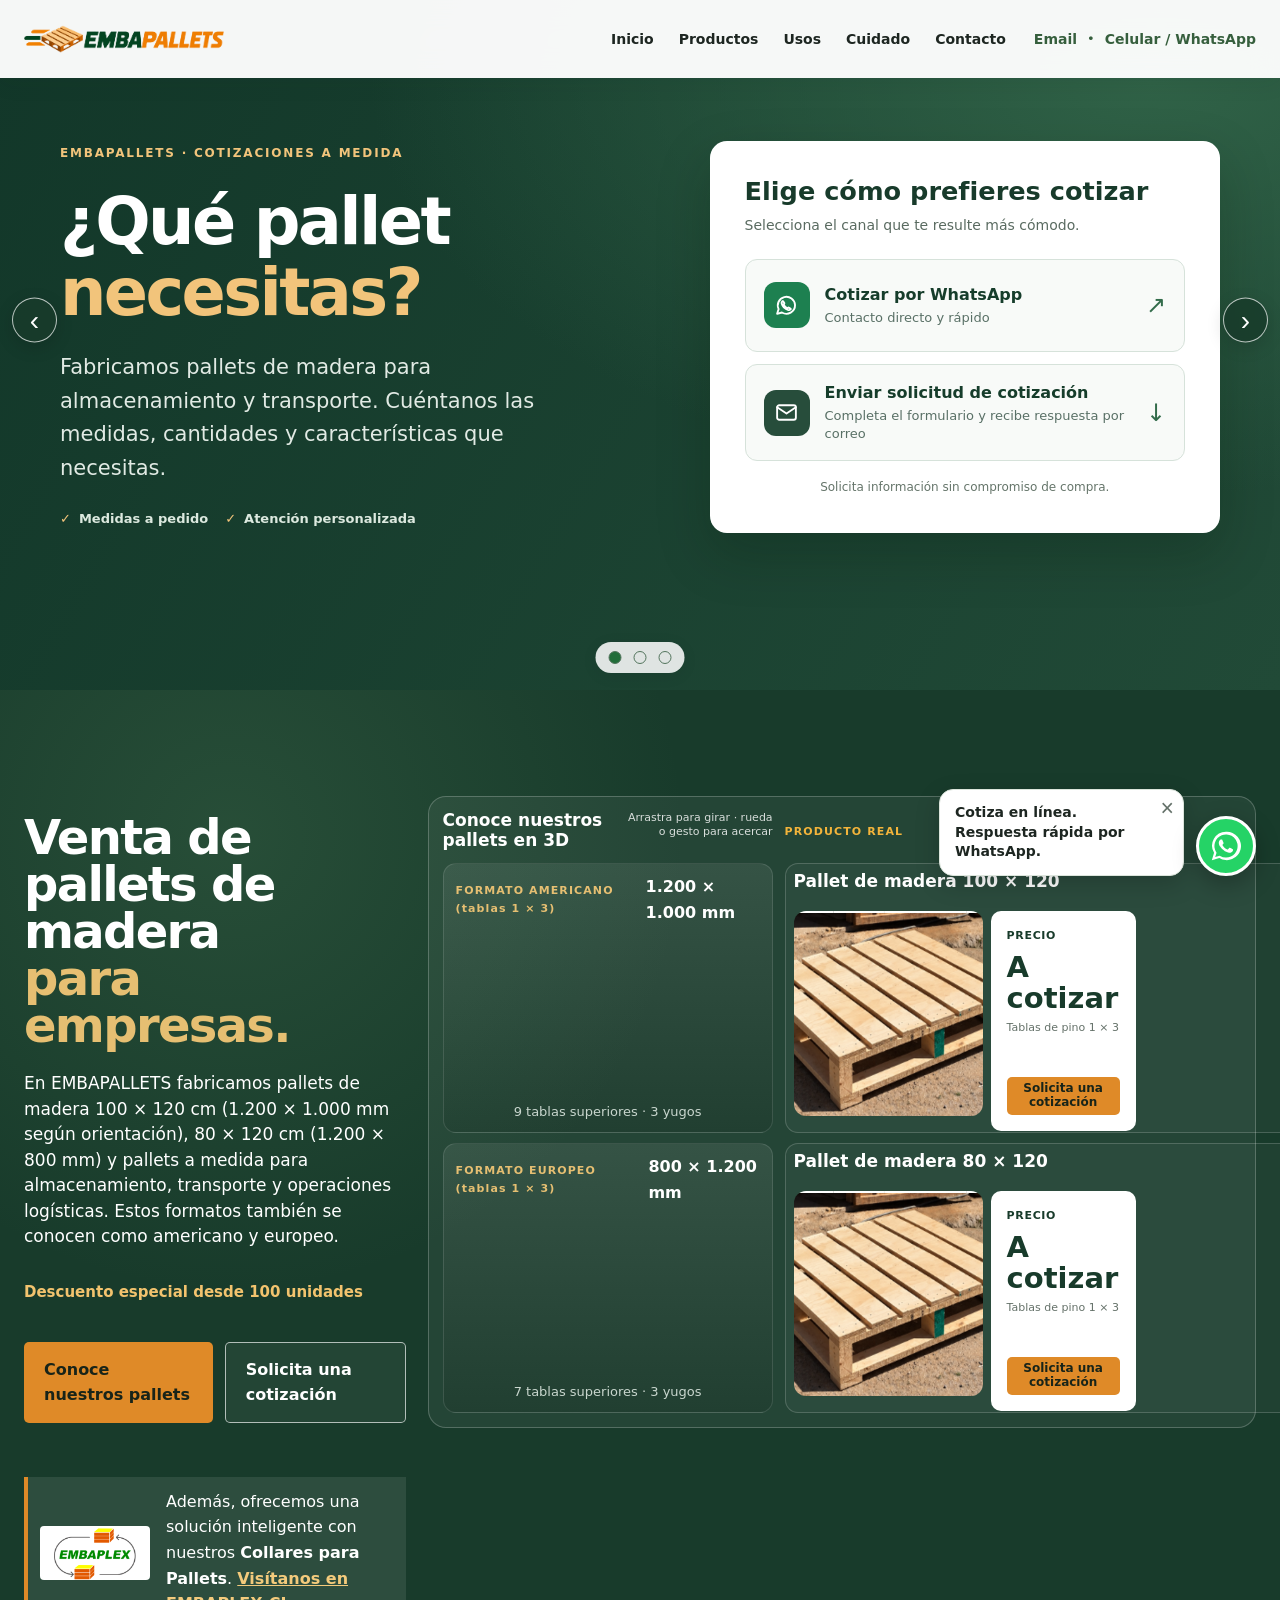
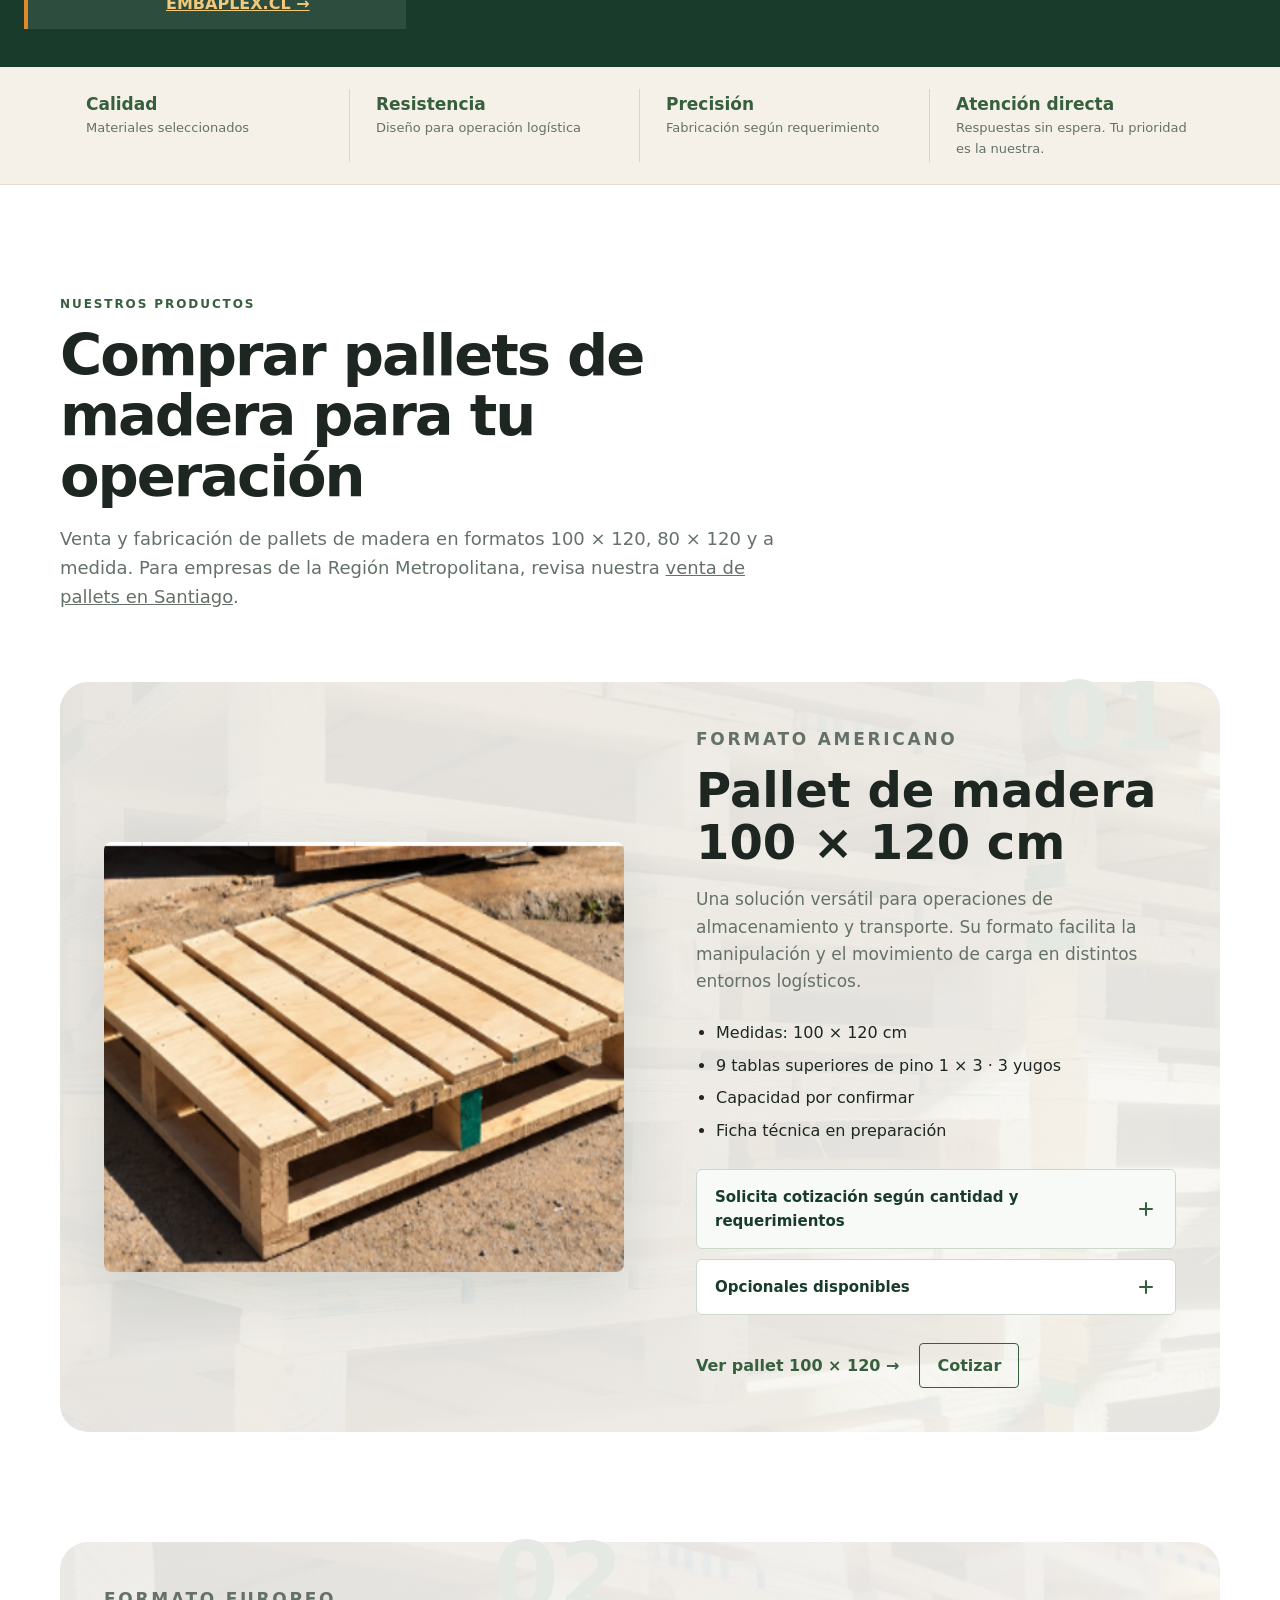
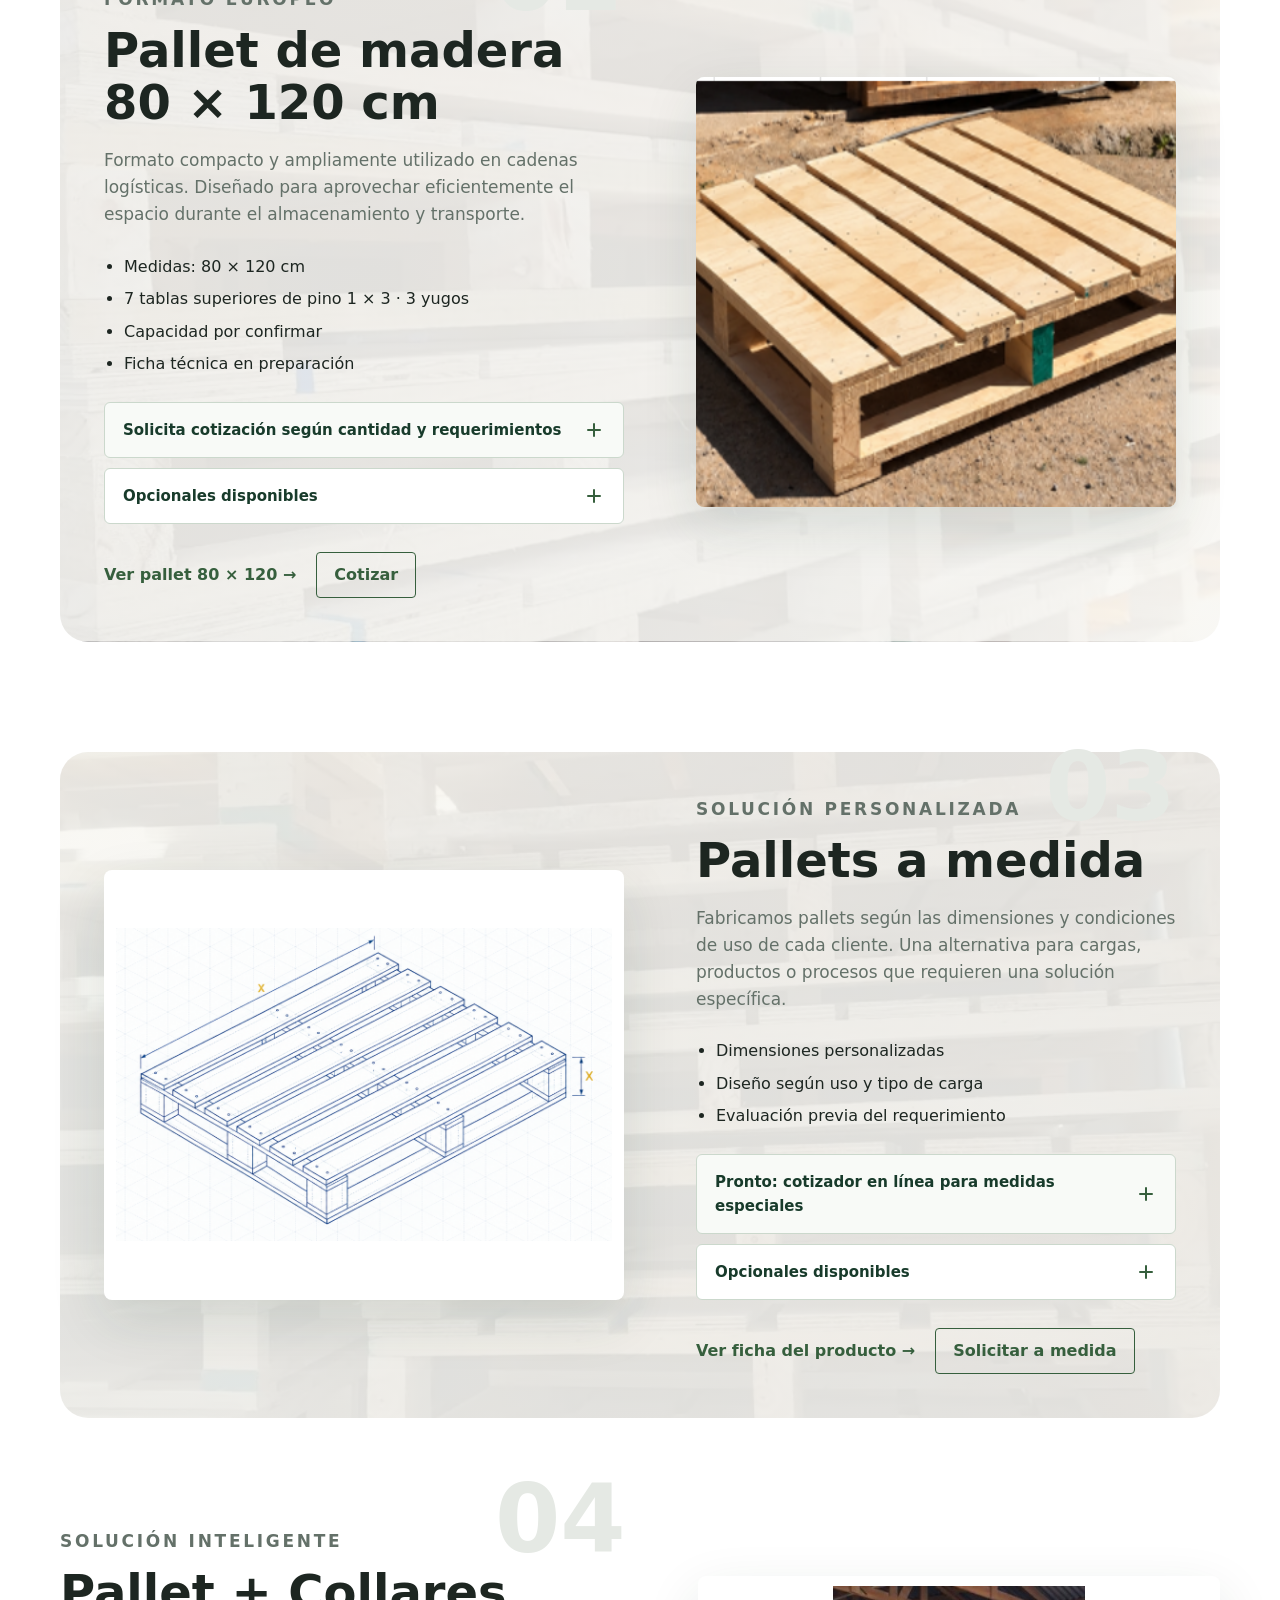
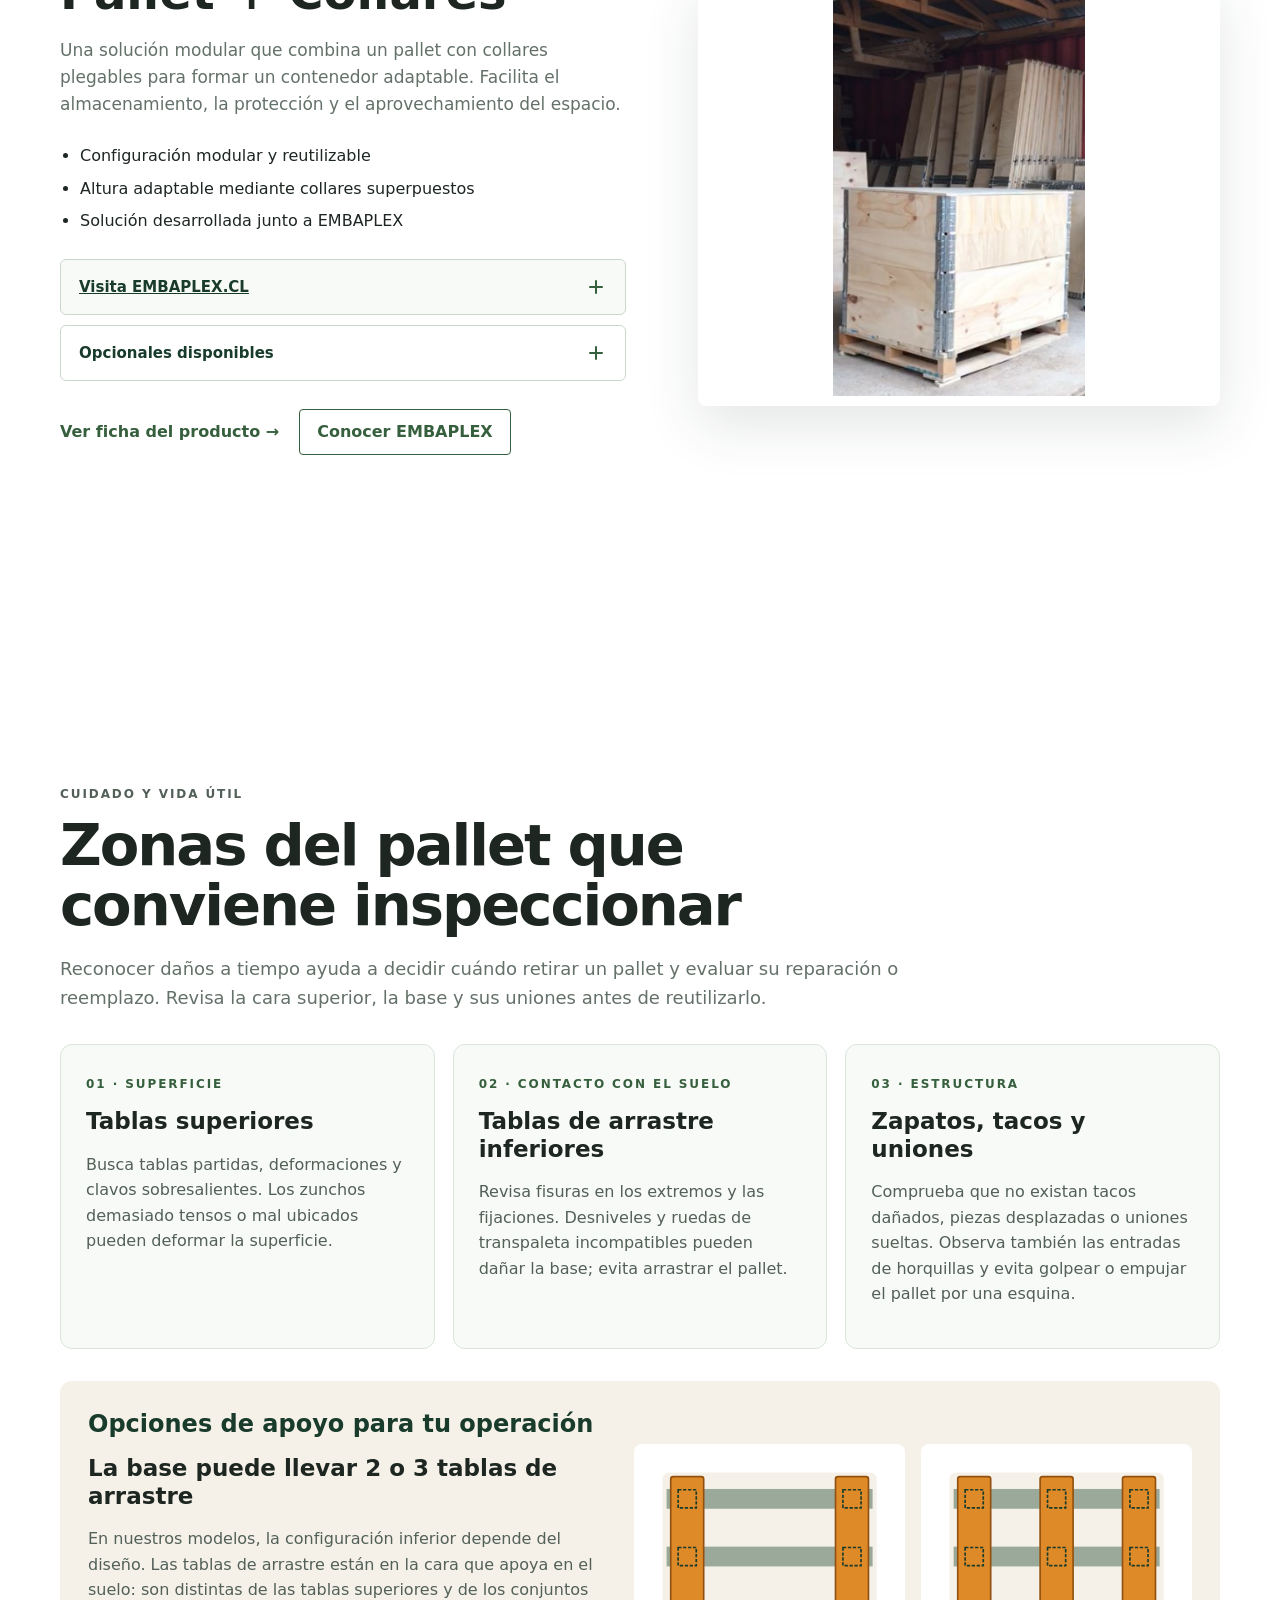
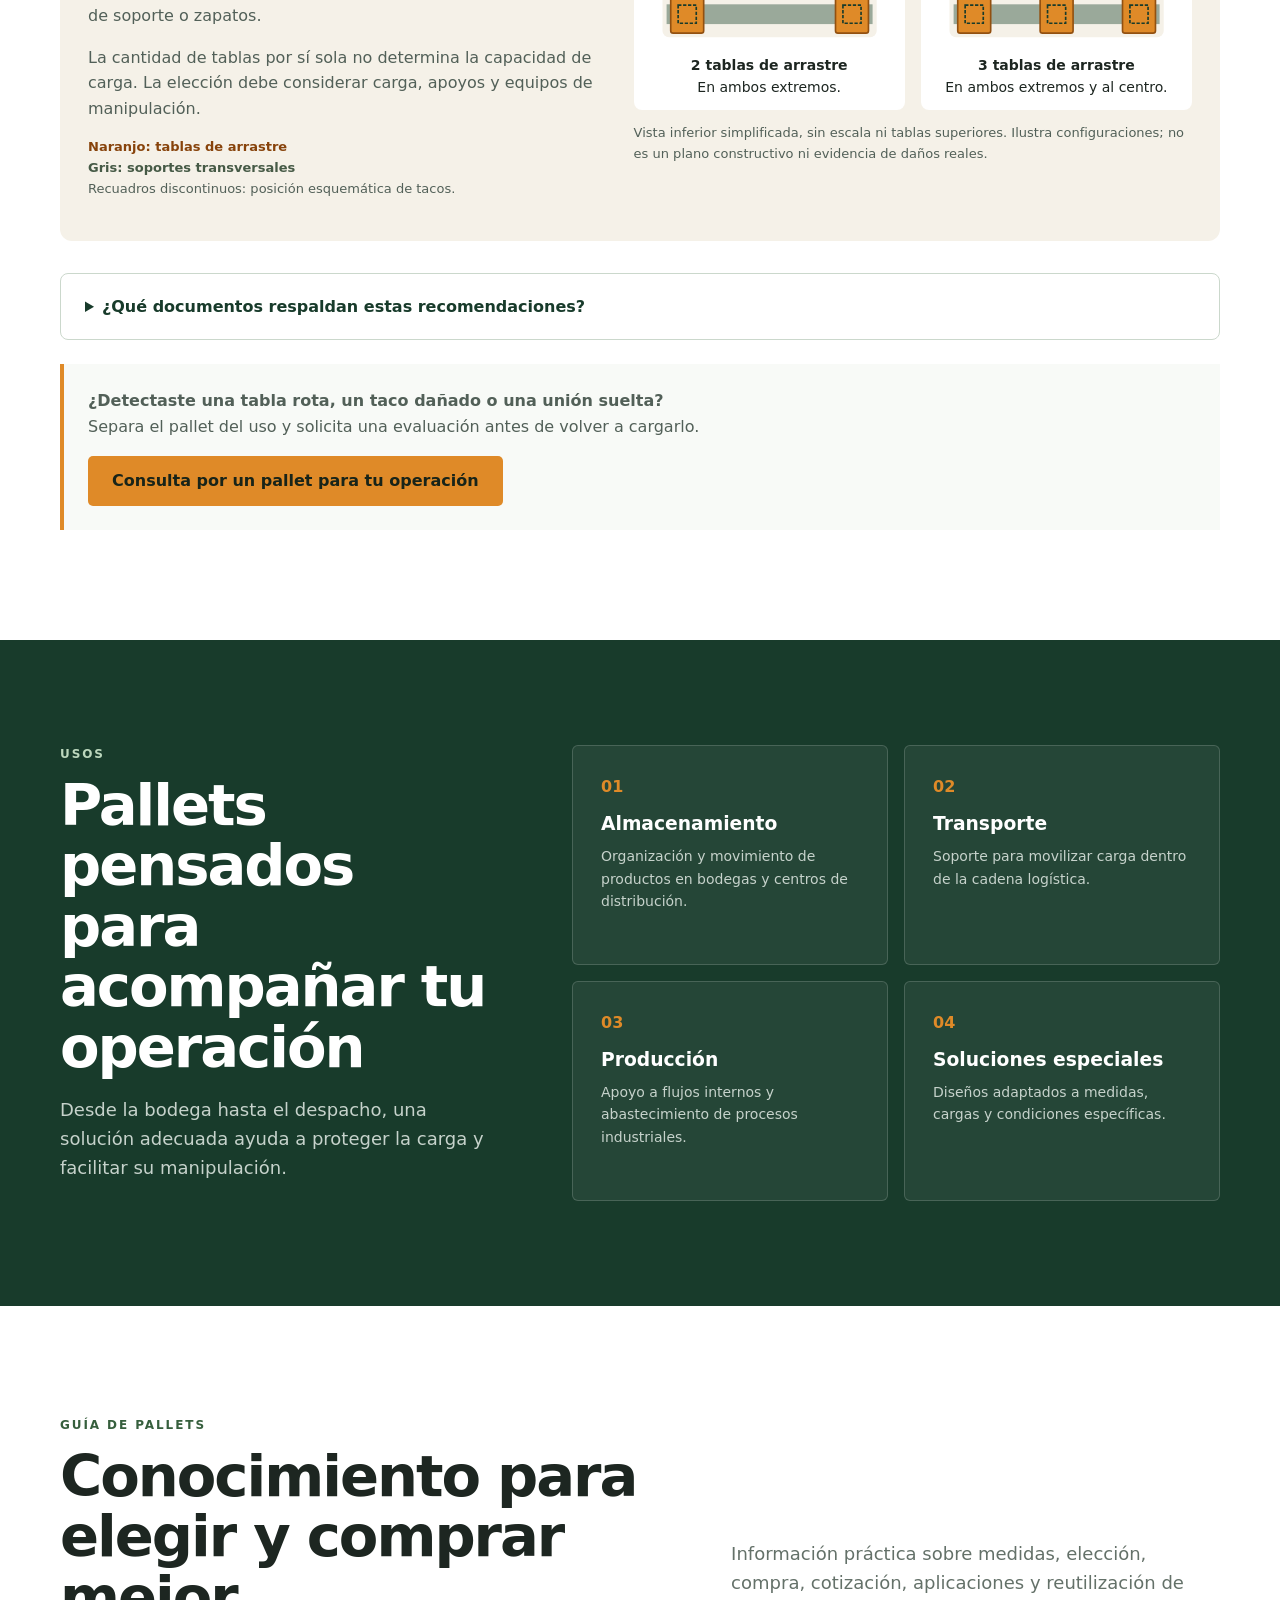
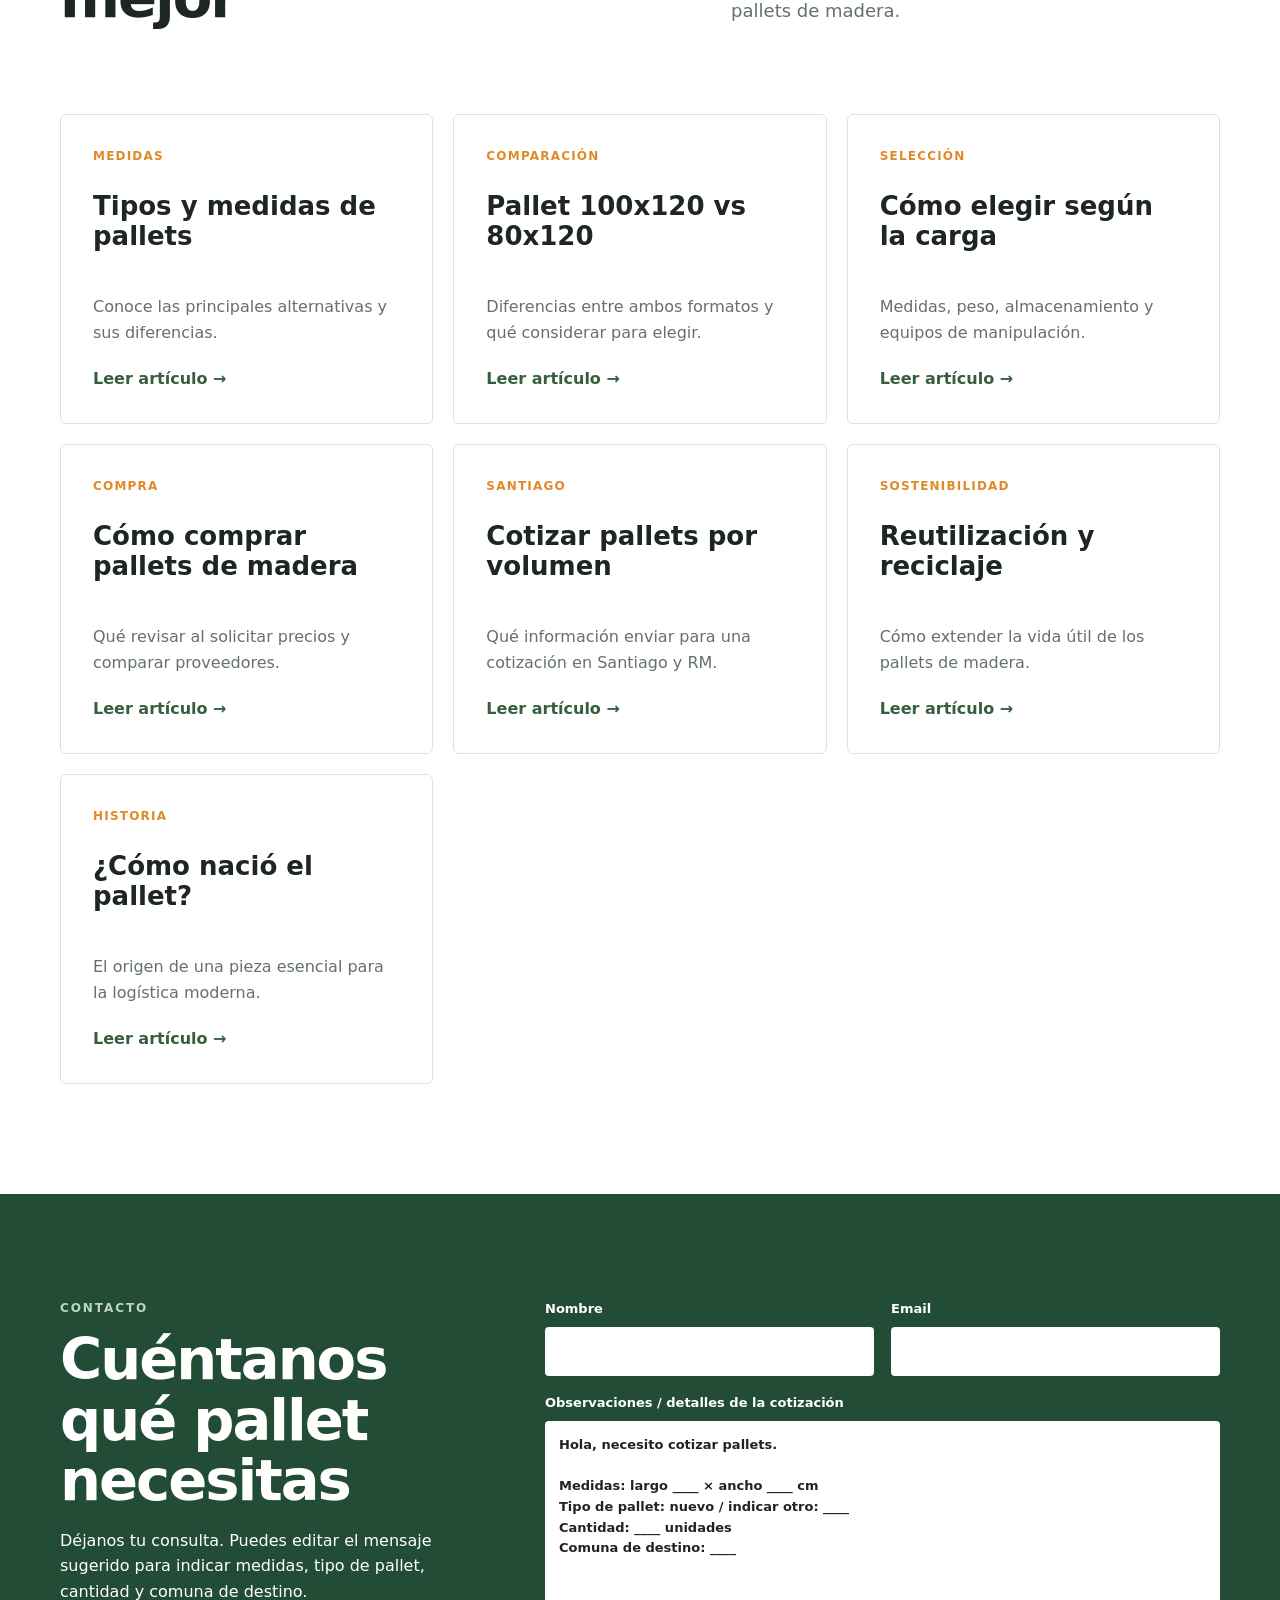
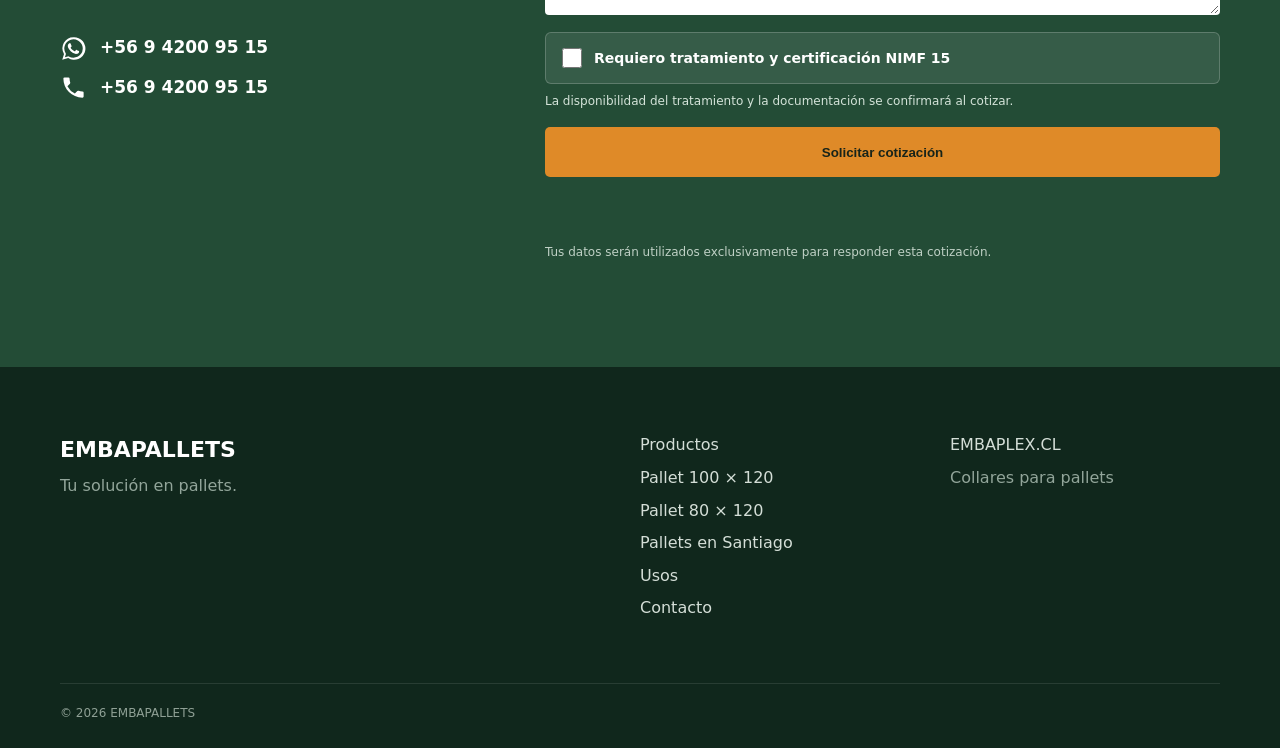
<file: index.html>
<!doctype html>
<html lang="es">
<head>
  <!-- Google tag (gtag.js) -->
  <script async src="https://www.googletagmanager.com/gtag/js?id=AW-18410037416"></script>
  <script>
    window.dataLayer = window.dataLayer || [];
    function gtag(){dataLayer.push(arguments);}
    gtag('js', new Date());
    gtag('config', 'AW-18410037416');
  </script>
  <meta charset="utf-8">
  <meta name="viewport" content="width=device-width, initial-scale=1">
  <!-- TriMax pausado: se conserva la imagen, pero no se precarga mientras esté oculto. -->
  <title>Venta de Pallets de Madera | 100x120, 80x120 y a Medida | EMBAPALLETS</title><link rel="canonical" href="https://embapallets.cl/">
  <meta name="description" content="Venta y fabricación de pallets de madera para empresas. Pallets 100x120 cm (1200x1000 mm), 80x120 cm (1200x800 mm) y pallets a medida.">
      <link rel="stylesheet" href="css/styles.css?v=20261022-cotizaciones1">
<script type="application/ld+json">
{
  "@context": "https://schema.org",
  "@type": "Organization",
  "name": "EMBAPALLETS",
  "url": "https://embapallets.cl/",
  "logo": "https://embapallets.cl/assets/images/embapallets-logo-header.png",
  "description": "Venta y fabricación de pallets de madera para empresas: pallets 100 x 120 cm, 80 x 120 cm y pallets a medida.",
  "contactPoint": {
    "@type": "ContactPoint",
    "telephone": "+56-9-4200-9515",
    "contactType": "sales",
    "availableLanguage": "Spanish"
  },
  "areaServed": {
    "@type": "AdministrativeArea",
    "name": "Región Metropolitana de Santiago, Chile"
  }
}
</script>
<style>
.pallet-care .section-heading{margin-bottom:32px;max-width:850px}
.care-grid{display:grid;grid-template-columns:repeat(3,minmax(0,1fr));gap:18px}
.care-grid article{padding:25px;border:1px solid #dce3dc;border-radius:12px;background:#f8faf7}
.pallet-care h3{font-size:23px;line-height:1.2;margin:12px 0}
.pallet-care p{color:#526058}
.care-base{display:grid;grid-template-columns:1fr 1.1fr;gap:38px;align-items:center;margin:32px 0;padding:28px;background:#f5f1e8;border-radius:12px}
.pallet-care .care-base-subtitle{font-size:24px;font-weight:800;line-height:1.25;color:#183b2b;margin:0 0 16px;letter-spacing:normal}
.care-diagrams{display:grid;grid-template-columns:1fr 1fr;gap:16px}
.care-diagrams figure{margin:0;background:#fff;padding:12px;border-radius:8px}
.care-diagrams svg{display:block;width:100%;height:auto}
.care-diagrams figcaption{font-size:14px;text-align:center}
.pallet-care .care-caption,.care-legend{font-size:13px}
.care-orange{color:#87430b;font-weight:700}.care-grey{color:#465a46;font-weight:700}
.care-evidence{padding:20px 24px;border:1px solid #cbd8cc;border-radius:8px}
.care-evidence summary{cursor:pointer;font-weight:750;color:#183b2b}
.care-evidence a{font-weight:700;text-underline-offset:3px}
.care-action{margin-top:24px;padding:24px;border-left:4px solid #df8a28;background:#f8faf7}
.care-action p{margin-top:0}.care-action .button{white-space:normal;text-align:center}
@media(max-width:760px){.care-grid,.care-base{grid-template-columns:1fr}.care-base{padding:20px;gap:14px}.care-grid article{padding:20px}.care-diagrams{gap:8px}.care-diagrams figure{padding:5px}.care-action{padding:18px}.care-action .button{padding:12px 16px}}
</style>
  <style>
    #quote-confirmation {
      max-width: min(28rem, calc(100% - 2rem));
      padding: 1.5rem;
      border: 0;
      border-radius: 0.75rem;
      color: #17202a;
      background: #fff;
    }

    #quote-confirmation::backdrop {
      background: rgb(0 0 0 / 55%);
    }
  </style>
</head>
<body>
  <header class="site-header">
    <a class="brand" href="#inicio" aria-label="EMBAPALLETS inicio"><img class="brand-logo" src="assets/images/embapallets-logo-header.png?v=20260921-1" alt="EMBAPALLETS"></a>
    <button class="menu-toggle" aria-label="Abrir menú" aria-expanded="false">☰</button>
    <nav class="main-nav" aria-label="Navegación principal"><a href="#inicio">Inicio</a><a href="#productos">Productos</a><a href="#usos">Usos</a><a href="#inspeccion">Cuidado</a><a href="#contacto">Contacto</a></nav>
    <div class="header-contact"><a href="#contacto">Email</a><span>•</span><a href="#contacto">Celular / WhatsApp</a></div>
  </header>

  <main>
    
    <!-- Carrusel principal. Agregar futuras diapositivas dentro de hero-carousel-viewport. -->
    <div class="hero-carousel" id="inicio" role="region" aria-roledescription="carrusel" aria-label="Destacados de EMBAPALLETS" data-hero-carousel>
      <div class="hero-carousel-viewport">


        <!-- Primera lámina: contacto inmediato o solicitud por formulario, sin duplicar formularios. -->
        <section class="hero-carousel-slide hero-quote-slide is-active" data-hero-slide aria-labelledby="quote-hero-title">
          <div class="wrap hero-quote-layout">
            <div class="hero-quote-copy">
              <p class="hero-quote-eyebrow">EMBAPALLETS · COTIZACIONES A MEDIDA</p>
              <h1 id="quote-hero-title">¿Qué pallet <span>necesitas?</span></h1>
              <p class="hero-quote-lead">Fabricamos pallets de madera para almacenamiento y transporte. Cuéntanos las medidas, cantidades y características que necesitas.</p>
              <p class="hero-quote-benefits"><span>Medidas a pedido</span><span>Atención personalizada</span></p>
            </div>
            <div class="hero-quote-panel" aria-label="Opciones para solicitar cotización">
              <h2 class="hero-quote-panel-title">Elige cómo prefieres cotizar</h2>
              <p class="hero-quote-panel-lead">Selecciona el canal que te resulte más cómodo.</p>
              <a class="hero-quote-option hero-quote-whatsapp-option" href="https://wa.me/56942009515?text=Hola%2C%20quiero%20cotizar%20pallets.%20Necesito%20indicar%20medidas%2C%20tipo%20de%20pallet%2C%20cantidad%20y%20comuna%20de%20destino." target="_blank" rel="noopener noreferrer" aria-label="Cotizar pallets directamente por WhatsApp">
                <span class="hero-quote-icon" aria-hidden="true"><svg viewBox="0 0 24 24"><path d="M20.2 11.5a8.3 8.3 0 0 1-12.6 7.2L3 20l1.4-4.5A8.3 8.3 0 1 1 20.2 11.5Z"/><path d="M8.1 8.1c.3-.4.7-.4.9 0l.9 1.6c.2.3.1.5-.2.8l-.5.5a7 7 0 0 0 3.7 3.7l.5-.5c.3-.3.5-.4.8-.2l1.6.9c.4.2.4.6 0 .9-.6.6-1.2.8-2 .6-3.3-.9-5.6-3.2-6.5-6.5-.2-.8 0-1.4.8-2.1Z"/></svg></span>
                <span class="hero-quote-option-copy"><strong>Cotizar por WhatsApp</strong><small>Contacto directo y rápido</small></span>
                <span class="hero-quote-arrow" aria-hidden="true">↗</span>
              </a>
              <a class="hero-quote-option hero-quote-form-option" href="#quote-form" aria-label="Ir al formulario de cotización para enviar tu solicitud por correo">
                <span class="hero-quote-icon" aria-hidden="true"><svg viewBox="0 0 24 24"><rect x="3" y="5" width="18" height="14" rx="2"/><path d="m3 7 9 6 9-6"/></svg></span>
                <span class="hero-quote-option-copy"><strong>Enviar solicitud de cotización</strong><small>Completa el formulario y recibe respuesta por correo</small></span>
                <span class="hero-quote-arrow" aria-hidden="true">↓</span>
              </a>
              <p class="hero-quote-note">Solicita información sin compromiso de compra.</p>
            </div>
          </div>
        </section>

        <!-- Segunda lámina: los cuatro atributos ya publicados en trust-strip. -->
        <section class="hero-carousel-slide hero-values-slide" data-hero-slide aria-labelledby="values-hero-title" hidden>
          <div class="wrap hero-values-layout">
            <div class="hero-values-copy">
              <p class="hero-values-eyebrow">EMBAPALLETS · SOLUCIONES INDUSTRIALES</p>
              <h1 id="values-hero-title">Más que pallets,<br><span>soluciones para tu operación.</span></h1>
              <p class="hero-values-intro">Fabricamos pallets de madera adaptados a las necesidades de almacenamiento y transporte de tu empresa.</p>
              <a class="hero-values-cta" href="https://wa.me/56942009515?text=Hola%2C%20quiero%20solicitar%20una%20cotizaci%C3%B3n%20de%20pallets%20para%20mi%20empresa." target="_blank" rel="noopener noreferrer">Solicita una cotización <span aria-hidden="true">→</span></a>
            </div>
            <div class="hero-values-cards" aria-label="Atributos de Embapallets">
              <article class="hero-values-card">
                <span class="hero-values-icon" aria-hidden="true"><svg viewBox="0 0 24 24" fill="none" stroke="currentColor" stroke-width="1.8" stroke-linecap="round" stroke-linejoin="round"><path d="M12 22s8-4 8-10V5l-8-3-8 3v7c0 6 8 10 8 10Z"/><path d="m9 12 2 2 4-4"/></svg></span>
                <h2>Calidad</h2>
                <p>Materiales seleccionados</p>
              </article>
              <article class="hero-values-card">
                <span class="hero-values-icon" aria-hidden="true"><svg viewBox="0 0 24 24" fill="none" stroke="currentColor" stroke-width="1.8" stroke-linecap="round" stroke-linejoin="round"><path d="m12 2 9 5-9 5-9-5 9-5Z"/><path d="M3 7v10l9 5 9-5V7M12 12v10"/></svg></span>
                <h2>Resistencia</h2>
                <p>Diseño para operación logística</p>
              </article>
              <article class="hero-values-card">
                <span class="hero-values-icon" aria-hidden="true"><svg viewBox="0 0 24 24" fill="none" stroke="currentColor" stroke-width="1.8" stroke-linecap="round" stroke-linejoin="round"><path d="M4 20 20 4M6 4H4v2M20 18v2h-2M2 13l9 9 11-11-9-9-11 11Z"/><path d="m10 9 2 2m1-5 2 2m-8 4 2 2"/></svg></span>
                <h2>Precisión</h2>
                <p>Fabricación según requerimiento</p>
              </article>
              <article class="hero-values-card">
                <span class="hero-values-icon" aria-hidden="true"><svg viewBox="0 0 24 24" fill="none" stroke="currentColor" stroke-width="1.8" stroke-linecap="round" stroke-linejoin="round"><path d="M21 11.5a8.4 8.4 0 0 1-.9 3.8A8.5 8.5 0 0 1 12.5 20a8.4 8.4 0 0 1-3.8-.9L3 21l1.9-5.7a8.4 8.4 0 0 1-.9-3.8A8.5 8.5 0 0 1 12.5 3 8.5 8.5 0 0 1 21 11.5Z"/><path d="M9 11h7m-7 4h4"/></svg></span>
                <h2>Atención directa</h2>
                <p>Respuestas sin espera. Tu prioridad es la nuestra.</p>
              </article>
            </div>
          </div>
        </section>

        <!-- Diapositiva pausada: oferta medio pallet 500 x 1200 mm. PAUSADA: quitar data-hero-disabled para reactivarla. -->
        <section class="hero-carousel-slide hero-offer-slide" data-hero-slide data-hero-disabled aria-label="Oferta especial de medio pallet" hidden>
          <div class="wrap hero-offer-grid">
            <div class="hero-offer-copy">
              <p class="hero-offer-label">OFERTA ESPECIAL · Stock limitado</p>
              <h2>MEDIO PALLET <span>500 × 1200 mm</span></h2>
              <p class="hero-offer-stock">Stock limitado: <strong>50 unidades</strong></p>
              <p class="hero-offer-price"><strong>$5.400</strong> <span>netos + IVA</span></p>
              <p class="hero-offer-lead">Ideal para almacenamiento y transporte liviano.</p>
              <div class="hero-offer-actions">
                <a class="button hero-offer-cta" href="#contacto" data-quote-product="Medio pallet 500 × 1200 mm (oferta)">Cotizar ahora →</a>
                <span>Hasta agotar stock</span>
              </div>
              <p class="hero-offer-fineprint">Precio por unidad, sin IVA. Capacidad de carga sujeta a evaluación del uso.</p>
            </div>
            <figure class="hero-offer-visual">
              <img src="assets/images/medio-pallet-500x1200.svg?v=20261018-3" width="900" height="380" loading="lazy" decoding="async" alt="Medio pallet de madera de 1200 por 500 milímetros, con tres tablas superiores y apoyos inferiores continuos." />
              <figcaption>3 tablas superiores de <strong>140 mm</strong> · 2 espacios de <strong>40 mm</strong> · Apoyos continuos</figcaption>
            </figure>
          </div>
        </section>
        <!-- Diapositiva pausada: PALLET TRIMAX. Para reactivarla, retirar data-hero-disabled de esta sección. -->
        <section class="hero-carousel-slide hero-trimax-slide" data-hero-slide data-hero-disabled aria-labelledby="trimax-hero-title" hidden>
          <div class="wrap trimax-hero-grid">
            <div class="trimax-hero-copy">
              <p class="trimax-eyebrow">PRÓXIMO LANZAMIENTO · EMBAPALLETS</p>
              <h1 id="trimax-hero-title">PALLET <span>TRIMAX</span></h1>
              <p class="trimax-headline">Una nueva generación de pallets para logística y almacenamiento.</p>
              <div class="trimax-benefits" aria-label="Conceptos del producto en desarrollo">
                <div><strong>MODULAR Y PLEGABLE</strong><span>Optimiza espacio en bodegas y transporte.</span></div>
                <div><strong>FUNCIONALIDAD DUAL</strong><span>Utiliza sus piezas para transformarse en un cajón resistente.</span></div>
                <div><strong>MAYOR VIDA ÚTIL</strong><span>Componentes reemplazables que facilitan su reparación y reutilización.</span></div>
              </div>
              <div class="trimax-ctas">
                <a class="trimax-button trimax-gold" href="https://wa.me/56942009515?text=Hola%2C%20me%20interesa%20conocer%20m%C3%A1s%20sobre%20el%20Pallet%20TriMax%20de%20Embapallets.%20%C2%BFMe%20pueden%20enviar%20informaci%C3%B3n%3F" target="_blank" rel="noopener noreferrer" aria-label="Conocer más sobre Pallet TriMax por WhatsApp" data-trimax-more>Conocer más <span aria-hidden="true">→</span></a>
              </div>
              <p class="trimax-preferred">Empresas seleccionadas para pruebas piloto podrán acceder a un precio preferencial de lanzamiento. Condiciones por confirmar.</p>
            </div>
            <figure class="trimax-visual">
              <img src="assets/images/trimax-concepto.avif?v=20261018-2" width="360" height="420" decoding="async" fetchpriority="high" alt="Representación conceptual de un pallet plegable y un cajón de madera, como inspiración del nuevo Pallet TRIMAX." />
              <figcaption>Imagen conceptual · Producto en desarrollo</figcaption>
            </figure>
          </div>
        </section>
        <!-- Diapositiva activa: Pallet de mayor vida útil -->
        <section class="feature-hero hero-carousel-slide" data-hero-slide aria-labelledby="feature-hero-title" hidden>
      <div class="wrap feature-hero-grid">
        <div class="feature-hero-copy">
          <p class="feature-eyebrow">SOLUCIONES QUE DAN MÁS VALOR</p>
          <h1 id="feature-hero-title">Pallet de<br><span>mayor vida útil</span></h1>
          <p class="feature-hero-lead">Tablas exteriores fijadas con <strong>tornillos en lugar de clavos</strong> para facilitar el reemplazo de piezas dañadas y prolongar la vida útil del pallet.</p>
          <ul class="feature-benefits" aria-label="Beneficios del sistema de fijación">
            <li><span class="feature-benefit-icon" aria-hidden="true">✓</span><span>Diseñado para<br><strong>durar más</strong></span></li>
            <li><span class="feature-benefit-icon" aria-hidden="true">↻</span><span>Reemplazo rápido<br><strong>de tablas</strong></span></li>
            <li><span class="feature-benefit-icon" aria-hidden="true">$</span><span>Menor costo de<br><strong>mantenimiento</strong></span></li>
          </ul>
          <div class="feature-hero-actions">
            <a class="button feature-primary" href="#contacto" data-quote-product="Pallet de mayor vida útil (con tornillos)">Cotizar ahora →</a>
            <a class="button feature-secondary" href="#modelos">Conocer otros pallets</a>
          </div>
          <p class="feature-hero-note">La fijación con tornillos facilita la reparación; la aptitud para cada carga depende del diseño y uso del pallet.</p>
        </div>
        <figure class="feature-hero-visual">
          <img src="assets/images/hero-pallet-tornillos.webp" width="780" height="566" fetchpriority="high" decoding="async" alt="Pallet de madera con detalle ampliado de un tornillo en una tabla exterior para facilitar el reemplazo de piezas dañadas.">
          <figcaption class="feature-photo-caption">Imagen ilustrativa del sistema de fijación en las tablas exteriores.</figcaption>
        </figure>
      </div>
        </section>
        <!-- Diapositiva pausada: Euro Pallet 800 x 1200 mm. PAUSADA: quitar data-hero-disabled para reactivarla. -->
        <section class="hero-carousel-slide hero-euro-slide" data-hero-slide data-hero-disabled aria-label="Euro Pallet 800 por 1200 milímetros" hidden>
          <a class="hero-euro-banner" href="#contacto" data-quote-product="Euro Pallet 800 × 1200 mm" aria-label="Cotizar Euro Pallet 800 por 1200 mm por $13.900 netos más IVA">
            <img src="assets/images/euro-pallet-800x1200-banner.avif?v=20261018-1" width="1100" height="445" loading="lazy" decoding="async" alt="Euro Pallet Embapallets 800 × 1200 mm. Cubierta de 7 tablas: 3 de 125 mm y 4 de 90 mm; separación aproximada de 10,8 mm, con 9 tacos. Marca quemada horizontal en la tabla exterior. Precio $13.900 netos más IVA." />
            <svg class="hero-euro-price-replacement" viewBox="0 0 1100 445" preserveAspectRatio="xMidYMid meet" aria-hidden="true" focusable="false">
              <defs><linearGradient id="euro-price-orange" x1="0%" y1="0%" x2="100%" y2="0%"><stop offset="0%" stop-color="#d36a38"/><stop offset="100%" stop-color="#ed7a42"/></linearGradient></defs>
              <rect x="67" y="235" width="261" height="91" rx="14" fill="url(#euro-price-orange)"/>
              <text x="197.5" y="290" text-anchor="middle" font-family="Arial, Helvetica, sans-serif" font-weight="900" font-size="49" fill="#ffffff">$13.900</text>
              <text x="197.5" y="318" text-anchor="middle" font-family="Arial, Helvetica, sans-serif" font-weight="700" font-size="19" fill="#ffffff">netos + IVA</text>
            </svg>
          </a>
          <div class="hero-euro-mobile-summary">
            <strong>Euro Pallet 800 × 1200 mm</strong>
            <span>7 tablas superiores · 9 tacos · $13.900 netos + IVA</span>
            <a href="#contacto" class="button hero-offer-cta" data-quote-product="Euro Pallet 800 × 1200 mm">Cotizar Euro Pallet →</a>
          </div>
        </section>
      </div>
      <!-- Únicas flechas del carrusel: controles reales, no incluidos en los banners. -->
      <div class="hero-carousel-controls" aria-label="Navegación del carrusel" hidden>
        <button type="button" class="hero-carousel-arrow hero-carousel-prev" aria-label="Ver destacado anterior">‹</button>
        <div class="hero-carousel-dots" role="group" aria-label="Elegir destacado"></div>
        <button type="button" class="hero-carousel-arrow hero-carousel-next" aria-label="Ver siguiente destacado">›</button>
      </div>
    </div>

    <!-- Portada anterior conservada con los modelos 3D debajo -->
    <section class="hero hero-original" id="modelos">
      <div class="hero-layout wrap hero-layout-wide">
        <div class="hero-content">
          <h2>Venta de pallets de madera<br><span>para empresas.</span></h2>
          <p class="hero-lead">En EMBAPALLETS fabricamos pallets de madera 100 × 120 cm (1.200 × 1.000 mm según orientación), 80 × 120 cm (1.200 × 800 mm) y pallets a medida para almacenamiento, transporte y operaciones logísticas. Estos formatos también se conocen como americano y europeo.</p>
                    <p class="delivery"><strong>Descuento especial desde 100 unidades</strong></p>
          <div class="hero-actions"><a class="button primary" href="#productos">Conoce nuestros pallets</a><a class="button secondary" href="#contacto">Solicita una cotización</a></div>
          <div class="embaplex-note">
            <a class="embaplex-logo" href="https://embaplex.cl/" target="_blank" rel="noopener" aria-label="Visitar EMBAPLEX.CL"><img src="assets/images/logo%20en%20PNG.png?v=20260921-1" alt="Logo EMBAPLEX"></a>
            <p>Además, ofrecemos una solución inteligente con nuestros <strong>Collares para Pallets</strong>. <a href="https://embaplex.cl/" target="_blank" rel="noopener">Visítanos en EMBAPLEX.CL →</a></p>
          </div>
        </div>

        <div class="hero-product-matrix" aria-label="Comparación visual de pallets">
          <div class="matrix-heading matrix-heading-3d"><strong>Conoce nuestros pallets en 3D</strong><span>Arrastra para girar · rueda o gesto para acercar</span></div>
          <div class="matrix-heading matrix-heading-real"><span>PRODUCTO REAL</span></div>

          <article class="pallet-viewer-card matrix-cell matrix-3d">
            <div class="viewer-label"><span>FORMATO AMERICANO (tablas 1 × 3)</span><strong>1.200 × 1.000 mm</strong></div>
            <div class="pallet-canvas" data-pallet-width="1000" data-pallet-length="1200" data-deck-count="9" aria-label="Pallet estándar 1200 por 1000 milímetros en 3D"></div>
            <div class="viewer-spec">9 tablas superiores · 3 yugos</div>
          </article>
          <article class="real-product-item matrix-cell matrix-real">
            <h3 class="real-product-name">Pallet de madera 100 × 120</h3>
            <div class="real-product-body">
              <figure class="real-product-photo"><img src="assets/images/foto1.png" alt="Foto real de pallet americano EMBAPALLETS"></figure>
              <div class="real-product-price"><span>Precio</span><strong>A cotizar</strong><p>Tablas de pino 1 × 3</p><a class="button primary" href="#contacto">Solicita una cotización</a></div>
            </div>
          </article>

          <article class="pallet-viewer-card matrix-cell matrix-3d">
            <div class="viewer-label"><span>FORMATO EUROPEO (tablas 1 × 3)</span><strong>800 × 1.200 mm</strong></div>
            <div class="pallet-canvas" data-pallet-width="800" data-pallet-length="1200" data-deck-count="7" aria-label="Pallet 800 por 1200 milímetros en 3D"></div>
            <div class="viewer-spec">7 tablas superiores · 3 yugos</div>
          </article>
          <article class="real-product-item matrix-cell matrix-real">
            <h3 class="real-product-name">Pallet de madera 80 × 120</h3>
            <div class="real-product-body">
              <figure class="real-product-photo"><img src="assets/images/foto1.png" alt="Foto real de pallet europeo EMBAPALLETS"></figure>
              <div class="real-product-price"><span>Precio</span><strong>A cotizar</strong><p>Tablas de pino 1 × 3</p><a class="button primary" href="#contacto">Solicita una cotización</a></div>
            </div>
          </article>
        </div>
      </div>
    </section>

    <section class="trust-strip" aria-label="Atributos"><div><strong>Calidad</strong><span>Materiales seleccionados</span></div><div><strong>Resistencia</strong><span>Diseño para operación logística</span></div><div><strong>Precisión</strong><span>Fabricación según requerimiento</span></div><div><strong>Atención directa</strong><span>Respuestas sin espera. Tu prioridad es la nuestra.</span></div></section>

    <section class="section wrap" id="productos">
      <div class="section-heading"><p class="eyebrow">NUESTROS PRODUCTOS</p><h2>Comprar pallets de madera para tu operación</h2><p>Venta y fabricación de pallets de madera en formatos 100 × 120, 80 × 120 y a medida. Para empresas de la Región Metropolitana, revisa nuestra <a href="venta-pallets-santiago.html">venta de pallets en Santiago</a>.</p></div>

      <article class="product-row">
        <div class="product-image"><img src="assets/images/foto1.png" alt="Fotografía real de pallet americano de madera de 100 por 120 centímetros"></div>
                <div class="product-copy"><span class="product-number">01</span><p class="eyebrow">FORMATO AMERICANO</p><h3>Pallet de madera 100 × 120 cm</h3><p>Una solución versátil para operaciones de almacenamiento y transporte. Su formato facilita la manipulación y el movimiento de carga en distintos entornos logísticos.</p><ul><li>Medidas: 100 × 120 cm</li><li>9 tablas superiores de pino 1 × 3 · 3 yugos</li><li>Capacidad por confirmar</li><li>Ficha técnica en preparación</li></ul>
                    <details class="price-item"><summary><span>Solicita cotización según cantidad y requerimientos</span><span class="price-symbol" aria-hidden="true"></span></summary><div class="price-detail"><div><span>Descuento especial desde 100 unidades</span></div></div></details>
                                        <details class="price-item optional-item"><summary><span>Opcionales disponibles</span><span class="price-symbol" aria-hidden="true"></span></summary><div class="optional-detail"><ul><li>Madera seca</li><li>Refuerzo para carga</li><li>Marcación personalizada</li></ul></div></details>
          <div class="inline-actions"><a class="text-link" href="productos/pallet-estandar-100x120.html">Ver pallet 100 × 120 →</a><a class="mini-button" href="#contacto">Cotizar</a></div>
        </div>
      </article>

      <article class="product-row reverse">
        <div class="product-image"><img src="assets/images/foto1.png" alt="Fotografía real de pallet europeo de madera de 80 por 120 centímetros"></div>
        <div class="product-copy"><span class="product-number">02</span><p class="eyebrow">FORMATO EUROPEO</p><h3>Pallet de madera 80 × 120 cm</h3><p>Formato compacto y ampliamente utilizado en cadenas logísticas. Diseñado para aprovechar eficientemente el espacio durante el almacenamiento y transporte.</p><ul><li>Medidas: 80 × 120 cm</li><li>7 tablas superiores de pino 1 × 3 · 3 yugos</li><li>Capacidad por confirmar</li><li>Ficha técnica en preparación</li></ul>
                    <details class="price-item"><summary><span>Solicita cotización según cantidad y requerimientos</span><span class="price-symbol" aria-hidden="true"></span></summary><div class="price-detail"><div><span>Descuento especial desde 100 unidades</span></div></div></details>
                                        <details class="price-item optional-item"><summary><span>Opcionales disponibles</span><span class="price-symbol" aria-hidden="true"></span></summary><div class="optional-detail"><ul><li>Madera seca</li><li>Refuerzo para carga</li><li>Marcación personalizada</li></ul></div></details>
          <div class="inline-actions"><a class="text-link" href="productos/pallet-europeo-80x120.html">Ver pallet 80 × 120 →</a><a class="mini-button" href="#contacto">Cotizar</a></div>
        </div>
      </article>

      <article class="product-row">
        <div class="product-image product-image-cad"><img src="foto2_AC.png?v=20260921-1" alt="Diseño técnico de pallet fabricado según las medidas del usuario"></div>
        <div class="product-copy"><span class="product-number">03</span><p class="eyebrow">SOLUCIÓN PERSONALIZADA</p><h3>Pallets a medida</h3><p>Fabricamos pallets según las dimensiones y condiciones de uso de cada cliente. Una alternativa para cargas, productos o procesos que requieren una solución específica.</p><ul><li>Dimensiones personalizadas</li><li>Diseño según uso y tipo de carga</li><li>Evaluación previa del requerimiento</li></ul>
                    <details class="price-item"><summary><span>Pronto: cotizador en línea para medidas especiales</span><span class="price-symbol" aria-hidden="true"></span></summary><div class="price-detail"><div><span>Descuento especial desde 100 unidades</span></div></div></details>
                                        <details class="price-item optional-item"><summary><span>Opcionales disponibles</span><span class="price-symbol" aria-hidden="true"></span></summary><div class="optional-detail"><ul><li>Madera seca</li><li>Refuerzo para carga</li><li>Marcación personalizada</li></ul></div></details>
          <div class="inline-actions"><a class="text-link" href="productos/pallets-a-medida.html">Ver ficha del producto →</a><a class="mini-button" href="#contacto">Solicitar a medida</a></div>
        </div>
      </article>

      <article class="product-row reverse">
        <div class="product-image product-image-collares"><img src="assets/images/Foto%20Cajones.jpg?v=20260921-1" alt="Pallet de madera equipado con cajones o collares para almacenamiento y transporte"></div>
        <div class="product-copy"><span class="product-number">04</span><p class="eyebrow">SOLUCIÓN INTELIGENTE</p><h3>Pallet + Collares</h3><p>Una solución modular que combina un pallet con collares plegables para formar un contenedor adaptable. Facilita el almacenamiento, la protección y el aprovechamiento del espacio.</p><ul><li>Configuración modular y reutilizable</li><li>Altura adaptable mediante collares superpuestos</li><li>Solución desarrollada junto a EMBAPLEX</li></ul>
                    <details class="price-item"><summary><span><a href="https://embaplex.cl/" target="_blank" rel="noopener">Visita EMBAPLEX.CL</a></span><span class="price-symbol" aria-hidden="true"></span></summary><div class="price-detail"><div><span>Descuento especial desde 100 unidades</span></div></div></details>
                                        <details class="price-item optional-item"><summary><span>Opcionales disponibles</span><span class="price-symbol" aria-hidden="true"></span></summary><div class="optional-detail"><ul><li>Madera seca</li><li>Refuerzo para carga</li><li>Marcación personalizada</li></ul></div></details>
          <div class="inline-actions"><a class="text-link" href="productos/pallet-con-collares.html">Ver ficha del producto →</a><a class="mini-button" href="https://embaplex.cl/" target="_blank" rel="noopener">Conocer EMBAPLEX</a></div>
        </div>
      </article>
    </section>


    <section class="section wrap pallet-care" id="inspeccion" aria-labelledby="inspection-title">
      <div class="section-heading"><p class="eyebrow">CUIDADO Y VIDA ÚTIL</p><h2 id="inspection-title">Zonas del pallet que conviene inspeccionar</h2><p>Reconocer daños a tiempo ayuda a decidir cuándo retirar un pallet y evaluar su reparación o reemplazo. Revisa la cara superior, la base y sus uniones antes de reutilizarlo.</p></div>
      <div class="care-grid">
        <article><span class="eyebrow">01 · SUPERFICIE</span><h3>Tablas superiores</h3><p>Busca tablas partidas, deformaciones y clavos sobresalientes. Los zunchos demasiado tensos o mal ubicados pueden deformar la superficie.</p></article>
        <article><span class="eyebrow">02 · CONTACTO CON EL SUELO</span><h3>Tablas de arrastre inferiores</h3><p>Revisa fisuras en los extremos y las fijaciones. Desniveles y ruedas de transpaleta incompatibles pueden dañar la base; evita arrastrar el pallet.</p></article>
        <article><span class="eyebrow">03 · ESTRUCTURA</span><h3>Zapatos, tacos y uniones</h3><p>Comprueba que no existan tacos dañados, piezas desplazadas o uniones sueltas. Observa también las entradas de horquillas y evita golpear o empujar el pallet por una esquina.</p></article>
      </div>
      <div class="care-base">
        <div><p class="care-base-subtitle">Opciones de apoyo para tu operación</p><h3>La base puede llevar 2 o 3 tablas de arrastre</h3><p>En nuestros modelos, la configuración inferior depende del diseño. Las tablas de arrastre están en la cara que apoya en el suelo: son distintas de las tablas superiores y de los conjuntos de soporte o zapatos.</p><p>La cantidad de tablas por sí sola no determina la capacidad de carga. La elección debe considerar carga, apoyos y equipos de manipulación.</p><p class="care-legend"><span class="care-orange">Naranjo: tablas de arrastre</span><br><span class="care-grey">Gris: soportes transversales</span><br>Recuadros discontinuos: posición esquemática de tacos.</p></div>
        <div><div class="care-diagrams"><figure><svg viewBox="0 0 300 240" role="img" aria-labelledby="base-2"><title id="base-2">Vista inferior esquemática con 2 tablas de arrastre y tres zapatos transversales</title><rect x="20" y="20" width="260" height="200" rx="8" fill="#f5f1e8"/><rect x="25" y="40" width="250" height="24" fill="#9aa99a"/><rect x="25" y="110" width="250" height="24" fill="#9aa99a"/><rect x="25" y="180" width="250" height="24" fill="#9aa99a"/><rect x="30" y="25" width="40" height="190" rx="3" fill="#df8a28" stroke="#925010" stroke-width="2"/><rect x="39" y="41" width="22" height="22" fill="none" stroke="#183b2b" stroke-width="2" stroke-dasharray="4 2"/><rect x="39" y="111" width="22" height="22" fill="none" stroke="#183b2b" stroke-width="2" stroke-dasharray="4 2"/><rect x="39" y="181" width="22" height="22" fill="none" stroke="#183b2b" stroke-width="2" stroke-dasharray="4 2"/><rect x="230" y="25" width="40" height="190" rx="3" fill="#df8a28" stroke="#925010" stroke-width="2"/><rect x="239" y="41" width="22" height="22" fill="none" stroke="#183b2b" stroke-width="2" stroke-dasharray="4 2"/><rect x="239" y="111" width="22" height="22" fill="none" stroke="#183b2b" stroke-width="2" stroke-dasharray="4 2"/><rect x="239" y="181" width="22" height="22" fill="none" stroke="#183b2b" stroke-width="2" stroke-dasharray="4 2"/></svg><figcaption><strong>2 tablas de arrastre</strong><br>En ambos extremos.</figcaption></figure><figure><svg viewBox="0 0 300 240" role="img" aria-labelledby="base-3"><title id="base-3">Vista inferior esquemática con 3 tablas de arrastre y tres zapatos transversales</title><rect x="20" y="20" width="260" height="200" rx="8" fill="#f5f1e8"/><rect x="25" y="40" width="250" height="24" fill="#9aa99a"/><rect x="25" y="110" width="250" height="24" fill="#9aa99a"/><rect x="25" y="180" width="250" height="24" fill="#9aa99a"/><rect x="30" y="25" width="40" height="190" rx="3" fill="#df8a28" stroke="#925010" stroke-width="2"/><rect x="39" y="41" width="22" height="22" fill="none" stroke="#183b2b" stroke-width="2" stroke-dasharray="4 2"/><rect x="39" y="111" width="22" height="22" fill="none" stroke="#183b2b" stroke-width="2" stroke-dasharray="4 2"/><rect x="39" y="181" width="22" height="22" fill="none" stroke="#183b2b" stroke-width="2" stroke-dasharray="4 2"/><rect x="130" y="25" width="40" height="190" rx="3" fill="#df8a28" stroke="#925010" stroke-width="2"/><rect x="139" y="41" width="22" height="22" fill="none" stroke="#183b2b" stroke-width="2" stroke-dasharray="4 2"/><rect x="139" y="111" width="22" height="22" fill="none" stroke="#183b2b" stroke-width="2" stroke-dasharray="4 2"/><rect x="139" y="181" width="22" height="22" fill="none" stroke="#183b2b" stroke-width="2" stroke-dasharray="4 2"/><rect x="230" y="25" width="40" height="190" rx="3" fill="#df8a28" stroke="#925010" stroke-width="2"/><rect x="239" y="41" width="22" height="22" fill="none" stroke="#183b2b" stroke-width="2" stroke-dasharray="4 2"/><rect x="239" y="111" width="22" height="22" fill="none" stroke="#183b2b" stroke-width="2" stroke-dasharray="4 2"/><rect x="239" y="181" width="22" height="22" fill="none" stroke="#183b2b" stroke-width="2" stroke-dasharray="4 2"/></svg><figcaption><strong>3 tablas de arrastre</strong><br>En ambos extremos y al centro.</figcaption></figure></div><p class="care-caption">Vista inferior simplificada, sin escala ni tablas superiores. Ilustra configuraciones; no es un plano constructivo ni evidencia de daños reales.</p></div>
      </div>
      <details class="care-evidence"><summary>¿Qué documentos respaldan estas recomendaciones?</summary><p><a href="https://www.hse.gov.uk/pubns/pm15.pdf" target="_blank" rel="noopener">HSE · Pallet safety, PM15 (PDF)</a>: páginas 6–9, daños por manipulación y compatibilidad con equipos; páginas 10–11, inspección de tablas, tacos y fijaciones.</p><p><a href="https://www.epal-pallets.org/fileadmin/user_upload/documents/pdf/qualitaet_und_tausch/EPAL_Qualitaetsklassifizierung_GB_A0_Quer.pdf" target="_blank" rel="noopener">EPAL · Clasificación de calidad y criterios de intercambio (PDF)</a>: ejemplos de tablas rotas, tacos faltantes o dañados y otras condiciones de rechazo en su sistema.</p><p>Estas referencias describen mecanismos de daño y criterios de revisión, no porcentajes de fallas de EMBAPALLETS. Los criterios EPAL corresponden a su propio sistema y no implican certificación EPAL de nuestros productos.</p></details>
      <div class="care-action"><p><strong>¿Detectaste una tabla rota, un taco dañado o una unión suelta?</strong><br>Separa el pallet del uso y solicita una evaluación antes de volver a cargarlo.</p><a class="button primary" href="#contacto">Consulta por un pallet para tu operación</a></div>
    </section>

    <section class="uses" id="usos"><div class="wrap uses-grid"><div><p class="eyebrow light">USOS</p><h2>Pallets pensados para acompañar tu operación</h2><p>Desde la bodega hasta el despacho, una solución adecuada ayuda a proteger la carga y facilitar su manipulación.</p></div><div class="use-cards"><article><span>01</span><h3>Almacenamiento</h3><p>Organización y movimiento de productos en bodegas y centros de distribución.</p></article><article><span>02</span><h3>Transporte</h3><p>Soporte para movilizar carga dentro de la cadena logística.</p></article><article><span>03</span><h3>Producción</h3><p>Apoyo a flujos internos y abastecimiento de procesos industriales.</p></article><article><span>04</span><h3>Soluciones especiales</h3><p>Diseños adaptados a medidas, cargas y condiciones específicas.</p></article></div></div></section>

    <section class="section wrap guide" id="guia"><div class="section-heading split-heading"><div><p class="eyebrow">GUÍA DE PALLETS</p><h2>Conocimiento para elegir y comprar mejor</h2></div><p>Información práctica sobre medidas, elección, compra, cotización, aplicaciones y reutilización de pallets de madera.</p></div><div class="article-grid"><a class="article-card" href="guia-pallets/tipos-de-pallets.html"><span>Medidas</span><h3>Tipos y medidas de pallets</h3><p>Conoce las principales alternativas y sus diferencias.</p><b>Leer artículo →</b></a><a class="article-card" href="guia-pallets/pallet-100x120-vs-80x120.html"><span>Comparación</span><h3>Pallet 100x120 vs 80x120</h3><p>Diferencias entre ambos formatos y qué considerar para elegir.</p><b>Leer artículo →</b></a><a class="article-card" href="guia-pallets/como-elegir-pallet-segun-carga.html"><span>Selección</span><h3>Cómo elegir según la carga</h3><p>Medidas, peso, almacenamiento y equipos de manipulación.</p><b>Leer artículo →</b></a><a class="article-card" href="guia-pallets/como-comprar-pallets-de-madera.html"><span>Compra</span><h3>Cómo comprar pallets de madera</h3><p>Qué revisar al solicitar precios y comparar proveedores.</p><b>Leer artículo →</b></a><a class="article-card" href="guia-pallets/cotizar-pallets-por-volumen-santiago.html"><span>Santiago</span><h3>Cotizar pallets por volumen</h3><p>Qué información enviar para una cotización en Santiago y RM.</p><b>Leer artículo →</b></a><a class="article-card" href="guia-pallets/reciclaje-de-pallets.html"><span>Sostenibilidad</span><h3>Reutilización y reciclaje</h3><p>Cómo extender la vida útil de los pallets de madera.</p><b>Leer artículo →</b></a><a class="article-card" href="guia-pallets/historia-del-pallet.html"><span>Historia</span><h3>¿Cómo nació el pallet?</h3><p>El origen de una pieza esencial para la logística moderna.</p><b>Leer artículo →</b></a></div></section>


    <!-- Registro TRIMAX pausado: retirar hidden al reactivar el lanzamiento. -->
    <section class="trimax-register-section" id="trimax-registro" aria-labelledby="trimax-register-title" hidden>
      <div class="wrap trimax-register-grid">
        <div class="trimax-register-copy">
          <p class="trimax-eyebrow">PALLET TRIMAX · ACCESO ANTICIPADO</p>
          <h2 id="trimax-register-title">Sé de los primeros en conocerlo.</h2>
          <p>Déjanos tu nombre, correo y celular para recibir información sobre el Pallet TriMax y su lanzamiento. El producto todavía está en desarrollo.</p>
          <p><strong>Pruebas piloto:</strong> las empresas seleccionadas podrán acceder a un precio preferencial de lanzamiento, sujeto a condiciones que se confirmarán oportunamente.</p>
        </div>
        <form id="trimax-form" class="trimax-register-form" action="https://formsubmit.co/ppmoraga@gmail.com" method="POST">
          <input type="hidden" name="_subject" value="Solicitud de información PALLET TRIMAX · Embapallets">
          <input type="hidden" name="_template" value="table">
          <input type="hidden" name="_captcha" value="false">
          <input type="hidden" name="_next" value="https://embapallets.cl/?registro=1#trimax-registro">
          <input type="text" name="_honey" tabindex="-1" autocomplete="off" style="display:none" aria-hidden="true">
          <p class="trimax-form-success" id="trimax-form-success" role="status" hidden>Gracias. Recibimos tu solicitud de información sobre TriMax.</p>
          <div class="trimax-fields">
            <label>Nombre <input type="text" name="nombre" autocomplete="name" maxlength="120" required></label>
            <label>Correo electrónico <input type="email" name="email" autocomplete="email" required></label>
            <label>Celular (opcional) <input type="tel" name="telefono" autocomplete="tel" maxlength="30"></label>
            <label class="trimax-fields-wide">Observaciones / mensaje
              <textarea name="observaciones" rows="5" maxlength="1500">Hola Equipo Embaplex,

Me interesa conocer más sobre el Pallet TriMax.</textarea>
            </label>
          </div>
          
          <button type="submit" class="trimax-button trimax-gold trimax-submit">Enviar consulta →</button>
          <p class="trimax-legal">Enviar esta consulta no constituye reserva ni compromiso de compra.</p>
        </form>
      </div>
    </section>

    <section class="contact" id="contacto"><div class="wrap contact-grid"><div><p class="eyebrow light">CONTACTO</p><h2>Cuéntanos qué pallet necesitas</h2><p>Déjanos tu consulta. Puedes editar el mensaje sugerido para indicar medidas, tipo de pallet, cantidad y comuna de destino.</p><div class="contact-phone-links" aria-label="Canales de contacto telefónico"><a href="https://wa.me/56942009515" target="_blank" rel="noopener" aria-label="Contactar por WhatsApp al +56 9 4200 95 15"><svg viewBox="0 0 24 24" aria-hidden="true"><path d="M12 2a9.8 9.8 0 0 0-8.42 14.84L2 22l5.3-1.53A10 10 0 1 0 12 2Zm0 18.18a8.2 8.2 0 0 1-4.18-1.14l-.3-.18-3.14.91.94-3.06-.2-.31A8.18 8.18 0 1 1 12 20.18Zm4.49-6.13c-.25-.12-1.46-.72-1.69-.8-.23-.09-.4-.13-.57.12-.16.25-.64.8-.79.97-.14.16-.29.18-.53.06-.25-.12-1.04-.38-1.98-1.22a7.44 7.44 0 0 1-1.37-1.7c-.14-.25-.01-.38.11-.5.11-.11.25-.29.37-.43.12-.15.16-.25.25-.41.08-.17.04-.31-.02-.43-.06-.13-.56-1.35-.77-1.85-.2-.49-.41-.42-.57-.43h-.48c-.17 0-.43.06-.66.31-.23.25-.87.85-.87 2.07s.89 2.4 1.01 2.57c.12.16 1.75 2.67 4.24 3.75.59.25 1.05.41 1.42.52.59.19 1.13.16 1.55.1.48-.07 1.46-.6 1.67-1.18.2-.58.2-1.08.14-1.18-.06-.1-.22-.16-.47-.29Z"/></svg><span>+56 9 4200 95 15</span></a><a href="tel:+56942009515" aria-label="Llamar al +56 9 4200 95 15"><svg viewBox="0 0 24 24" aria-hidden="true"><path d="M6.62 10.79a15.46 15.46 0 0 0 6.59 6.59l2.2-2.2a1 1 0 0 1 1.02-.24c1.12.37 2.33.57 3.57.57a1 1 0 0 1 1 1V20a1 1 0 0 1-1 1C10.61 21 3 13.39 3 4a1 1 0 0 1 1-1h3.5a1 1 0 0 1 1 1c0 1.25.2 2.45.57 3.57a1 1 0 0 1-.25 1.02l-2.2 2.2Z"/></svg><span>+56 9 4200 95 15</span></a></div></div><form class="contact-form" id="quote-form" action="https://formsubmit.co/ppmoraga@gmail.com" method="POST">
  <input type="hidden" name="_subject" value="Nueva cotización desde EMBAPALLETS">
  <input type="hidden" name="_template" value="table">
  <input type="hidden" name="_captcha" value="false">
  <input type="hidden" name="_next" value="https://embapallets.cl/?enviado=1#contacto">
  <input type="text" name="_honey" tabindex="-1" autocomplete="off" style="display:none" aria-hidden="true">
  <label>Nombre
    <input type="text" name="nombre" autocomplete="name" required>
  </label>
  <label>Email
    <input type="email" name="email" autocomplete="email" required>
  </label>
  <label class="full">Observaciones / detalles de la cotización
    <textarea name="mensaje" rows="8" maxlength="1500" required>Hola, necesito cotizar pallets.

Medidas: largo ____ × ancho ____ cm
Tipo de pallet: nuevo / indicar otro: ____
Cantidad: ____ unidades
Comuna de destino: ____</textarea>
  </label>
  <label class="full quote-check">
    <input type="checkbox" name="requiere_certificacion_nimf15" value="Sí" aria-describedby="nimf15-note">
    <span>Requiero tratamiento y certificación NIMF 15</span>
  </label>
  <p class="full quote-hint" id="nimf15-note">La disponibilidad del tratamiento y la documentación se confirmará al cotizar.</p>
  <button class="button primary full" type="submit">Solicitar cotización</button>
  <p class="full" id="quote-status" role="status" aria-atomic="true"></p>
  <p class="form-note full">Tus datos serán utilizados exclusivamente para responder esta cotización.</p>
</form>
<dialog id="quote-confirmation" aria-labelledby="quote-confirmation-title" aria-describedby="quote-confirmation-message">
  <h2 id="quote-confirmation-title">Solicitud enviada</h2>
  <p id="quote-confirmation-message">Tu solicitud fue enviada correctamente. Nos pondremos en contacto contigo.</p>
  <form method="dialog">
    <button class="button primary" type="submit" autofocus>Aceptar</button>
  </form>
</dialog>
</div></section>
  </main>

  <div class="floating-whatsapp-wrap" aria-label="Cotizar pallets por WhatsApp"><div class="floating-whatsapp-prompt">Cotiza en línea. Respuesta rápida por WhatsApp.<button class="floating-whatsapp-close" type="button" aria-label="Cerrar mensaje" onclick="this.parentElement.hidden = true">×</button></div><a class="floating-whatsapp" href="https://wa.me/56942009515?text=Hola%2C%20quiero%20cotizar%20pallets.%20Necesito%20indicar%20tipo%2C%20cantidad%20y%20medidas." target="_blank" rel="noopener" aria-label="Contactar a EMBAPALLETS por WhatsApp al +56 9 4200 95 15" title="Escríbenos por WhatsApp"><svg viewBox="0 0 24 24" aria-hidden="true"><path d="M12 2a9.8 9.8 0 0 0-8.42 14.84L2 22l5.3-1.53A10 10 0 1 0 12 2Zm0 18.18a8.2 8.2 0 0 1-4.18-1.14l-.3-.18-3.14.91.94-3.06-.2-.31A8.18 8.18 0 1 1 12 20.18Zm4.49-6.13c-.25-.12-1.46-.72-1.69-.8-.23-.09-.4-.13-.57.12-.16.25-.64.8-.79.97-.14.16-.29.18-.53.06-.25-.12-1.04-.38-1.98-1.22a7.44 7.44 0 0 1-1.37-1.7c-.14-.25-.01-.38.11-.5.11-.11.25-.29.37-.43.12-.15.16-.25.25-.41.08-.17.04-.31-.02-.43-.06-.13-.56-1.35-.77-1.85-.2-.49-.41-.42-.57-.43h-.48c-.17 0-.43.06-.66.31-.23.25-.87.85-.87 2.07s.89 2.4 1.01 2.57c.12.16 1.75 2.67 4.24 3.75.59.25 1.05.41 1.42.52.59.19 1.13.16 1.55.1.48-.07 1.46-.6 1.67-1.18.2-.58.2-1.08.14-1.18-.06-.1-.22-.16-.47-.29Z"/></svg></a></div>

  <footer><div class="wrap footer-grid"><div><strong>EMBAPALLETS</strong><p>Tu solución en pallets.</p></div><div><a href="#productos">Productos</a><a href="productos/pallet-estandar-100x120.html">Pallet 100 × 120</a><a href="productos/pallet-europeo-80x120.html">Pallet 80 × 120</a><a href="venta-pallets-santiago.html">Pallets en Santiago</a><a href="#usos">Usos</a><a href="#contacto">Contacto</a></div><div><a href="https://embaplex.cl/" target="_blank" rel="noopener">EMBAPLEX.CL</a><p>Collares para pallets</p></div></div><p class="copyright">© <span id="year"></span> EMBAPALLETS</p></footer>
  <script>
(() => {
  const form = document.querySelector('#quote-form');
  const button = form.querySelector('button[type="submit"]');
  const status = document.querySelector('#quote-status');
  const endpoint = new URL(form.action);
  endpoint.pathname = '/ajax' + endpoint.pathname;

  form.addEventListener('submit', async event => {
    event.preventDefault();
    if (button.disabled) return;

    button.disabled = true;
    status.textContent = 'Enviando la solicitud…';

    try {
      const response = await fetch(endpoint, {
        method: 'POST',
        headers: { 'Content-Type': 'application/json', Accept: 'application/json' },
        body: JSON.stringify(Object.fromEntries(new FormData(form)))
      });
      const result = await response.json();
      if (!response.ok || (result.success !== true && result.success !== 'true')) {
        throw new Error('FormSubmit did not confirm the submission');
      }

      form.reset();
      status.textContent = 'Tu solicitud fue enviada correctamente. Nos pondremos en contacto contigo.';
      const confirmation = document.querySelector('#quote-confirmation');
      if (typeof confirmation?.showModal === 'function' && !confirmation.open) {
        // Re-enable the submit button so closing the dialog can restore focus.
        button.disabled = false;
        button.focus();
        confirmation.showModal();
        status.textContent = '';
      }
    } catch {
      status.textContent = 'No pudimos confirmar el envío. Tus datos siguen en el formulario. Intenta de nuevo.';
    } finally {
      button.disabled = false;
    }
  });
})();
  </script>
  <script src="js/app.js?v=20261022-promo-pausadas"></script>
  <script type="module" src="js/pallet-3d.js?v=20260925-2"></script>
</body>
</html>
</file>
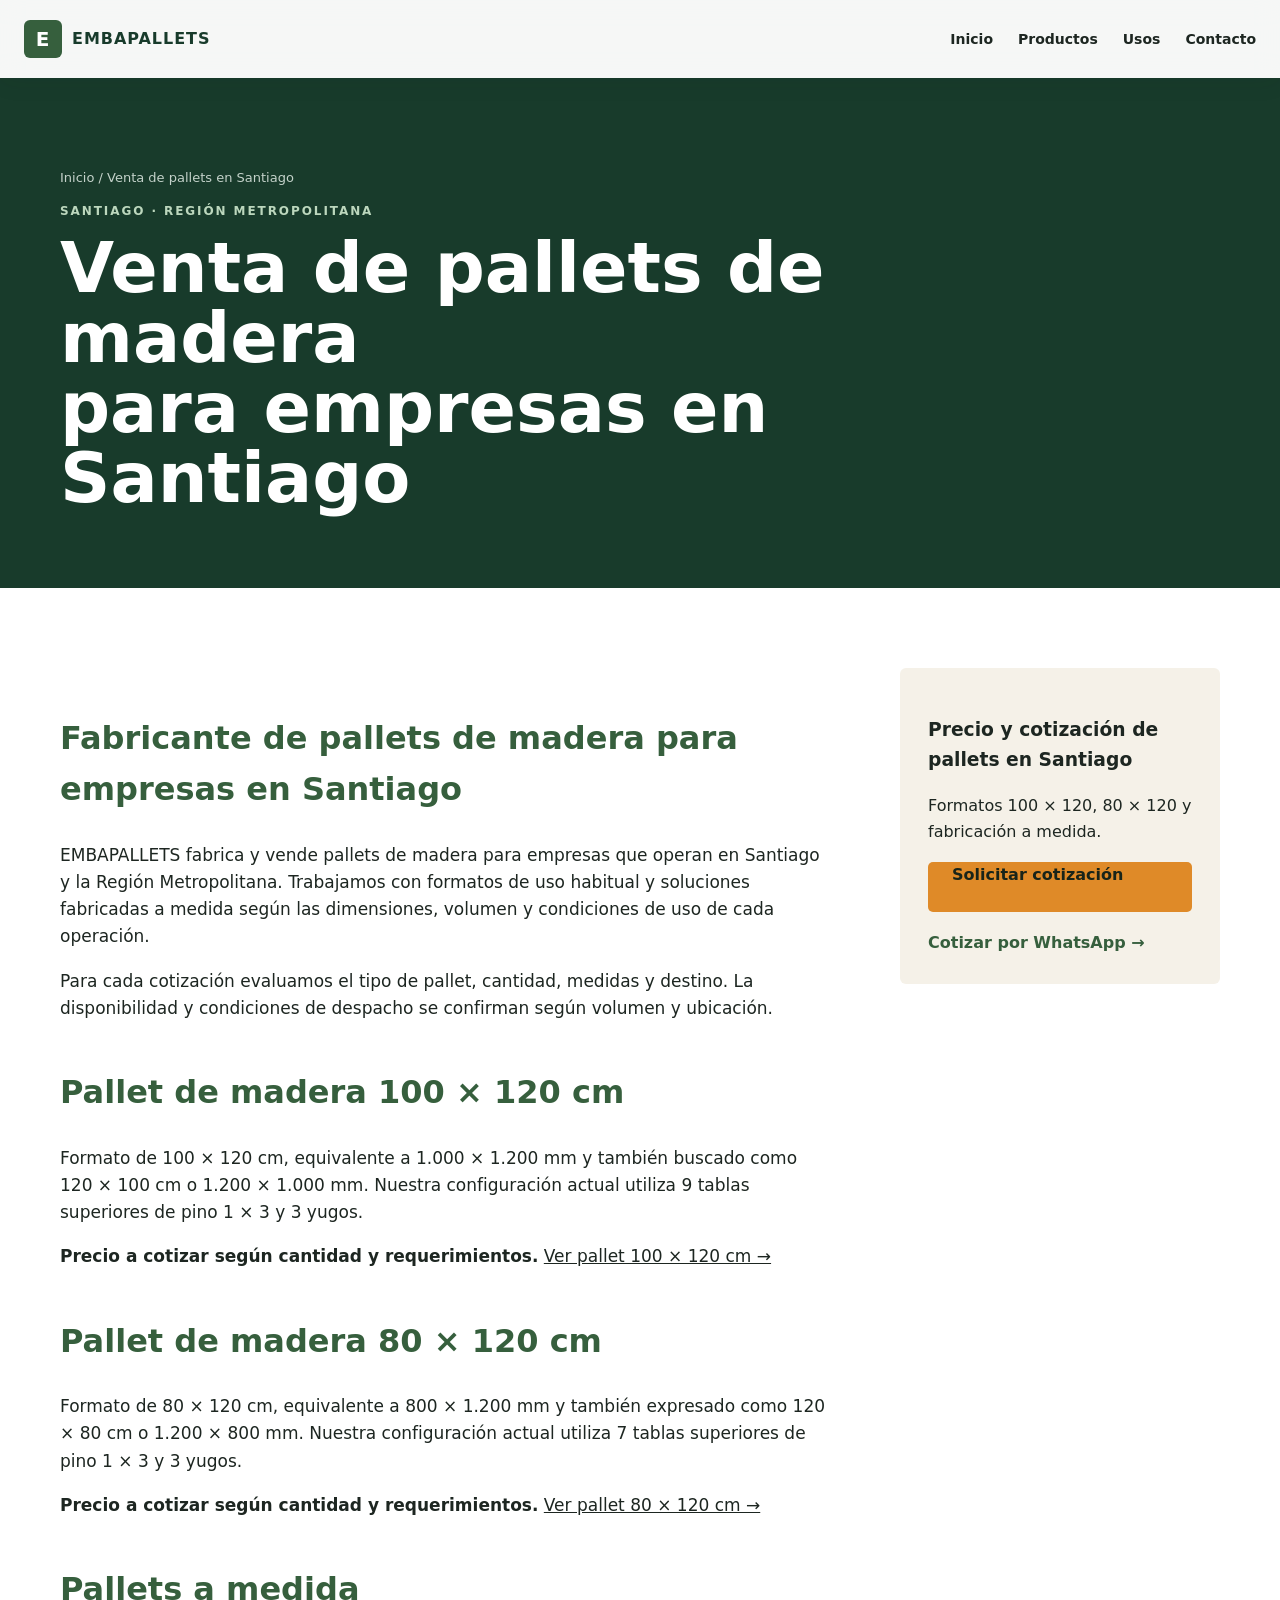
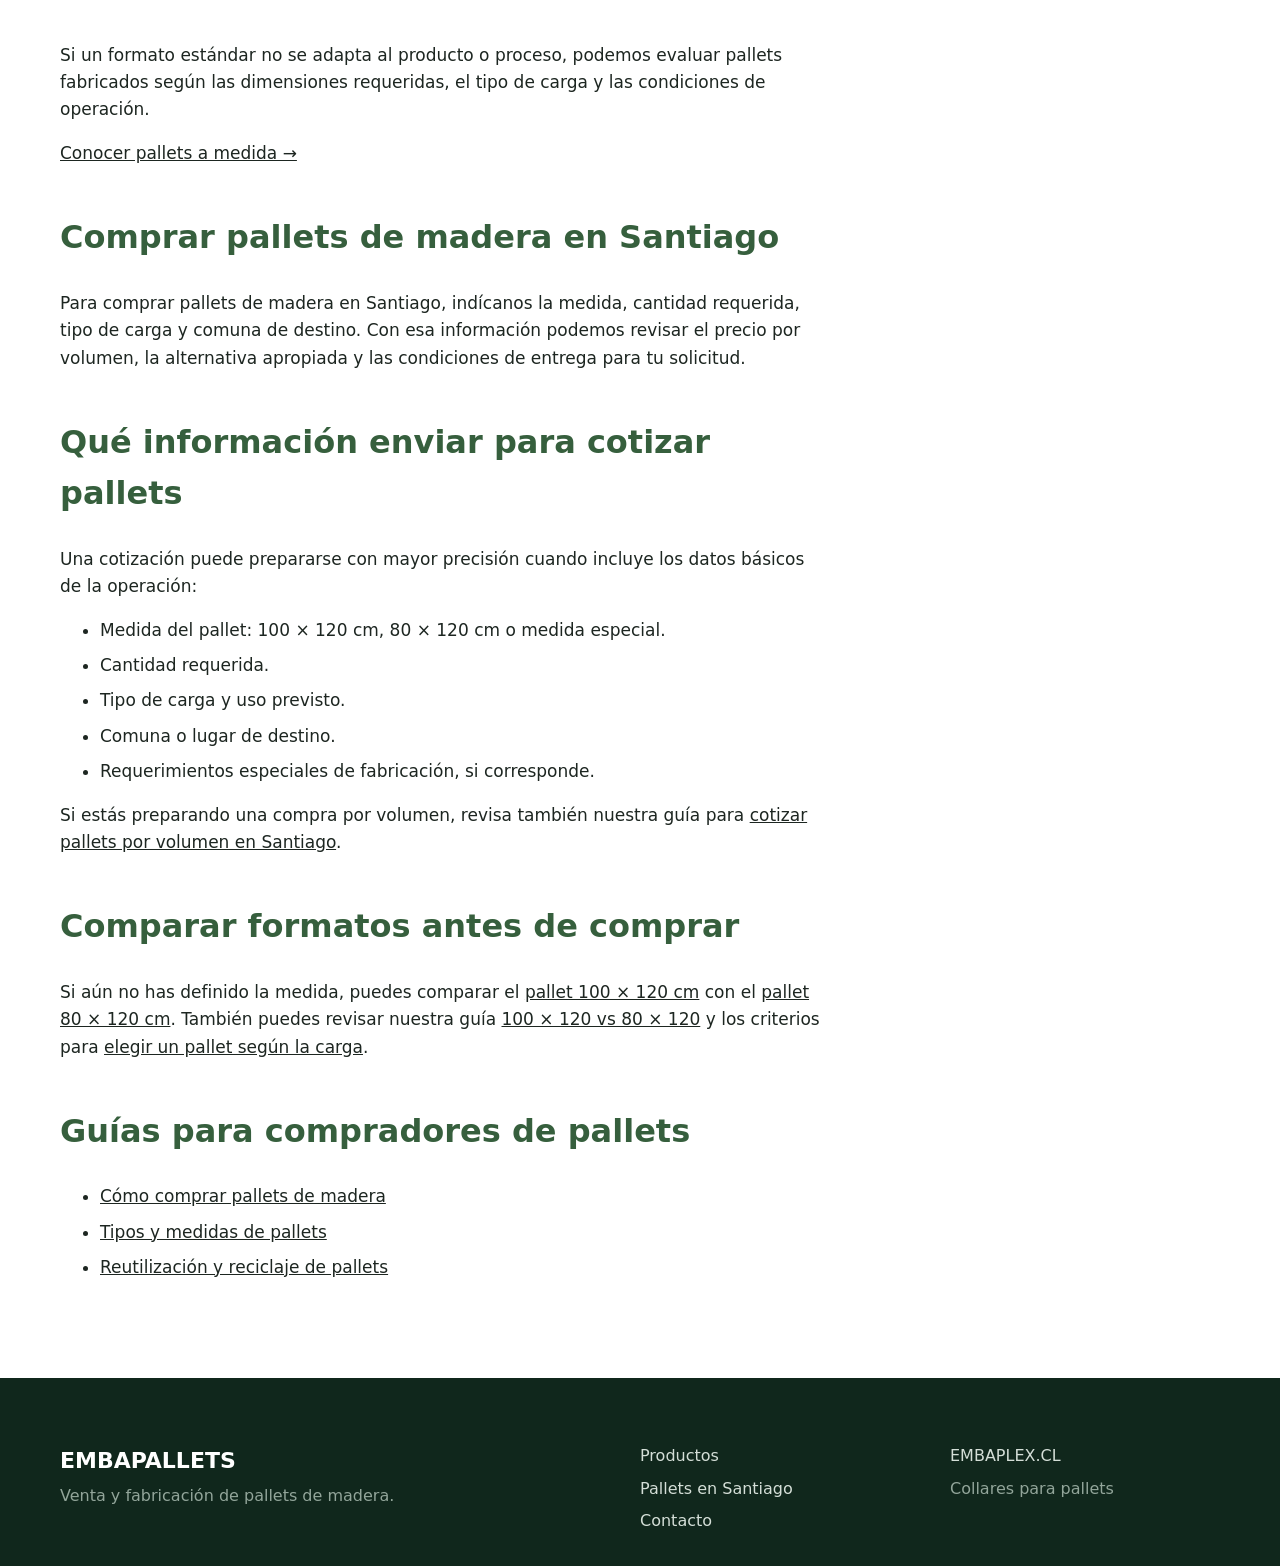
<file: venta-pallets-santiago.html>
<!doctype html>
<html lang="es">
<head>
  <meta charset="utf-8">
  <meta name="viewport" content="width=device-width,initial-scale=1">
  <title>Fabricante y Venta de Pallets en Santiago | EMBAPALLETS</title>
  <link rel="canonical" href="https://embapallets.cl/venta-pallets-santiago.html">
  <meta name="description" content="Fabricación y venta de pallets de madera para empresas en Santiago y Región Metropolitana. Formatos 100x120, 80x120 y a medida. Cotiza por volumen.">
  <link rel="stylesheet" href="css/styles.css">
  <script type="application/ld+json">
{
  "@context": "https://schema.org",
  "@type": "Service",
  "name": "Venta y fabricación de pallets de madera en Santiago",
  "serviceType": "Venta y fabricación de pallets de madera para empresas",
  "url": "https://embapallets.cl/venta-pallets-santiago.html",
  "provider": {
    "@type": "Organization",
    "name": "EMBAPALLETS",
    "url": "https://embapallets.cl/"
  },
  "areaServed": {
    "@type": "AdministrativeArea",
    "name": "Región Metropolitana de Santiago, Chile"
  }
}
  </script>
</head>
<body>
  <header class="site-header">
    <a class="brand" href="index.html"><span class="brand-mark">E</span><span>EMBAPALLETS</span></a>
    <nav class="main-nav">
      <a href="index.html">Inicio</a>
      <a href="index.html#productos">Productos</a>
      <a href="index.html#usos">Usos</a>
      <a href="index.html#contacto">Contacto</a>
    </nav>
  </header>

  <main>
    <section class="inner-hero">
      <div class="wrap">
        <p class="breadcrumb">Inicio / Venta de pallets en Santiago</p>
        <p class="eyebrow light">SANTIAGO · REGIÓN METROPOLITANA</p>
        <h1>Venta de pallets de madera<br>para empresas en Santiago</h1>
      </div>
    </section>

    <div class="wrap content-layout">
      <article class="prose">
        <h2>Fabricante de pallets de madera para empresas en Santiago</h2>
        <p>EMBAPALLETS fabrica y vende pallets de madera para empresas que operan en Santiago y la Región Metropolitana. Trabajamos con formatos de uso habitual y soluciones fabricadas a medida según las dimensiones, volumen y condiciones de uso de cada operación.</p>
        <p>Para cada cotización evaluamos el tipo de pallet, cantidad, medidas y destino. La disponibilidad y condiciones de despacho se confirman según volumen y ubicación.</p>

        <h2>Pallet de madera 100 × 120 cm</h2>
        <p>Formato de 100 × 120 cm, equivalente a 1.000 × 1.200 mm y también buscado como 120 × 100 cm o 1.200 × 1.000 mm. Nuestra configuración actual utiliza 9 tablas superiores de pino 1 × 3 y 3 yugos.</p>
        <p><strong>Precio a cotizar según cantidad y requerimientos.</strong> <a href="productos/pallet-estandar-100x120.html">Ver pallet 100 × 120 cm →</a></p>

        <h2>Pallet de madera 80 × 120 cm</h2>
        <p>Formato de 80 × 120 cm, equivalente a 800 × 1.200 mm y también expresado como 120 × 80 cm o 1.200 × 800 mm. Nuestra configuración actual utiliza 7 tablas superiores de pino 1 × 3 y 3 yugos.</p>
        <p><strong>Precio a cotizar según cantidad y requerimientos.</strong> <a href="productos/pallet-europeo-80x120.html">Ver pallet 80 × 120 cm →</a></p>

        <h2>Pallets a medida</h2>
        <p>Si un formato estándar no se adapta al producto o proceso, podemos evaluar pallets fabricados según las dimensiones requeridas, el tipo de carga y las condiciones de operación.</p>
        <p><a href="productos/pallets-a-medida.html">Conocer pallets a medida →</a></p>

        <h2>Comprar pallets de madera en Santiago</h2>
        <p>Para comprar pallets de madera en Santiago, indícanos la medida, cantidad requerida, tipo de carga y comuna de destino. Con esa información podemos revisar el precio por volumen, la alternativa apropiada y las condiciones de entrega para tu solicitud.</p>

        <h2>Qué información enviar para cotizar pallets</h2>
        <p>Una cotización puede prepararse con mayor precisión cuando incluye los datos básicos de la operación:</p>
        <ul><li>Medida del pallet: 100 × 120 cm, 80 × 120 cm o medida especial.</li><li>Cantidad requerida.</li><li>Tipo de carga y uso previsto.</li><li>Comuna o lugar de destino.</li><li>Requerimientos especiales de fabricación, si corresponde.</li></ul>
        <p>Si estás preparando una compra por volumen, revisa también nuestra guía para <a href="guia-pallets/cotizar-pallets-por-volumen-santiago.html">cotizar pallets por volumen en Santiago</a>.</p>

        <h2>Comparar formatos antes de comprar</h2>
        <p>Si aún no has definido la medida, puedes comparar el <a href="productos/pallet-estandar-100x120.html">pallet 100 × 120 cm</a> con el <a href="productos/pallet-europeo-80x120.html">pallet 80 × 120 cm</a>. También puedes revisar nuestra guía <a href="guia-pallets/pallet-100x120-vs-80x120.html">100 × 120 vs 80 × 120</a> y los criterios para <a href="guia-pallets/como-elegir-pallet-segun-carga.html">elegir un pallet según la carga</a>.</p>

        <h2>Guías para compradores de pallets</h2>
        <ul><li><a href="guia-pallets/como-comprar-pallets-de-madera.html">Cómo comprar pallets de madera</a></li><li><a href="guia-pallets/tipos-de-pallets.html">Tipos y medidas de pallets</a></li><li><a href="guia-pallets/reciclaje-de-pallets.html">Reutilización y reciclaje de pallets</a></li></ul>
      </article>

      <aside class="side-card">
        <h3>Precio y cotización de pallets en Santiago</h3>
        <p>Formatos 100 × 120, 80 × 120 y fabricación a medida.</p>
        <a class="button primary" href="index.html#contacto">Solicitar cotización</a>
        <a class="text-link" href="https://wa.me/56942009515?text=Hola%2C%20quiero%20cotizar%20pallets%20para%20Santiago.%20Necesito%20indicar%20medida%2C%20cantidad%20y%20comuna." target="_blank" rel="noopener">Cotizar por WhatsApp →</a>
      </aside>
    </div>
  </main>

  <footer>
    <div class="wrap footer-grid">
      <div><strong>EMBAPALLETS</strong><p>Venta y fabricación de pallets de madera.</p></div>
      <div><a href="index.html#productos">Productos</a><a href="venta-pallets-santiago.html">Pallets en Santiago</a><a href="index.html#contacto">Contacto</a></div>
      <div><a href="https://embaplex.cl/" target="_blank" rel="noopener">EMBAPLEX.CL</a><p>Collares para pallets</p></div>
    </div>
  </footer>
  <script src="js/app.js"></script>
</body>
</html>
</file>
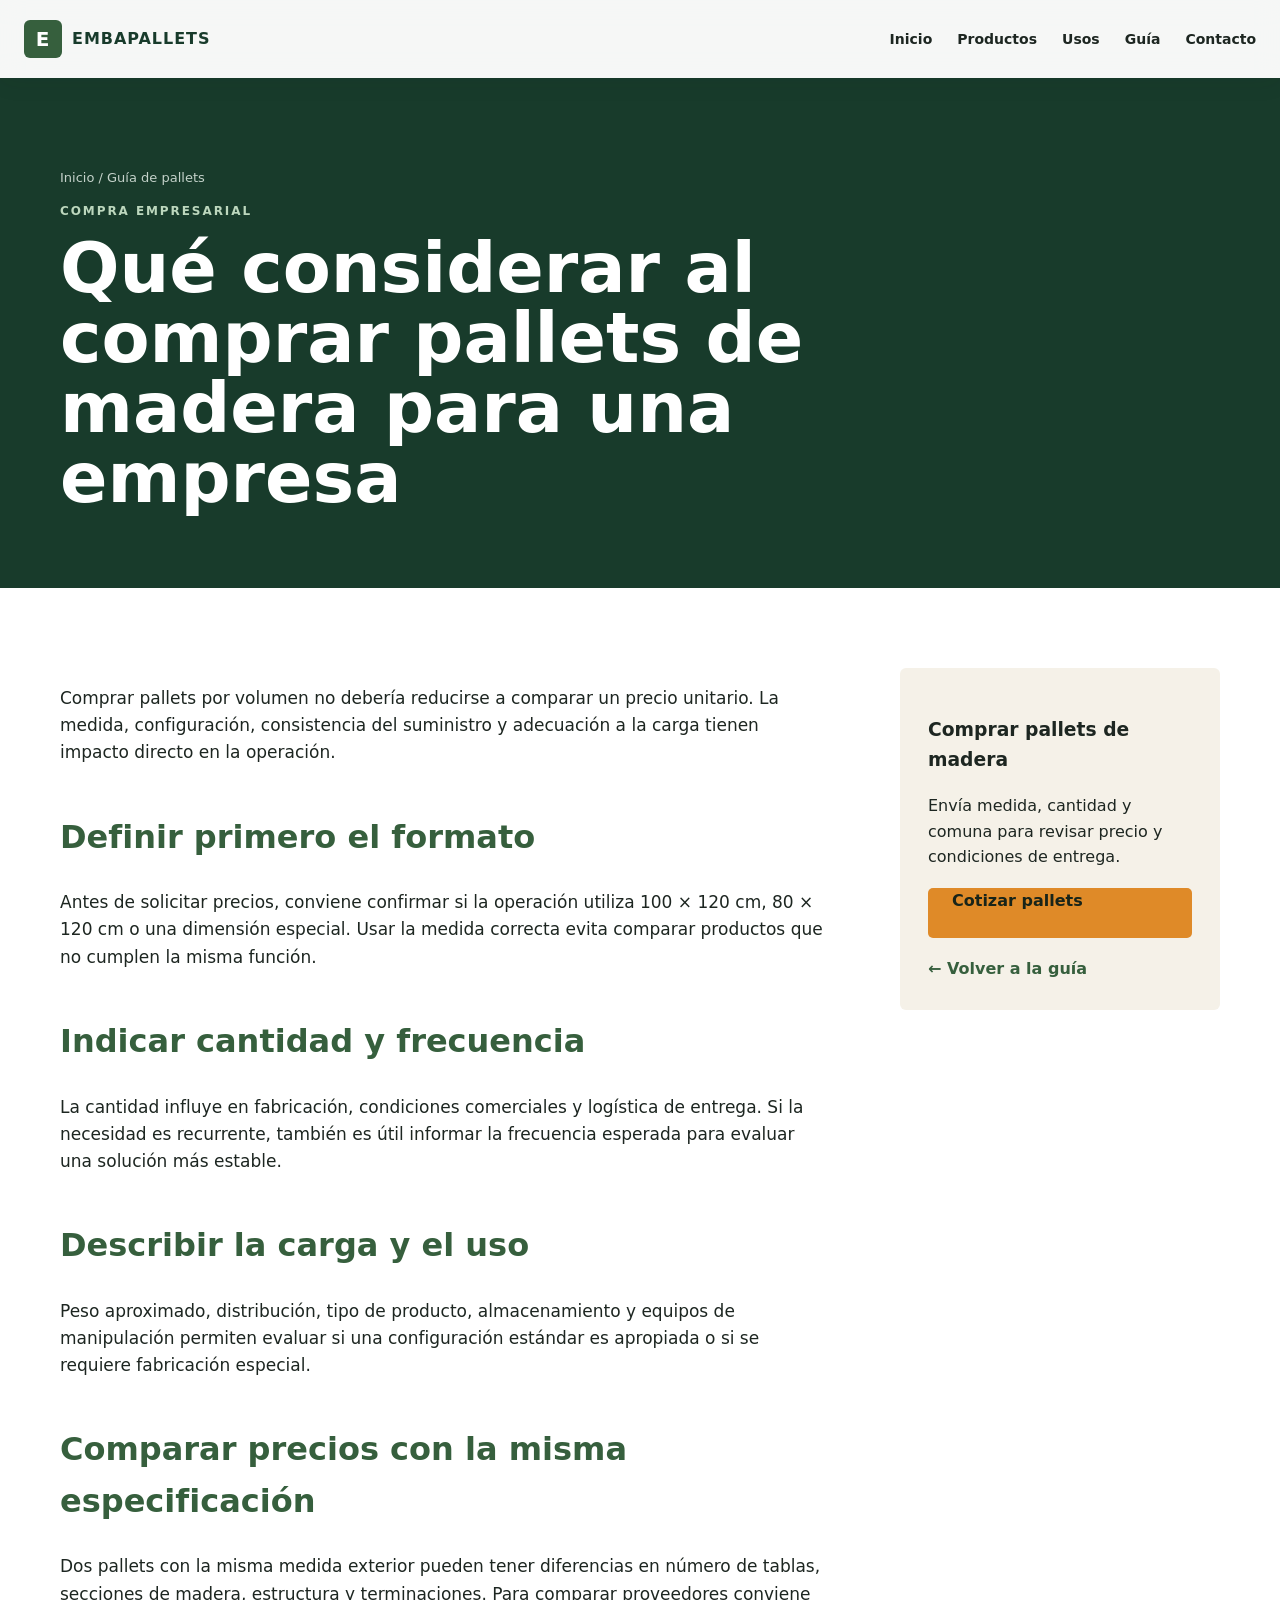
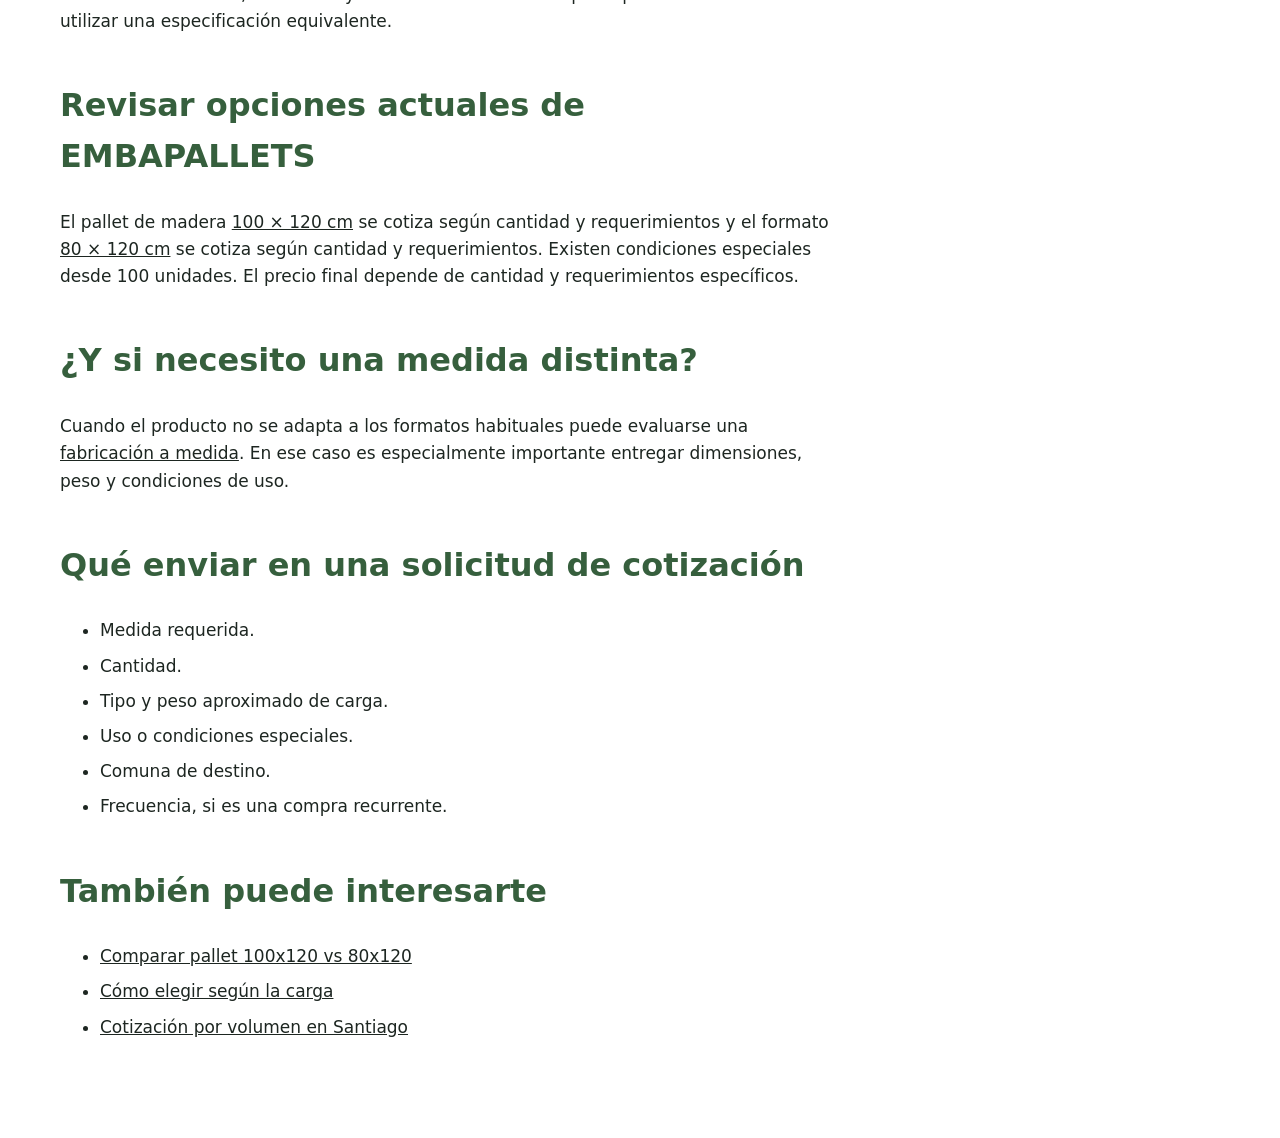
<file: guia-pallets/como-comprar-pallets-de-madera.html>
<!doctype html><html lang="es"><head><meta charset="utf-8"><meta name="viewport" content="width=device-width,initial-scale=1"><title>Cómo Comprar Pallets de Madera para una Empresa | EMBAPALLETS</title><link rel="canonical" href="https://embapallets.cl/guia-pallets/como-comprar-pallets-de-madera.html"><meta name="description" content="Qué considerar al comprar pallets de madera para una empresa: medidas, cantidad, carga, precio, proveedor, fabricación a medida y cotización."><link rel="stylesheet" href="../css/styles.css"><script type="application/ld+json">{"@context":"https://schema.org","@graph":[{"@type":"Article","@id":"https://embapallets.cl/guia-pallets/como-comprar-pallets-de-madera.html#article","headline":"Qué considerar al comprar pallets de madera para una empresa","description":"Qué considerar al comprar pallets de madera para una empresa: medidas, cantidad, carga, precio, proveedor, fabricación a medida y cotización.","datePublished":"2026-09-27","dateModified":"2026-09-27","inLanguage":"es-CL","mainEntityOfPage":"https://embapallets.cl/guia-pallets/como-comprar-pallets-de-madera.html","author":{"@type":"Organization","name":"EMBAPALLETS","url":"https://embapallets.cl/"},"publisher":{"@type":"Organization","name":"EMBAPALLETS","url":"https://embapallets.cl/"}},{"@type":"BreadcrumbList","itemListElement":[{"@type":"ListItem","position":1,"name":"Inicio","item":"https://embapallets.cl/"},{"@type":"ListItem","position":2,"name":"Guía de pallets","item":"https://embapallets.cl/#guia"},{"@type":"ListItem","position":3,"name":"Qué considerar al comprar pallets de madera para una empresa","item":"https://embapallets.cl/guia-pallets/como-comprar-pallets-de-madera.html"}]}]}</script></head><body><header class="site-header"><a class="brand" href="../index.html"><span class="brand-mark">E</span><span>EMBAPALLETS</span></a><nav class="main-nav"><a href="../index.html">Inicio</a><a href="../index.html#productos">Productos</a><a href="../index.html#usos">Usos</a><a href="../index.html#guia">Guía</a><a href="../index.html#contacto">Contacto</a></nav></header><main><section class="inner-hero"><div class="wrap"><p class="breadcrumb">Inicio / Guía de pallets</p><p class="eyebrow light">COMPRA EMPRESARIAL</p><h1>Qué considerar al comprar pallets de madera para una empresa</h1></div></section><div class="wrap content-layout"><article class="prose"><p>Comprar pallets por volumen no debería reducirse a comparar un precio unitario. La medida, configuración, consistencia del suministro y adecuación a la carga tienen impacto directo en la operación.</p><h2>Definir primero el formato</h2><p>Antes de solicitar precios, conviene confirmar si la operación utiliza 100 × 120 cm, 80 × 120 cm o una dimensión especial. Usar la medida correcta evita comparar productos que no cumplen la misma función.</p>
<h2>Indicar cantidad y frecuencia</h2><p>La cantidad influye en fabricación, condiciones comerciales y logística de entrega. Si la necesidad es recurrente, también es útil informar la frecuencia esperada para evaluar una solución más estable.</p>
<h2>Describir la carga y el uso</h2><p>Peso aproximado, distribución, tipo de producto, almacenamiento y equipos de manipulación permiten evaluar si una configuración estándar es apropiada o si se requiere fabricación especial.</p>
<h2>Comparar precios con la misma especificación</h2><p>Dos pallets con la misma medida exterior pueden tener diferencias en número de tablas, secciones de madera, estructura y terminaciones. Para comparar proveedores conviene utilizar una especificación equivalente.</p>
<h2>Revisar opciones actuales de EMBAPALLETS</h2><p>El pallet de madera <a href="../productos/pallet-estandar-100x120.html">100 × 120 cm</a> se cotiza según cantidad y requerimientos y el formato <a href="../productos/pallet-europeo-80x120.html">80 × 120 cm</a> se cotiza según cantidad y requerimientos. Existen condiciones especiales desde 100 unidades. El precio final depende de cantidad y requerimientos específicos.</p>
<h2>¿Y si necesito una medida distinta?</h2><p>Cuando el producto no se adapta a los formatos habituales puede evaluarse una <a href="../productos/pallets-a-medida.html">fabricación a medida</a>. En ese caso es especialmente importante entregar dimensiones, peso y condiciones de uso.</p>
<h2>Qué enviar en una solicitud de cotización</h2><ul><li>Medida requerida.</li><li>Cantidad.</li><li>Tipo y peso aproximado de carga.</li><li>Uso o condiciones especiales.</li><li>Comuna de destino.</li><li>Frecuencia, si es una compra recurrente.</li></ul><h2>También puede interesarte</h2><ul><li><a href="pallet-100x120-vs-80x120.html">Comparar pallet 100x120 vs 80x120</a></li><li><a href="como-elegir-pallet-segun-carga.html">Cómo elegir según la carga</a></li><li><a href="cotizar-pallets-por-volumen-santiago.html">Cotización por volumen en Santiago</a></li></ul></article><aside class="side-card"><h3>Comprar pallets de madera</h3><p>Envía medida, cantidad y comuna para revisar precio y condiciones de entrega.</p><a class="button primary" href="../index.html#contacto">Cotizar pallets</a><a class="text-link" href="../index.html#guia">← Volver a la guía</a></aside></div></main><script src="../js/app.js"></script></body></html>
</file>
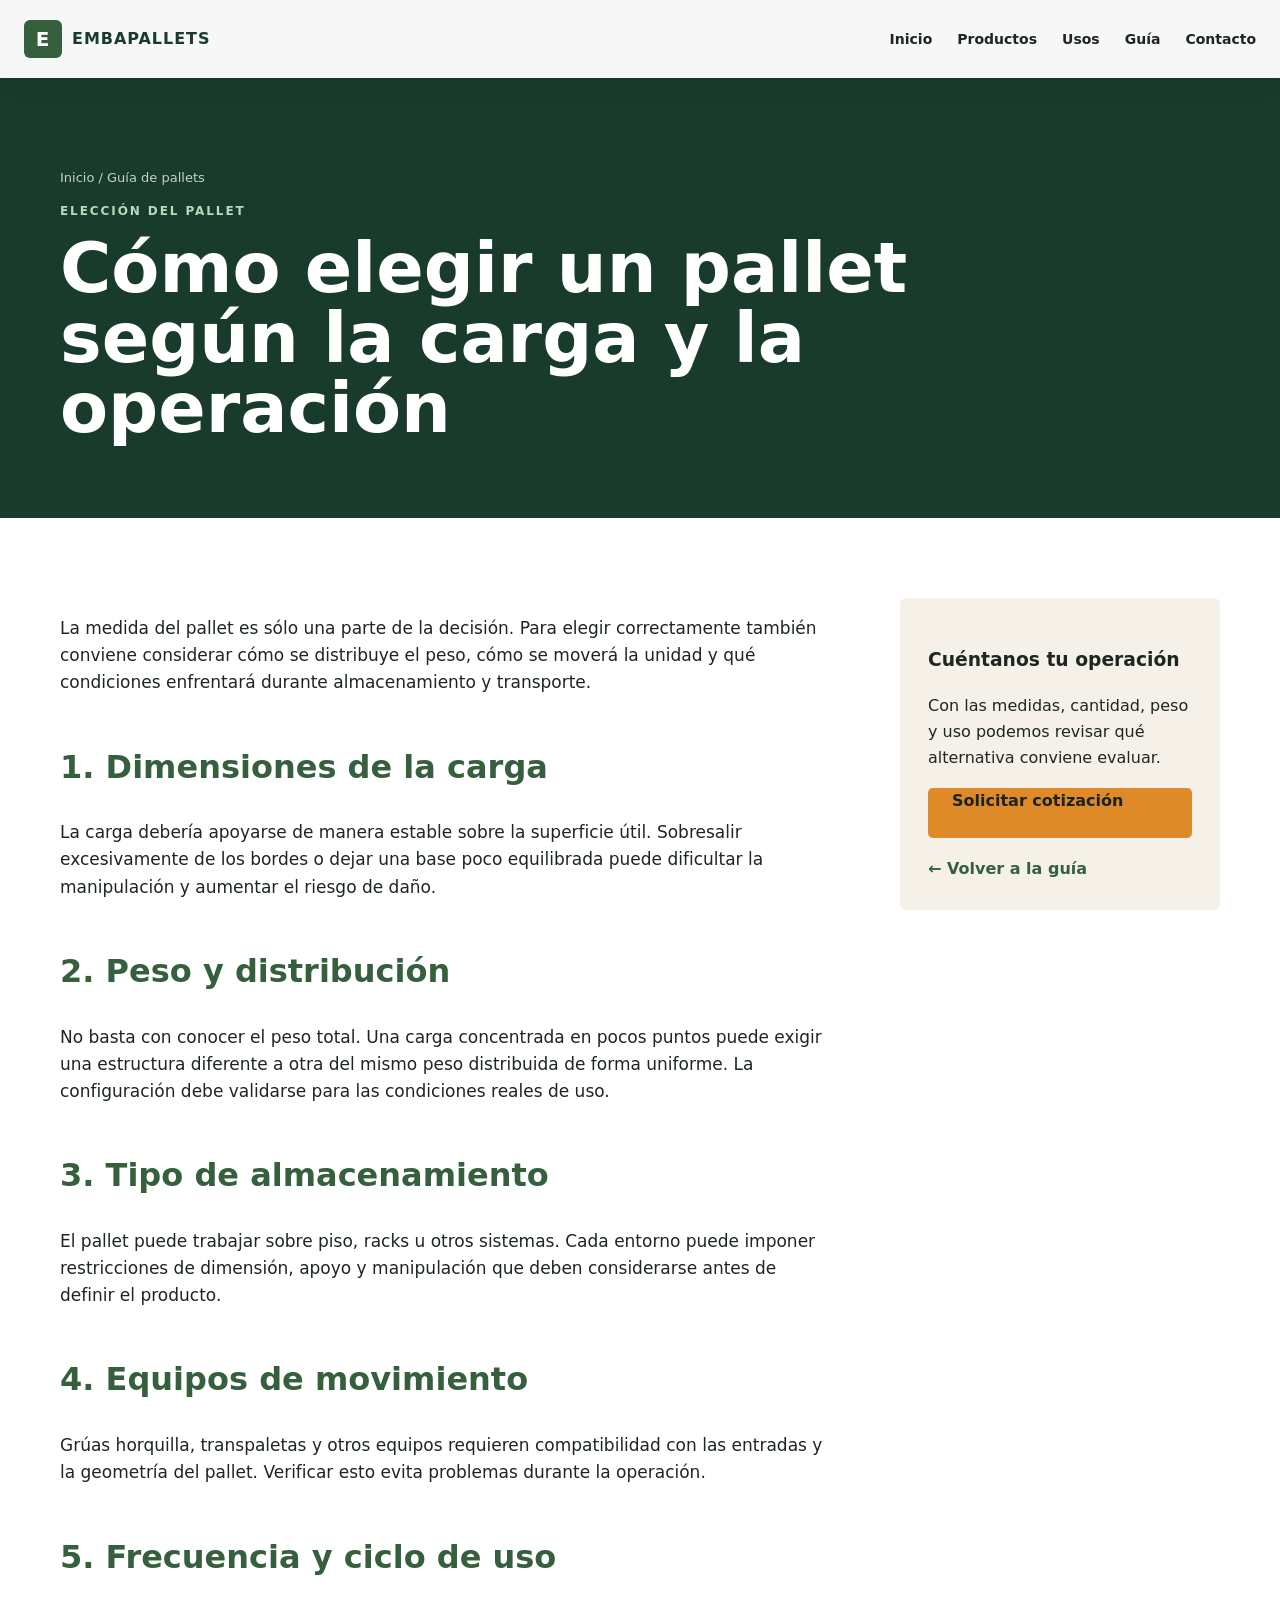
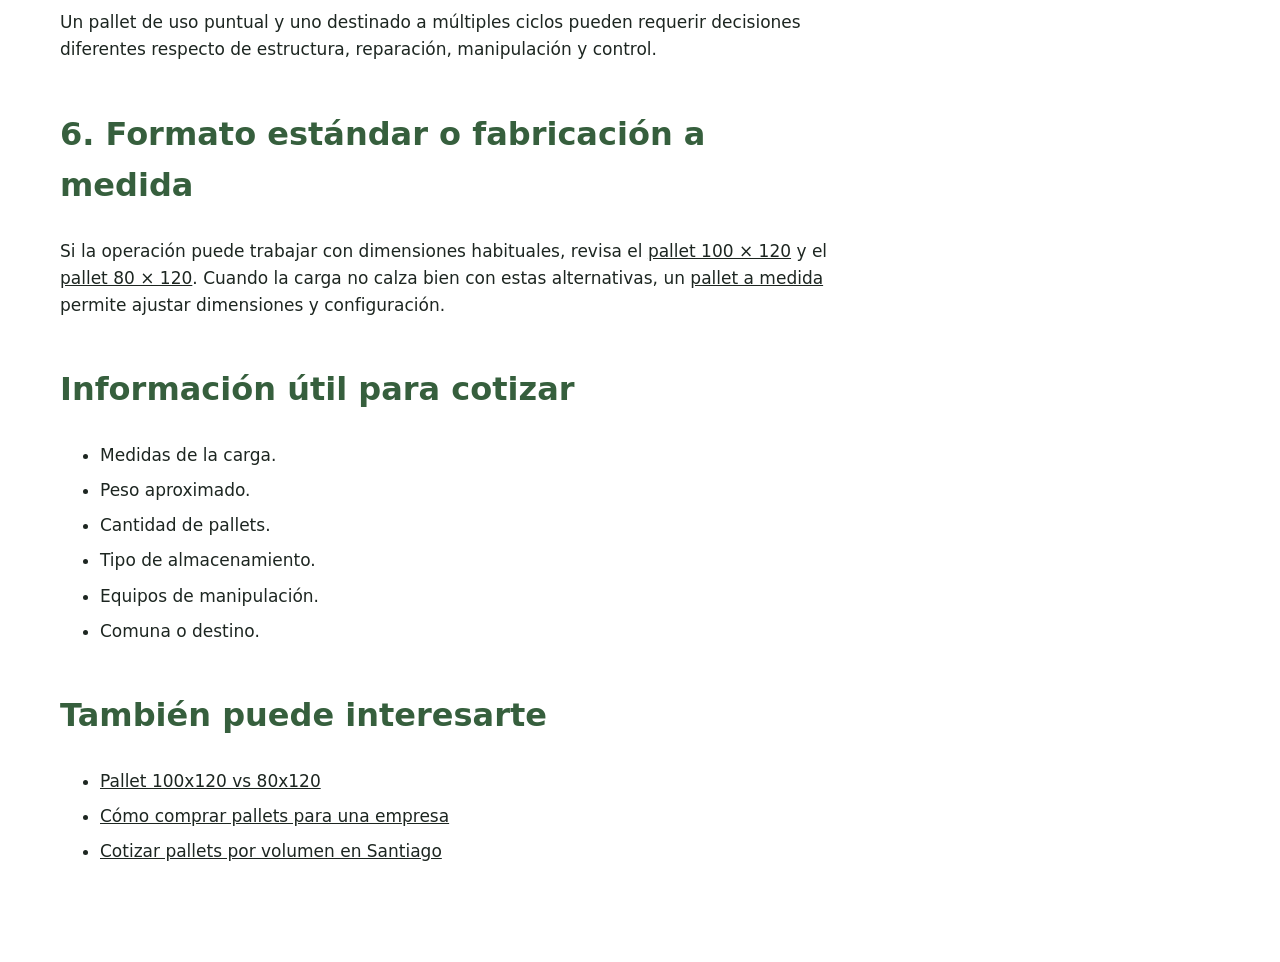
<file: guia-pallets/como-elegir-pallet-segun-carga.html>
<!doctype html><html lang="es"><head><meta charset="utf-8"><meta name="viewport" content="width=device-width,initial-scale=1"><title>Cómo Elegir un Pallet Según Carga y Operación | EMBAPALLETS</title><link rel="canonical" href="https://embapallets.cl/guia-pallets/como-elegir-pallet-segun-carga.html"><meta name="description" content="Guía para elegir un pallet de madera según dimensiones, peso, estabilidad, almacenamiento, transporte y equipos de manipulación."><link rel="stylesheet" href="../css/styles.css"><script type="application/ld+json">{"@context":"https://schema.org","@graph":[{"@type":"Article","@id":"https://embapallets.cl/guia-pallets/como-elegir-pallet-segun-carga.html#article","headline":"Cómo elegir un pallet según la carga y la operación","description":"Guía para elegir un pallet de madera según dimensiones, peso, estabilidad, almacenamiento, transporte y equipos de manipulación.","datePublished":"2026-09-27","dateModified":"2026-09-27","inLanguage":"es-CL","mainEntityOfPage":"https://embapallets.cl/guia-pallets/como-elegir-pallet-segun-carga.html","author":{"@type":"Organization","name":"EMBAPALLETS","url":"https://embapallets.cl/"},"publisher":{"@type":"Organization","name":"EMBAPALLETS","url":"https://embapallets.cl/"}},{"@type":"BreadcrumbList","itemListElement":[{"@type":"ListItem","position":1,"name":"Inicio","item":"https://embapallets.cl/"},{"@type":"ListItem","position":2,"name":"Guía de pallets","item":"https://embapallets.cl/#guia"},{"@type":"ListItem","position":3,"name":"Cómo elegir un pallet según la carga y la operación","item":"https://embapallets.cl/guia-pallets/como-elegir-pallet-segun-carga.html"}]}]}</script></head><body><header class="site-header"><a class="brand" href="../index.html"><span class="brand-mark">E</span><span>EMBAPALLETS</span></a><nav class="main-nav"><a href="../index.html">Inicio</a><a href="../index.html#productos">Productos</a><a href="../index.html#usos">Usos</a><a href="../index.html#guia">Guía</a><a href="../index.html#contacto">Contacto</a></nav></header><main><section class="inner-hero"><div class="wrap"><p class="breadcrumb">Inicio / Guía de pallets</p><p class="eyebrow light">ELECCIÓN DEL PALLET</p><h1>Cómo elegir un pallet según la carga y la operación</h1></div></section><div class="wrap content-layout"><article class="prose"><p>La medida del pallet es sólo una parte de la decisión. Para elegir correctamente también conviene considerar cómo se distribuye el peso, cómo se moverá la unidad y qué condiciones enfrentará durante almacenamiento y transporte.</p><h2>1. Dimensiones de la carga</h2><p>La carga debería apoyarse de manera estable sobre la superficie útil. Sobresalir excesivamente de los bordes o dejar una base poco equilibrada puede dificultar la manipulación y aumentar el riesgo de daño.</p>
<h2>2. Peso y distribución</h2><p>No basta con conocer el peso total. Una carga concentrada en pocos puntos puede exigir una estructura diferente a otra del mismo peso distribuida de forma uniforme. La configuración debe validarse para las condiciones reales de uso.</p>
<h2>3. Tipo de almacenamiento</h2><p>El pallet puede trabajar sobre piso, racks u otros sistemas. Cada entorno puede imponer restricciones de dimensión, apoyo y manipulación que deben considerarse antes de definir el producto.</p>
<h2>4. Equipos de movimiento</h2><p>Grúas horquilla, transpaletas y otros equipos requieren compatibilidad con las entradas y la geometría del pallet. Verificar esto evita problemas durante la operación.</p>
<h2>5. Frecuencia y ciclo de uso</h2><p>Un pallet de uso puntual y uno destinado a múltiples ciclos pueden requerir decisiones diferentes respecto de estructura, reparación, manipulación y control.</p>
<h2>6. Formato estándar o fabricación a medida</h2><p>Si la operación puede trabajar con dimensiones habituales, revisa el <a href="../productos/pallet-estandar-100x120.html">pallet 100 × 120</a> y el <a href="../productos/pallet-europeo-80x120.html">pallet 80 × 120</a>. Cuando la carga no calza bien con estas alternativas, un <a href="../productos/pallets-a-medida.html">pallet a medida</a> permite ajustar dimensiones y configuración.</p>
<h2>Información útil para cotizar</h2><ul><li>Medidas de la carga.</li><li>Peso aproximado.</li><li>Cantidad de pallets.</li><li>Tipo de almacenamiento.</li><li>Equipos de manipulación.</li><li>Comuna o destino.</li></ul><h2>También puede interesarte</h2><ul><li><a href="pallet-100x120-vs-80x120.html">Pallet 100x120 vs 80x120</a></li><li><a href="como-comprar-pallets-de-madera.html">Cómo comprar pallets para una empresa</a></li><li><a href="cotizar-pallets-por-volumen-santiago.html">Cotizar pallets por volumen en Santiago</a></li></ul></article><aside class="side-card"><h3>Cuéntanos tu operación</h3><p>Con las medidas, cantidad, peso y uso podemos revisar qué alternativa conviene evaluar.</p><a class="button primary" href="../index.html#contacto">Solicitar cotización</a><a class="text-link" href="../index.html#guia">← Volver a la guía</a></aside></div></main><script src="../js/app.js"></script></body></html>
</file>
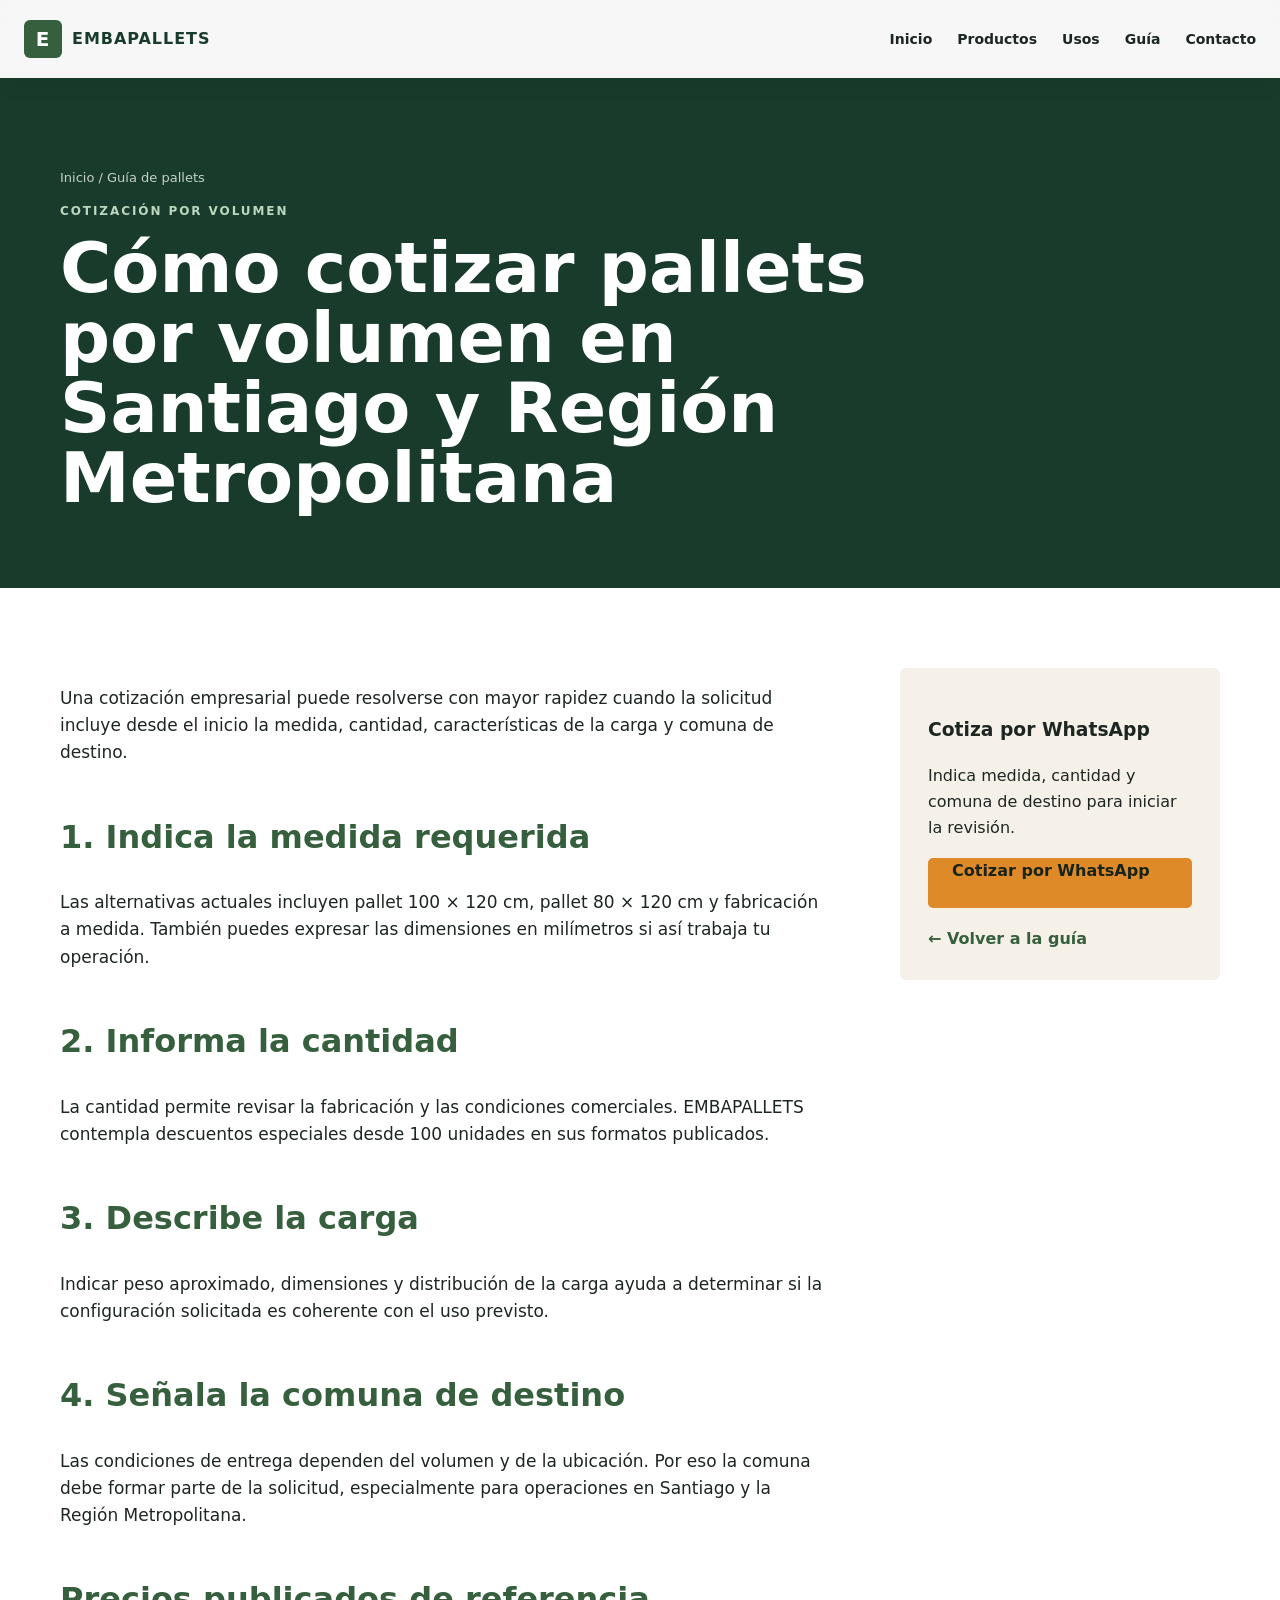
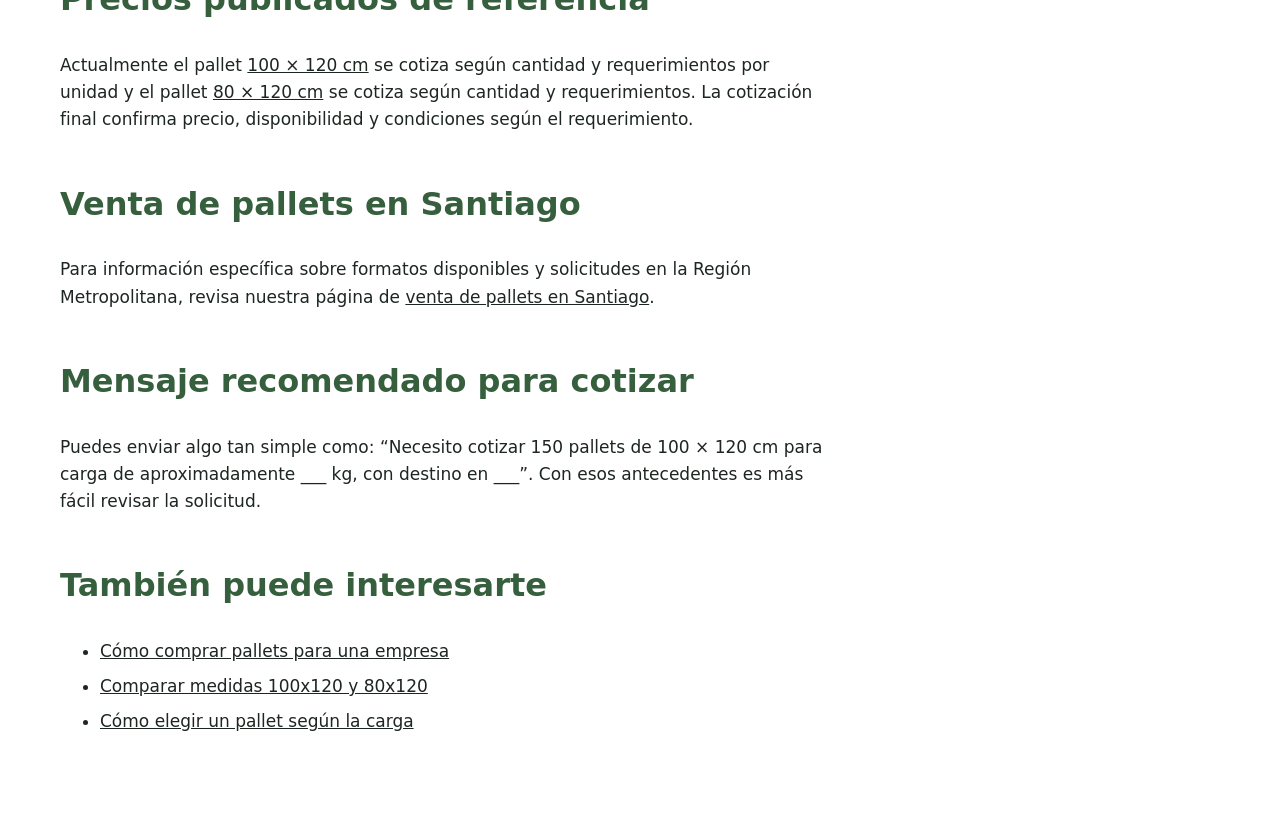
<file: guia-pallets/cotizar-pallets-por-volumen-santiago.html>
<!doctype html><html lang="es"><head><meta charset="utf-8"><meta name="viewport" content="width=device-width,initial-scale=1"><title>Cotizar Pallets por Volumen en Santiago y RM | EMBAPALLETS</title><link rel="canonical" href="https://embapallets.cl/guia-pallets/cotizar-pallets-por-volumen-santiago.html"><meta name="description" content="Cómo cotizar pallets de madera por volumen en Santiago y Región Metropolitana: medida, cantidad, carga, comuna y condiciones de entrega."><link rel="stylesheet" href="../css/styles.css"><script type="application/ld+json">{"@context":"https://schema.org","@graph":[{"@type":"Article","@id":"https://embapallets.cl/guia-pallets/cotizar-pallets-por-volumen-santiago.html#article","headline":"Cómo cotizar pallets por volumen en Santiago y Región Metropolitana","description":"Cómo cotizar pallets de madera por volumen en Santiago y Región Metropolitana: medida, cantidad, carga, comuna y condiciones de entrega.","datePublished":"2026-09-27","dateModified":"2026-09-27","inLanguage":"es-CL","mainEntityOfPage":"https://embapallets.cl/guia-pallets/cotizar-pallets-por-volumen-santiago.html","author":{"@type":"Organization","name":"EMBAPALLETS","url":"https://embapallets.cl/"},"publisher":{"@type":"Organization","name":"EMBAPALLETS","url":"https://embapallets.cl/"}},{"@type":"BreadcrumbList","itemListElement":[{"@type":"ListItem","position":1,"name":"Inicio","item":"https://embapallets.cl/"},{"@type":"ListItem","position":2,"name":"Guía de pallets","item":"https://embapallets.cl/#guia"},{"@type":"ListItem","position":3,"name":"Cómo cotizar pallets por volumen en Santiago y Región Metropolitana","item":"https://embapallets.cl/guia-pallets/cotizar-pallets-por-volumen-santiago.html"}]}]}</script></head><body><header class="site-header"><a class="brand" href="../index.html"><span class="brand-mark">E</span><span>EMBAPALLETS</span></a><nav class="main-nav"><a href="../index.html">Inicio</a><a href="../index.html#productos">Productos</a><a href="../index.html#usos">Usos</a><a href="../index.html#guia">Guía</a><a href="../index.html#contacto">Contacto</a></nav></header><main><section class="inner-hero"><div class="wrap"><p class="breadcrumb">Inicio / Guía de pallets</p><p class="eyebrow light">COTIZACIÓN POR VOLUMEN</p><h1>Cómo cotizar pallets por volumen en Santiago y Región Metropolitana</h1></div></section><div class="wrap content-layout"><article class="prose"><p>Una cotización empresarial puede resolverse con mayor rapidez cuando la solicitud incluye desde el inicio la medida, cantidad, características de la carga y comuna de destino.</p><h2>1. Indica la medida requerida</h2><p>Las alternativas actuales incluyen pallet 100 × 120 cm, pallet 80 × 120 cm y fabricación a medida. También puedes expresar las dimensiones en milímetros si así trabaja tu operación.</p>
<h2>2. Informa la cantidad</h2><p>La cantidad permite revisar la fabricación y las condiciones comerciales. EMBAPALLETS contempla descuentos especiales desde 100 unidades en sus formatos publicados.</p>
<h2>3. Describe la carga</h2><p>Indicar peso aproximado, dimensiones y distribución de la carga ayuda a determinar si la configuración solicitada es coherente con el uso previsto.</p>
<h2>4. Señala la comuna de destino</h2><p>Las condiciones de entrega dependen del volumen y de la ubicación. Por eso la comuna debe formar parte de la solicitud, especialmente para operaciones en Santiago y la Región Metropolitana.</p>
<h2>Precios publicados de referencia</h2><p>Actualmente el pallet <a href="../productos/pallet-estandar-100x120.html">100 × 120 cm</a> se cotiza según cantidad y requerimientos por unidad y el pallet <a href="../productos/pallet-europeo-80x120.html">80 × 120 cm</a> se cotiza según cantidad y requerimientos. La cotización final confirma precio, disponibilidad y condiciones según el requerimiento.</p>
<h2>Venta de pallets en Santiago</h2><p>Para información específica sobre formatos disponibles y solicitudes en la Región Metropolitana, revisa nuestra página de <a href="../venta-pallets-santiago.html">venta de pallets en Santiago</a>.</p>
<h2>Mensaje recomendado para cotizar</h2><p>Puedes enviar algo tan simple como: “Necesito cotizar 150 pallets de 100 × 120 cm para carga de aproximadamente ___ kg, con destino en ___”. Con esos antecedentes es más fácil revisar la solicitud.</p><h2>También puede interesarte</h2><ul><li><a href="como-comprar-pallets-de-madera.html">Cómo comprar pallets para una empresa</a></li><li><a href="pallet-100x120-vs-80x120.html">Comparar medidas 100x120 y 80x120</a></li><li><a href="como-elegir-pallet-segun-carga.html">Cómo elegir un pallet según la carga</a></li></ul></article><aside class="side-card"><h3>Cotiza por WhatsApp</h3><p>Indica medida, cantidad y comuna de destino para iniciar la revisión.</p><a class="button primary" href="https://wa.me/56942009515?text=Hola%2C%20quiero%20cotizar%20pallets%20por%20volumen.%20Necesito%20indicar%20medida%2C%20cantidad%20y%20comuna.">Cotizar por WhatsApp</a><a class="text-link" href="../index.html#guia">← Volver a la guía</a></aside></div></main><script src="../js/app.js"></script></body></html>
</file>
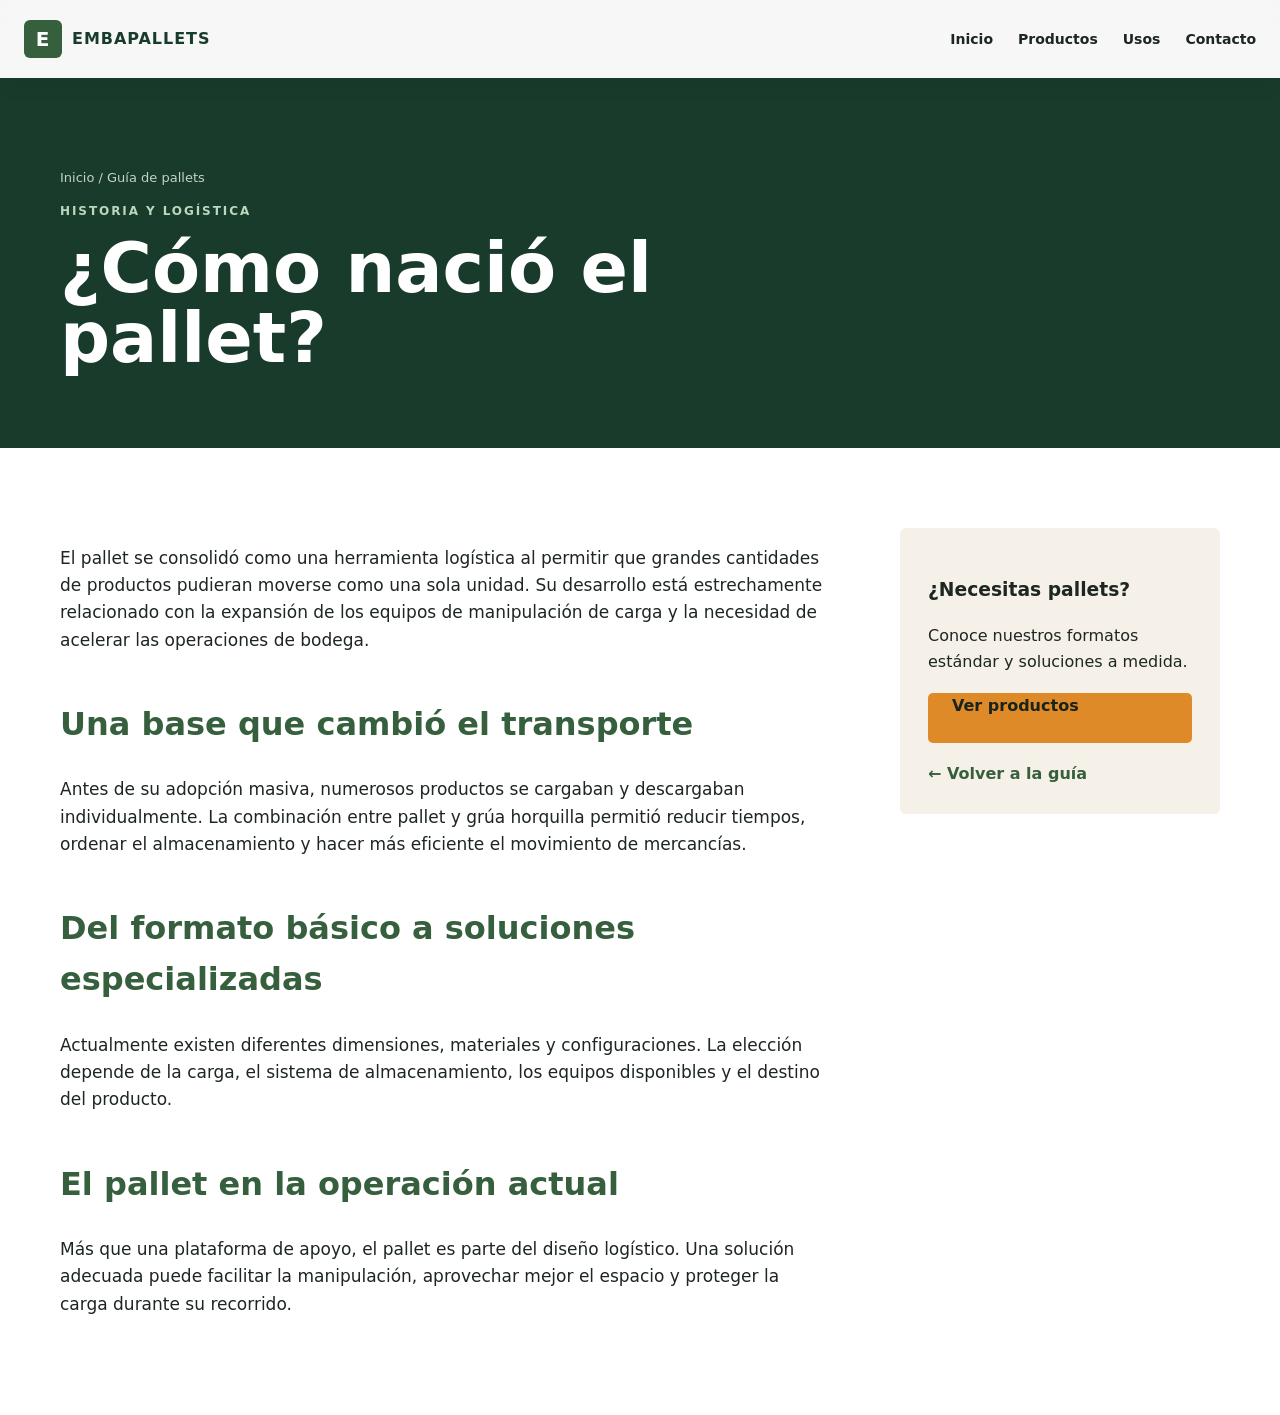
<file: guia-pallets/historia-del-pallet.html>
<!doctype html><html lang="es"><head><meta charset="utf-8"><meta name="viewport" content="width=device-width,initial-scale=1"><title>Historia del pallet y su evolución logística | EMBAPALLETS</title><link rel="canonical" href="https://embapallets.cl/guia-pallets/historia-del-pallet.html"><meta name="description" content="Conoce cómo surgió el pallet y por qué se convirtió en una pieza fundamental del almacenamiento y transporte moderno."><link rel="stylesheet" href="../css/styles.css"></head><body><header class="site-header"><a class="brand" href="../index.html"><span class="brand-mark">E</span><span>EMBAPALLETS</span></a><nav class="main-nav"><a href="../index.html">Inicio</a><a href="../index.html#productos">Productos</a><a href="../index.html#usos">Usos</a><a href="../index.html#contacto">Contacto</a></nav></header><main><section class="inner-hero"><div class="wrap"><p class="breadcrumb">Inicio / Guía de pallets</p><p class="eyebrow light">HISTORIA Y LOGÍSTICA</p><h1>¿Cómo nació el pallet?</h1></div></section><div class="wrap content-layout"><article class="prose"><p>El pallet se consolidó como una herramienta logística al permitir que grandes cantidades de productos pudieran moverse como una sola unidad. Su desarrollo está estrechamente relacionado con la expansión de los equipos de manipulación de carga y la necesidad de acelerar las operaciones de bodega.</p><h2>Una base que cambió el transporte</h2><p>Antes de su adopción masiva, numerosos productos se cargaban y descargaban individualmente. La combinación entre pallet y grúa horquilla permitió reducir tiempos, ordenar el almacenamiento y hacer más eficiente el movimiento de mercancías.</p><h2>Del formato básico a soluciones especializadas</h2><p>Actualmente existen diferentes dimensiones, materiales y configuraciones. La elección depende de la carga, el sistema de almacenamiento, los equipos disponibles y el destino del producto.</p><h2>El pallet en la operación actual</h2><p>Más que una plataforma de apoyo, el pallet es parte del diseño logístico. Una solución adecuada puede facilitar la manipulación, aprovechar mejor el espacio y proteger la carga durante su recorrido.</p></article><aside class="side-card"><h3>¿Necesitas pallets?</h3><p>Conoce nuestros formatos estándar y soluciones a medida.</p><a class="button primary" href="../index.html#productos">Ver productos</a><a class="text-link" href="../index.html#guia">← Volver a la guía</a></aside></div></main><script src="../js/app.js"></script></body></html>
</file>
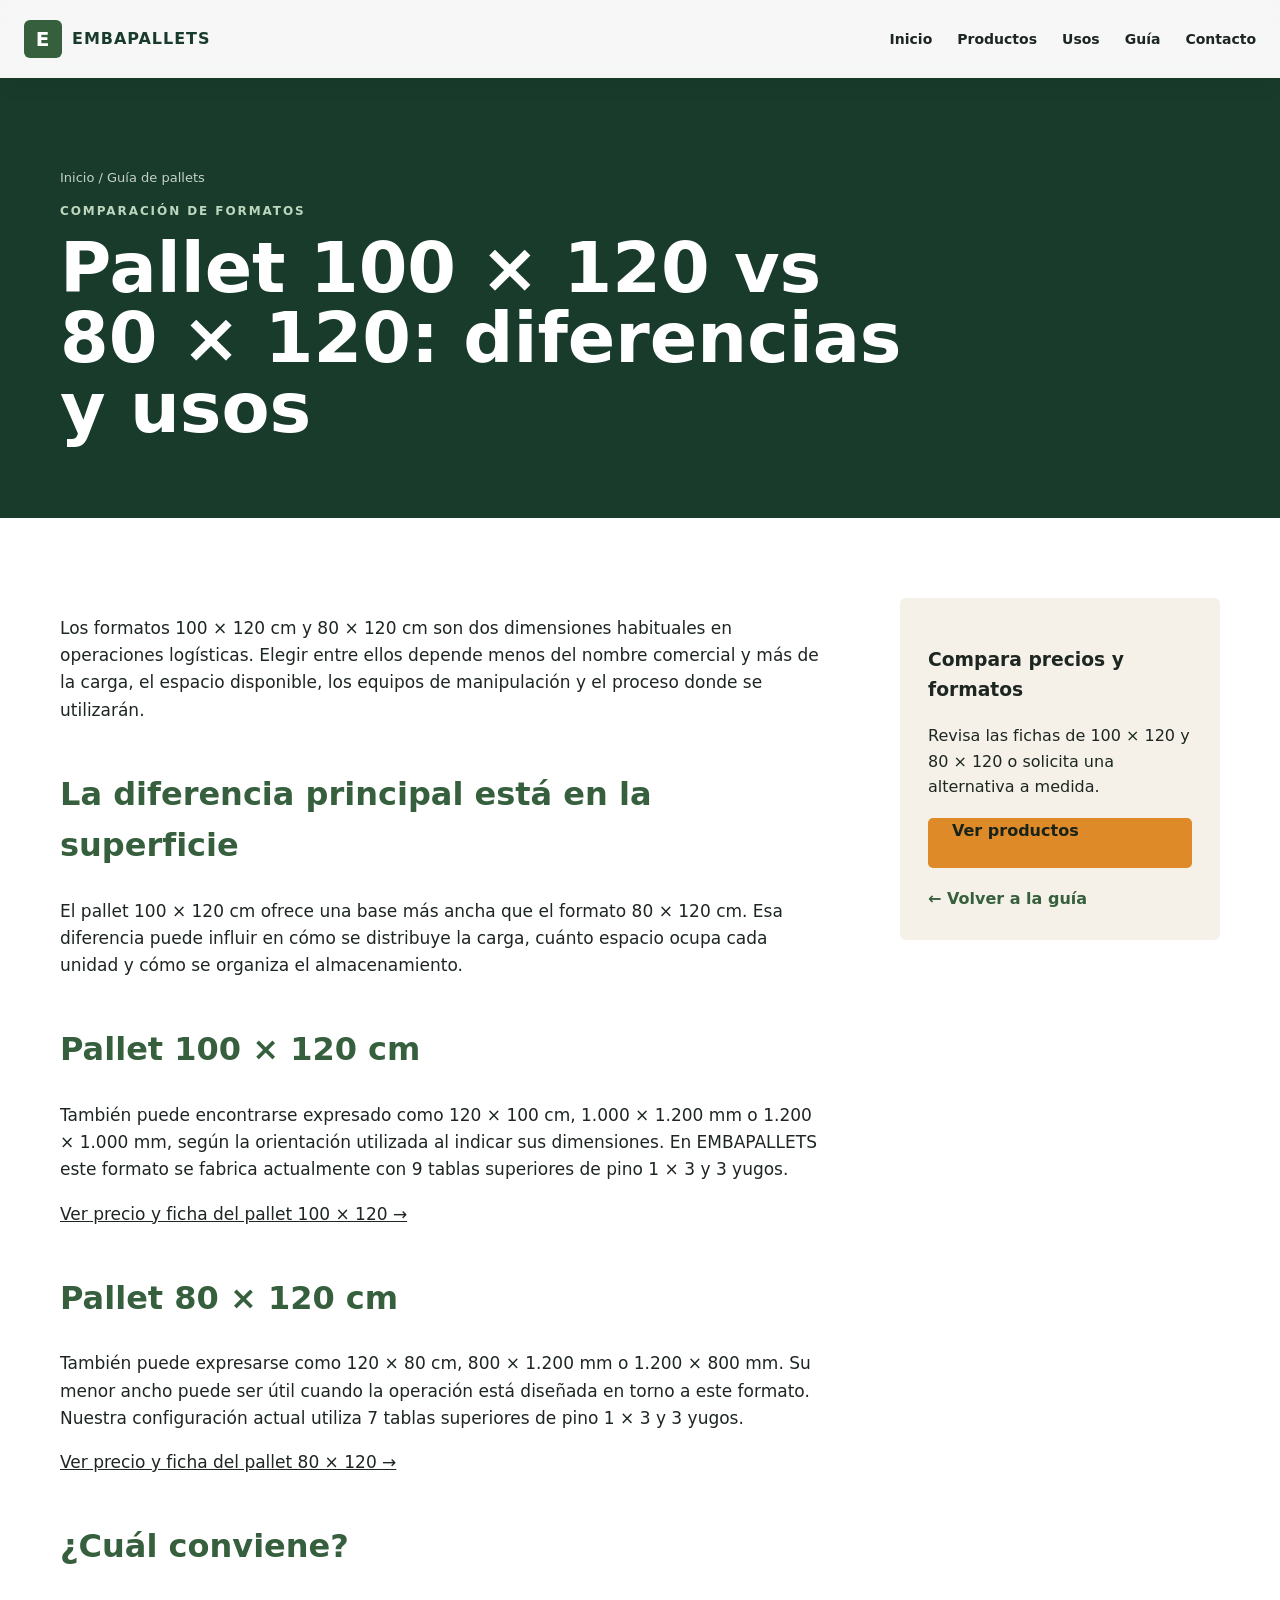
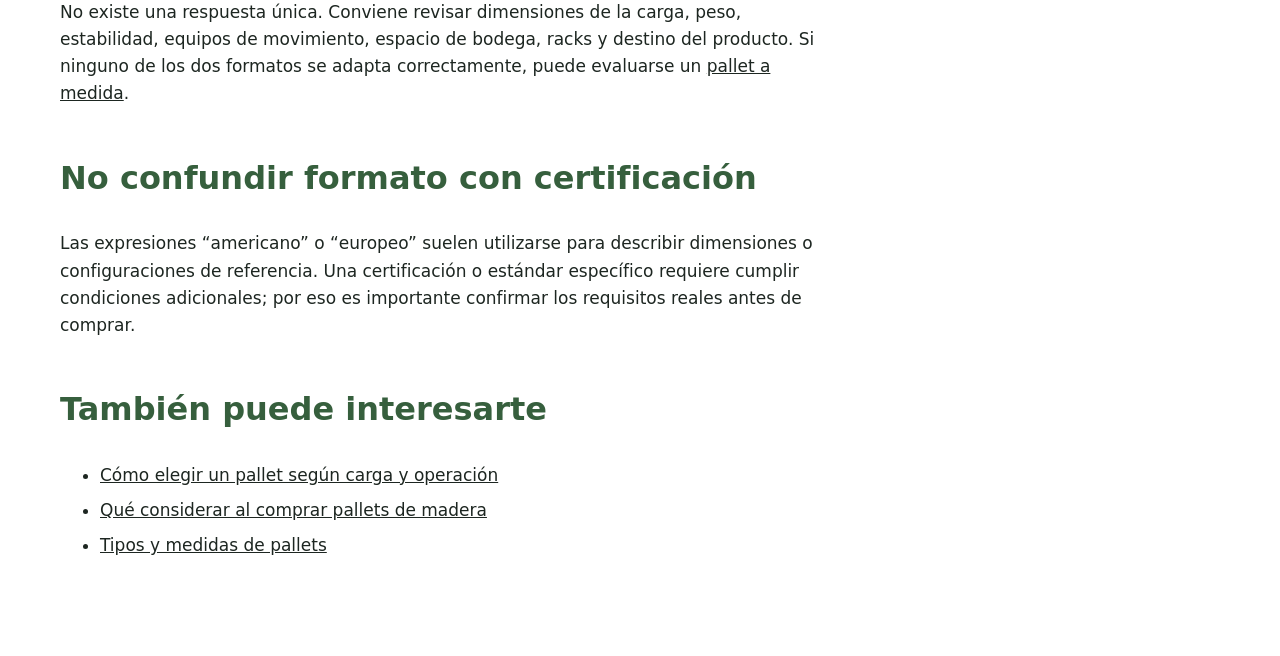
<file: guia-pallets/pallet-100x120-vs-80x120.html>
<!doctype html><html lang="es"><head><meta charset="utf-8"><meta name="viewport" content="width=device-width,initial-scale=1"><title>Pallet 100x120 vs 80x120: Diferencias y Usos | EMBAPALLETS</title><link rel="canonical" href="https://embapallets.cl/guia-pallets/pallet-100x120-vs-80x120.html"><meta name="description" content="Compara pallet 100x120 y 80x120: medidas, diferencias, aplicaciones y qué considerar antes de elegir un formato para tu operación."><link rel="stylesheet" href="../css/styles.css"><script type="application/ld+json">{"@context":"https://schema.org","@graph":[{"@type":"Article","@id":"https://embapallets.cl/guia-pallets/pallet-100x120-vs-80x120.html#article","headline":"Pallet 100 × 120 vs 80 × 120: diferencias y usos","description":"Compara pallet 100x120 y 80x120: medidas, diferencias, aplicaciones y qué considerar antes de elegir un formato para tu operación.","datePublished":"2026-09-27","dateModified":"2026-09-27","inLanguage":"es-CL","mainEntityOfPage":"https://embapallets.cl/guia-pallets/pallet-100x120-vs-80x120.html","author":{"@type":"Organization","name":"EMBAPALLETS","url":"https://embapallets.cl/"},"publisher":{"@type":"Organization","name":"EMBAPALLETS","url":"https://embapallets.cl/"}},{"@type":"BreadcrumbList","itemListElement":[{"@type":"ListItem","position":1,"name":"Inicio","item":"https://embapallets.cl/"},{"@type":"ListItem","position":2,"name":"Guía de pallets","item":"https://embapallets.cl/#guia"},{"@type":"ListItem","position":3,"name":"Pallet 100 × 120 vs 80 × 120: diferencias y usos","item":"https://embapallets.cl/guia-pallets/pallet-100x120-vs-80x120.html"}]}]}</script></head><body><header class="site-header"><a class="brand" href="../index.html"><span class="brand-mark">E</span><span>EMBAPALLETS</span></a><nav class="main-nav"><a href="../index.html">Inicio</a><a href="../index.html#productos">Productos</a><a href="../index.html#usos">Usos</a><a href="../index.html#guia">Guía</a><a href="../index.html#contacto">Contacto</a></nav></header><main><section class="inner-hero"><div class="wrap"><p class="breadcrumb">Inicio / Guía de pallets</p><p class="eyebrow light">COMPARACIÓN DE FORMATOS</p><h1>Pallet 100 × 120 vs 80 × 120: diferencias y usos</h1></div></section><div class="wrap content-layout"><article class="prose"><p>Los formatos 100 × 120 cm y 80 × 120 cm son dos dimensiones habituales en operaciones logísticas. Elegir entre ellos depende menos del nombre comercial y más de la carga, el espacio disponible, los equipos de manipulación y el proceso donde se utilizarán.</p><h2>La diferencia principal está en la superficie</h2><p>El pallet 100 × 120 cm ofrece una base más ancha que el formato 80 × 120 cm. Esa diferencia puede influir en cómo se distribuye la carga, cuánto espacio ocupa cada unidad y cómo se organiza el almacenamiento.</p>
<h2>Pallet 100 × 120 cm</h2><p>También puede encontrarse expresado como 120 × 100 cm, 1.000 × 1.200 mm o 1.200 × 1.000 mm, según la orientación utilizada al indicar sus dimensiones. En EMBAPALLETS este formato se fabrica actualmente con 9 tablas superiores de pino 1 × 3 y 3 yugos.</p><p><a href="../productos/pallet-estandar-100x120.html">Ver precio y ficha del pallet 100 × 120 →</a></p>
<h2>Pallet 80 × 120 cm</h2><p>También puede expresarse como 120 × 80 cm, 800 × 1.200 mm o 1.200 × 800 mm. Su menor ancho puede ser útil cuando la operación está diseñada en torno a este formato. Nuestra configuración actual utiliza 7 tablas superiores de pino 1 × 3 y 3 yugos.</p><p><a href="../productos/pallet-europeo-80x120.html">Ver precio y ficha del pallet 80 × 120 →</a></p>
<h2>¿Cuál conviene?</h2><p>No existe una respuesta única. Conviene revisar dimensiones de la carga, peso, estabilidad, equipos de movimiento, espacio de bodega, racks y destino del producto. Si ninguno de los dos formatos se adapta correctamente, puede evaluarse un <a href="../productos/pallets-a-medida.html">pallet a medida</a>.</p>
<h2>No confundir formato con certificación</h2><p>Las expresiones “americano” o “europeo” suelen utilizarse para describir dimensiones o configuraciones de referencia. Una certificación o estándar específico requiere cumplir condiciones adicionales; por eso es importante confirmar los requisitos reales antes de comprar.</p><h2>También puede interesarte</h2><ul><li><a href="como-elegir-pallet-segun-carga.html">Cómo elegir un pallet según carga y operación</a></li><li><a href="como-comprar-pallets-de-madera.html">Qué considerar al comprar pallets de madera</a></li><li><a href="tipos-de-pallets.html">Tipos y medidas de pallets</a></li></ul></article><aside class="side-card"><h3>Compara precios y formatos</h3><p>Revisa las fichas de 100 × 120 y 80 × 120 o solicita una alternativa a medida.</p><a class="button primary" href="../index.html#productos">Ver productos</a><a class="text-link" href="../index.html#guia">← Volver a la guía</a></aside></div></main><script src="../js/app.js"></script></body></html>
</file>
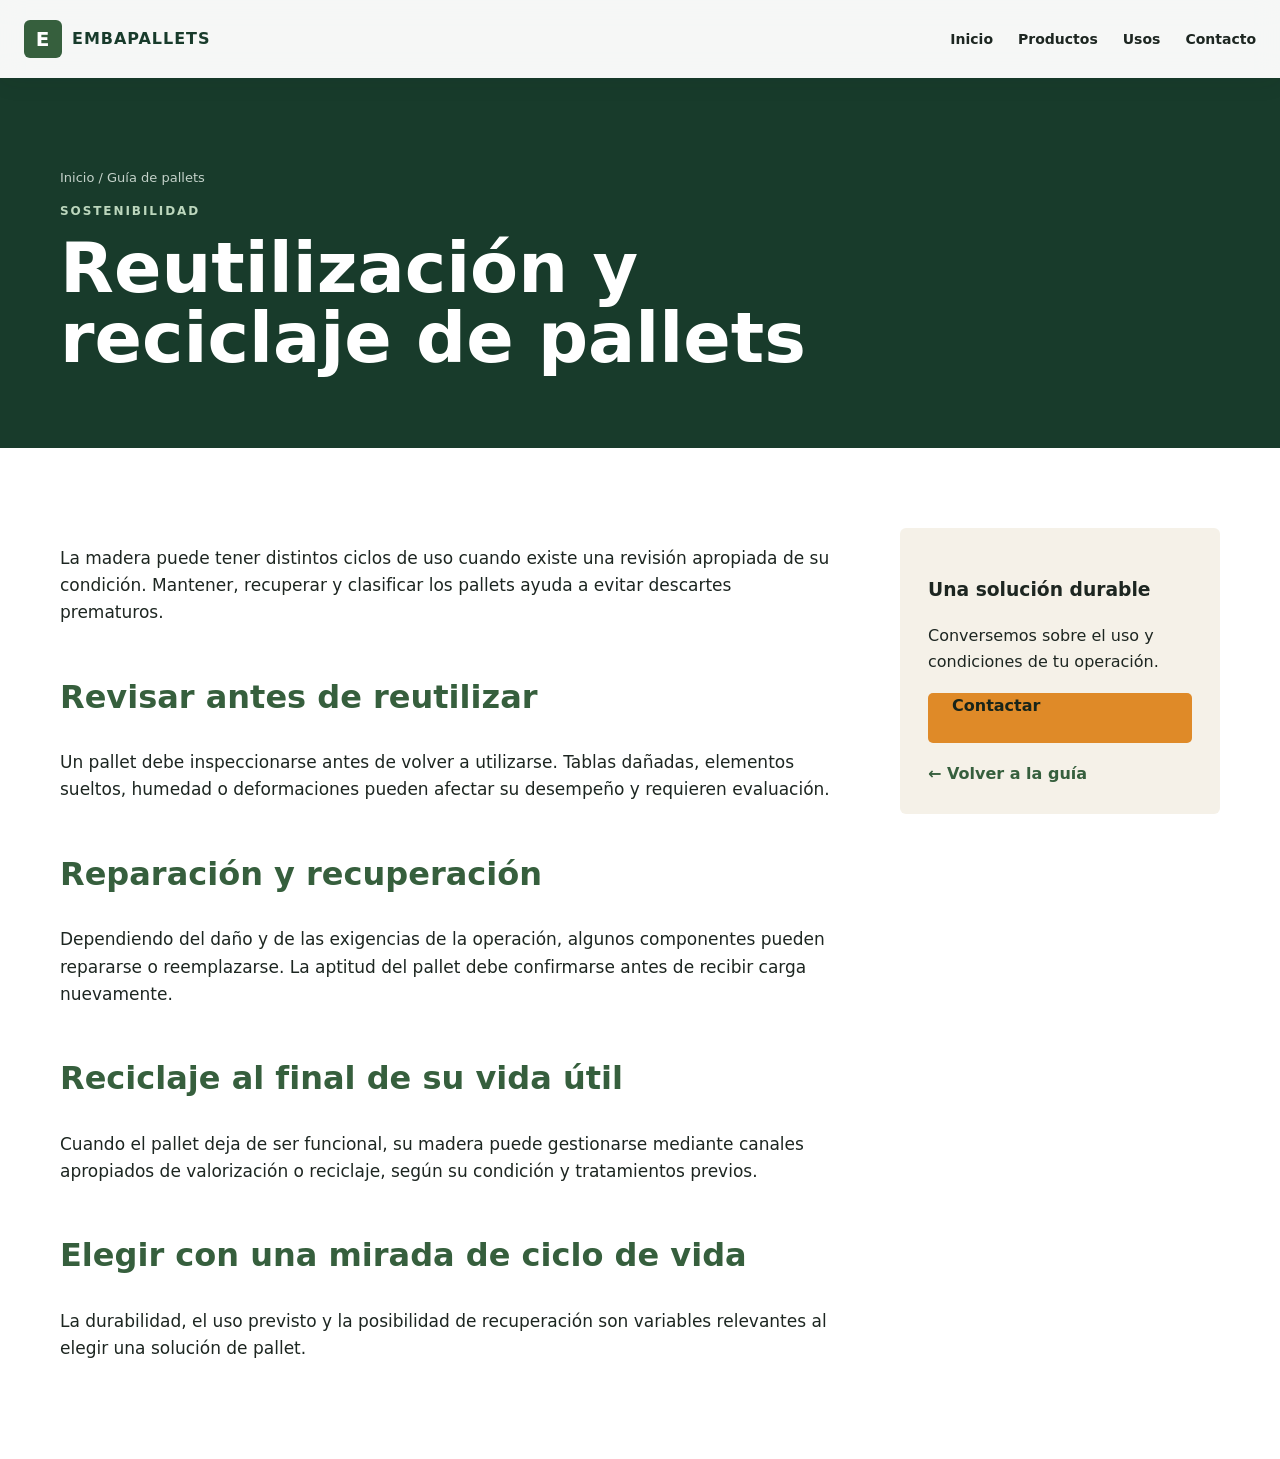
<file: guia-pallets/reciclaje-de-pallets.html>
<!doctype html><html lang="es"><head><meta charset="utf-8"><meta name="viewport" content="width=device-width,initial-scale=1"><title>Reutilización y reciclaje de pallets de madera | EMBAPALLETS</title><link rel="canonical" href="https://embapallets.cl/guia-pallets/reciclaje-de-pallets.html"><meta name="description" content="Conoce alternativas para extender la vida útil, reutilizar y reciclar pallets de madera responsablemente."><link rel="stylesheet" href="../css/styles.css"></head><body><header class="site-header"><a class="brand" href="../index.html"><span class="brand-mark">E</span><span>EMBAPALLETS</span></a><nav class="main-nav"><a href="../index.html">Inicio</a><a href="../index.html#productos">Productos</a><a href="../index.html#usos">Usos</a><a href="../index.html#contacto">Contacto</a></nav></header><main><section class="inner-hero"><div class="wrap"><p class="breadcrumb">Inicio / Guía de pallets</p><p class="eyebrow light">SOSTENIBILIDAD</p><h1>Reutilización y reciclaje de pallets</h1></div></section><div class="wrap content-layout"><article class="prose"><p>La madera puede tener distintos ciclos de uso cuando existe una revisión apropiada de su condición. Mantener, recuperar y clasificar los pallets ayuda a evitar descartes prematuros.</p><h2>Revisar antes de reutilizar</h2><p>Un pallet debe inspeccionarse antes de volver a utilizarse. Tablas dañadas, elementos sueltos, humedad o deformaciones pueden afectar su desempeño y requieren evaluación.</p><h2>Reparación y recuperación</h2><p>Dependiendo del daño y de las exigencias de la operación, algunos componentes pueden repararse o reemplazarse. La aptitud del pallet debe confirmarse antes de recibir carga nuevamente.</p><h2>Reciclaje al final de su vida útil</h2><p>Cuando el pallet deja de ser funcional, su madera puede gestionarse mediante canales apropiados de valorización o reciclaje, según su condición y tratamientos previos.</p><h2>Elegir con una mirada de ciclo de vida</h2><p>La durabilidad, el uso previsto y la posibilidad de recuperación son variables relevantes al elegir una solución de pallet.</p></article><aside class="side-card"><h3>Una solución durable</h3><p>Conversemos sobre el uso y condiciones de tu operación.</p><a class="button primary" href="../index.html#contacto">Contactar</a><a class="text-link" href="../index.html#guia">← Volver a la guía</a></aside></div></main><script src="../js/app.js"></script></body></html>
</file>
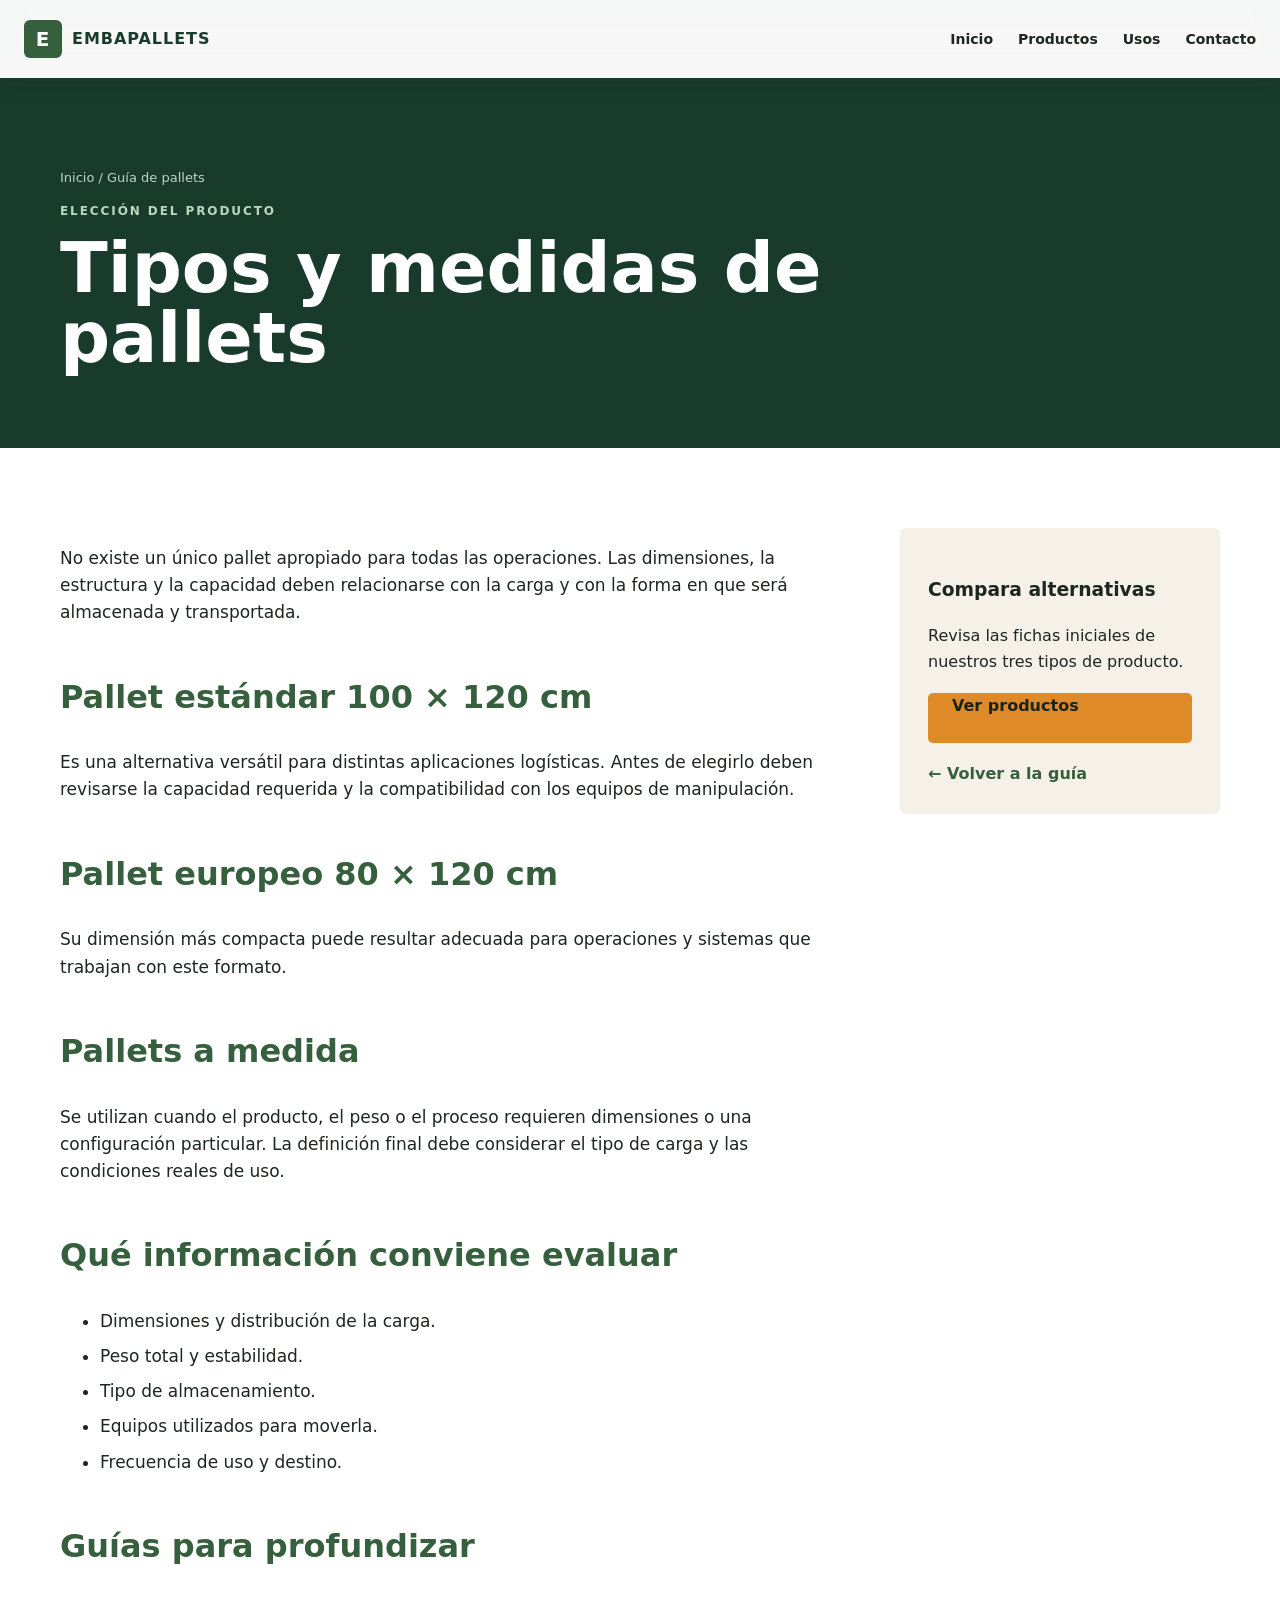
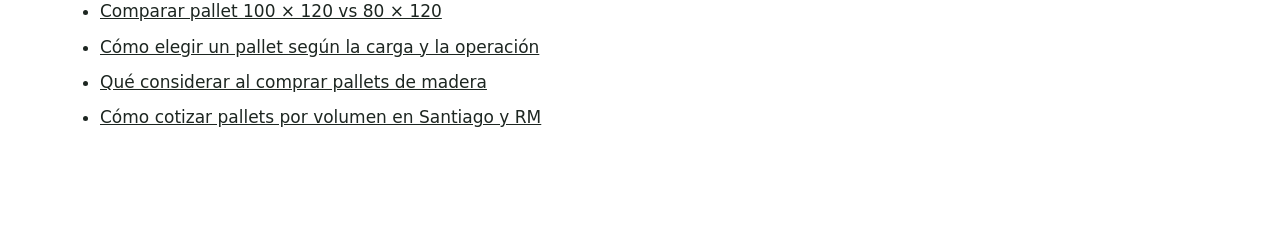
<file: guia-pallets/tipos-de-pallets.html>
<!doctype html><html lang="es"><head><meta charset="utf-8"><meta name="viewport" content="width=device-width,initial-scale=1"><title>Tipos y medidas de pallets de madera | EMBAPALLETS</title><link rel="canonical" href="https://embapallets.cl/guia-pallets/tipos-de-pallets.html"><meta name="description" content="Compara pallets estándar 100x120, europeos 80x120 y pallets fabricados a medida."><link rel="stylesheet" href="../css/styles.css"></head><body><header class="site-header"><a class="brand" href="../index.html"><span class="brand-mark">E</span><span>EMBAPALLETS</span></a><nav class="main-nav"><a href="../index.html">Inicio</a><a href="../index.html#productos">Productos</a><a href="../index.html#usos">Usos</a><a href="../index.html#contacto">Contacto</a></nav></header><main><section class="inner-hero"><div class="wrap"><p class="breadcrumb">Inicio / Guía de pallets</p><p class="eyebrow light">ELECCIÓN DEL PRODUCTO</p><h1>Tipos y medidas de pallets</h1></div></section><div class="wrap content-layout"><article class="prose"><p>No existe un único pallet apropiado para todas las operaciones. Las dimensiones, la estructura y la capacidad deben relacionarse con la carga y con la forma en que será almacenada y transportada.</p><h2>Pallet estándar 100 × 120 cm</h2><p>Es una alternativa versátil para distintas aplicaciones logísticas. Antes de elegirlo deben revisarse la capacidad requerida y la compatibilidad con los equipos de manipulación.</p><h2>Pallet europeo 80 × 120 cm</h2><p>Su dimensión más compacta puede resultar adecuada para operaciones y sistemas que trabajan con este formato.</p><h2>Pallets a medida</h2><p>Se utilizan cuando el producto, el peso o el proceso requieren dimensiones o una configuración particular. La definición final debe considerar el tipo de carga y las condiciones reales de uso.</p><h2>Qué información conviene evaluar</h2><ul><li>Dimensiones y distribución de la carga.</li><li>Peso total y estabilidad.</li><li>Tipo de almacenamiento.</li><li>Equipos utilizados para moverla.</li><li>Frecuencia de uso y destino.</li></ul><h2>Guías para profundizar</h2><ul><li><a href="pallet-100x120-vs-80x120.html">Comparar pallet 100 × 120 vs 80 × 120</a></li><li><a href="como-elegir-pallet-segun-carga.html">Cómo elegir un pallet según la carga y la operación</a></li><li><a href="como-comprar-pallets-de-madera.html">Qué considerar al comprar pallets de madera</a></li><li><a href="cotizar-pallets-por-volumen-santiago.html">Cómo cotizar pallets por volumen en Santiago y RM</a></li></ul></article><aside class="side-card"><h3>Compara alternativas</h3><p>Revisa las fichas iniciales de nuestros tres tipos de producto.</p><a class="button primary" href="../index.html#productos">Ver productos</a><a class="text-link" href="../index.html#guia">← Volver a la guía</a></aside></div></main><script src="../js/app.js"></script></body></html>
</file>
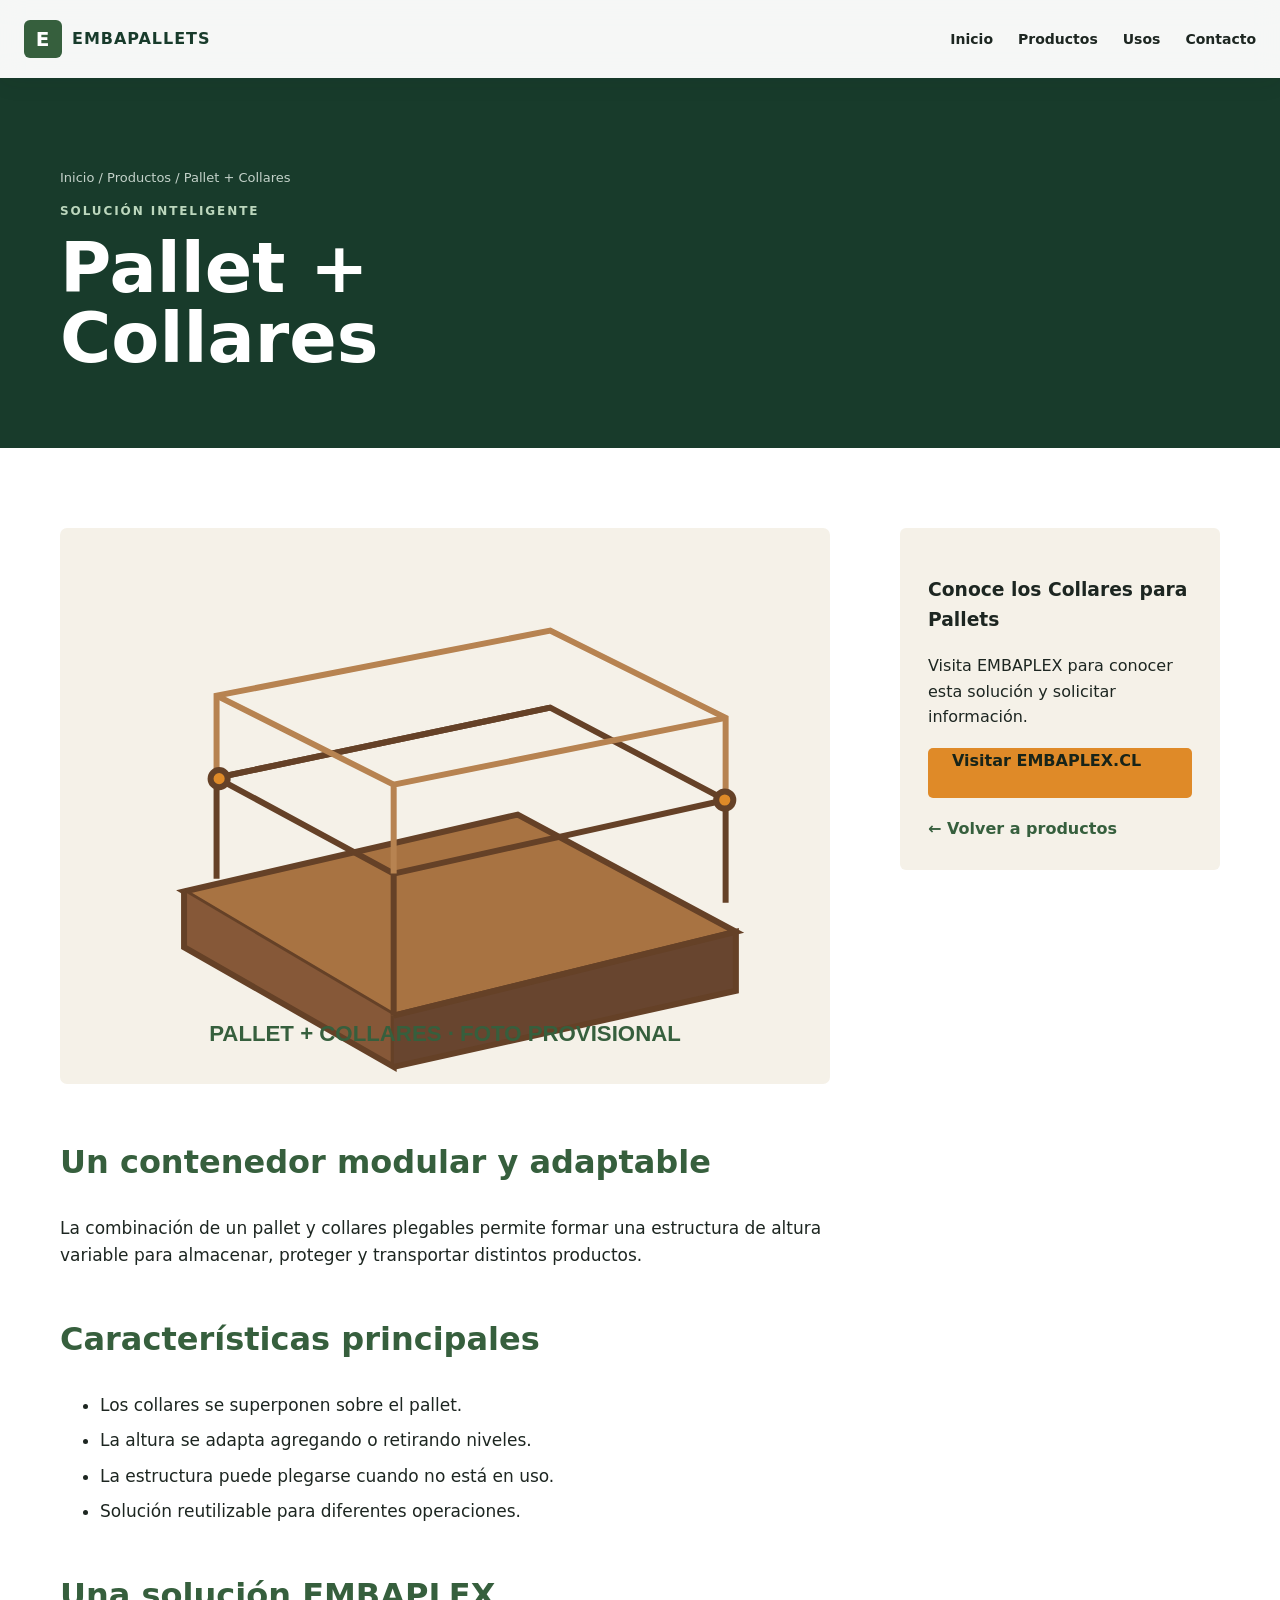
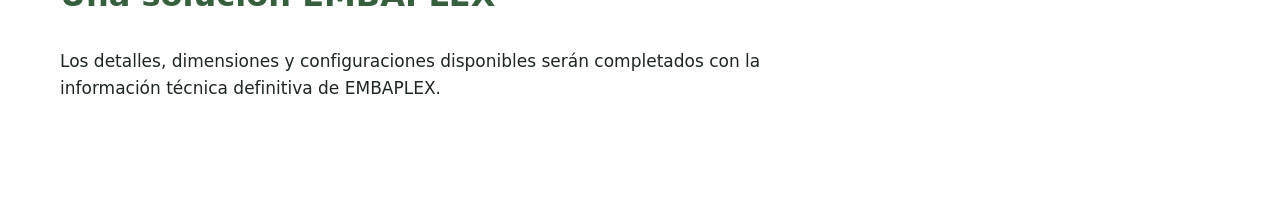
<file: productos/pallet-con-collares.html>
<!doctype html><html lang="es"><head><meta charset="utf-8"><meta name="viewport" content="width=device-width,initial-scale=1"><title>Pallet con collares plegables | EMBAPALLETS</title><link rel="canonical" href="https://embapallets.cl/productos/pallet-con-collares.html"><meta name="description" content="Conoce la solución modular de pallet con collares plegables para almacenamiento y transporte."><link rel="stylesheet" href="../css/styles.css"></head><body><header class="site-header"><a class="brand" href="../index.html"><span class="brand-mark">E</span><span>EMBAPALLETS</span></a><nav class="main-nav"><a href="../index.html">Inicio</a><a href="../index.html#productos">Productos</a><a href="../index.html#usos">Usos</a><a href="../index.html#contacto">Contacto</a></nav></header><main><section class="inner-hero"><div class="wrap"><p class="breadcrumb">Inicio / Productos / Pallet + Collares</p><p class="eyebrow light">SOLUCIÓN INTELIGENTE</p><h1>Pallet +<br>Collares</h1></div></section><div class="wrap content-layout"><article class="prose"><img src="../assets/images/pallet-collares.svg" alt="Pallet equipado con collares plegables" style="width:100%;border-radius:7px"><h2>Un contenedor modular y adaptable</h2><p>La combinación de un pallet y collares plegables permite formar una estructura de altura variable para almacenar, proteger y transportar distintos productos.</p><h2>Características principales</h2><ul><li>Los collares se superponen sobre el pallet.</li><li>La altura se adapta agregando o retirando niveles.</li><li>La estructura puede plegarse cuando no está en uso.</li><li>Solución reutilizable para diferentes operaciones.</li></ul><h2>Una solución EMBAPLEX</h2><p>Los detalles, dimensiones y configuraciones disponibles serán completados con la información técnica definitiva de EMBAPLEX.</p></article><aside class="side-card"><h3>Conoce los Collares para Pallets</h3><p>Visita EMBAPLEX para conocer esta solución y solicitar información.</p><a class="button primary" href="https://embaplex.cl/" target="_blank" rel="noopener">Visitar EMBAPLEX.CL</a><a class="text-link" href="../index.html#productos">← Volver a productos</a></aside></div></main><script src="../js/app.js"></script></body></html>
</file>
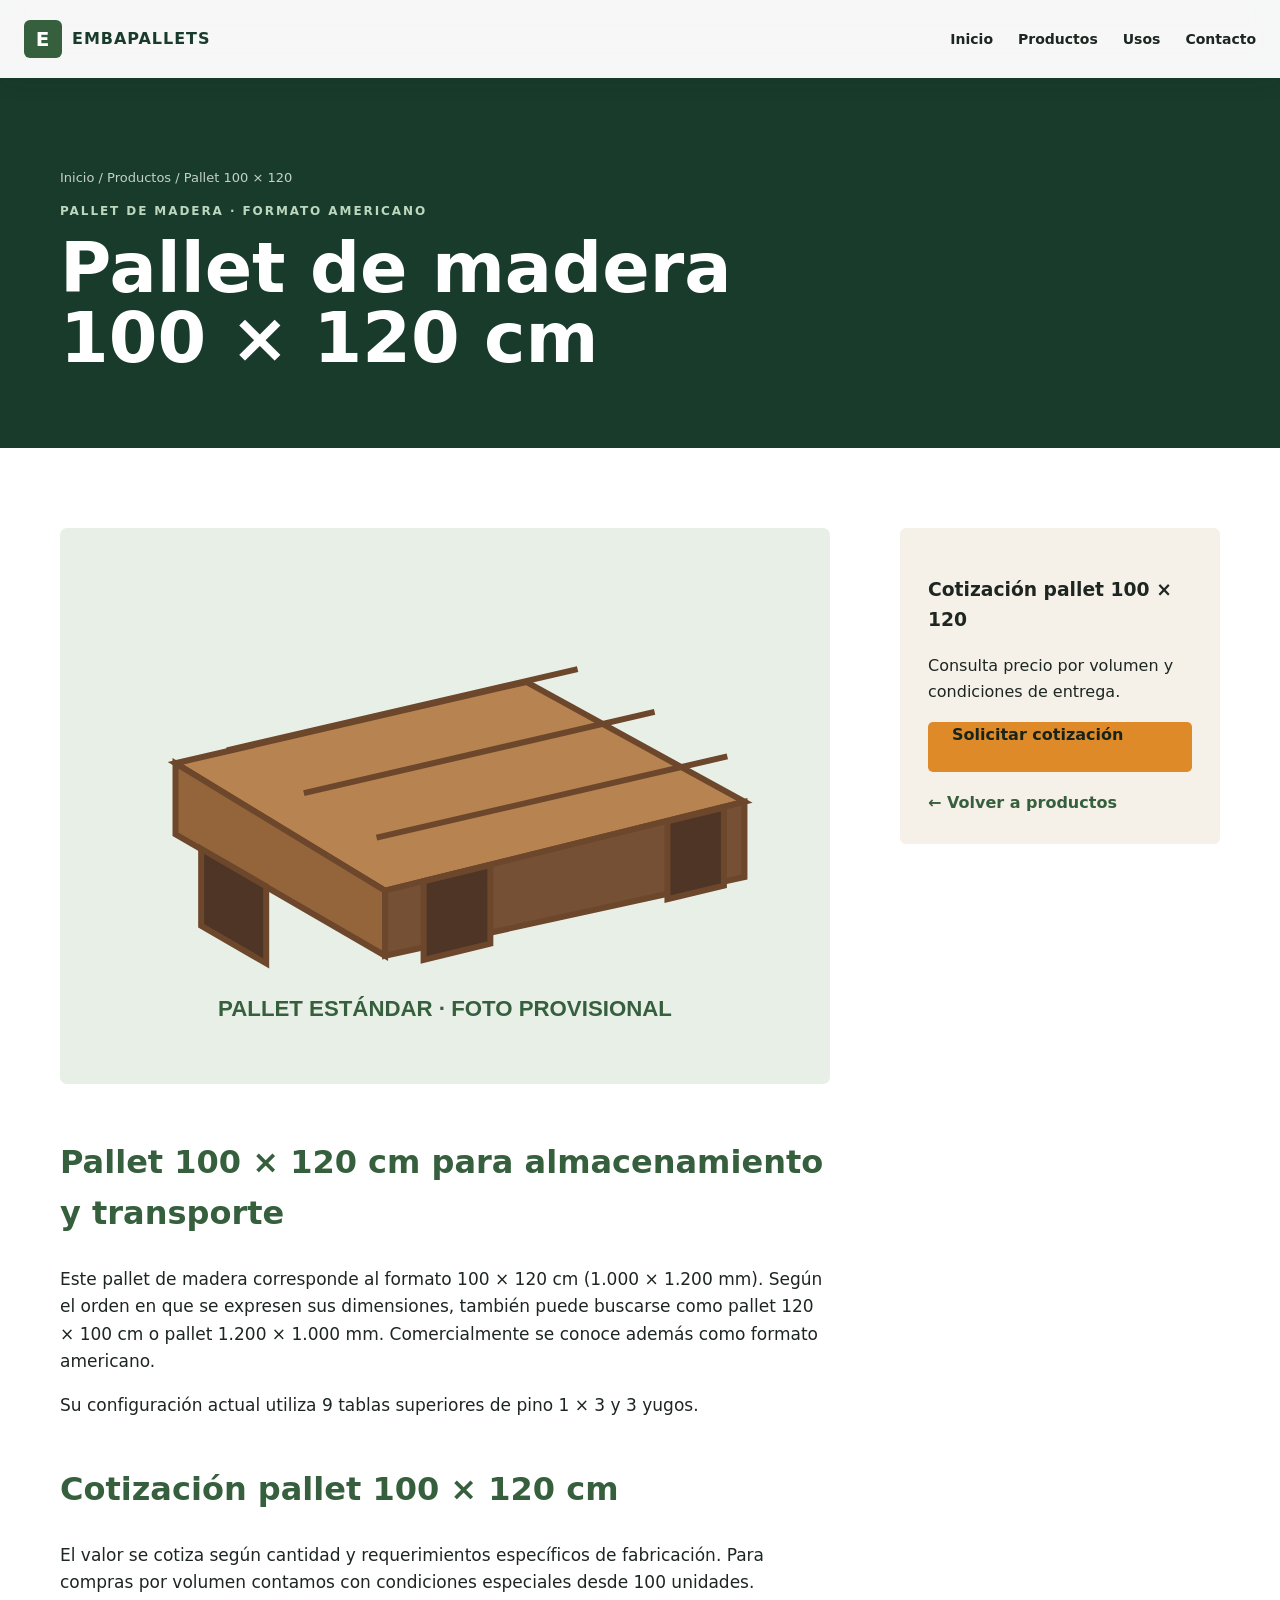
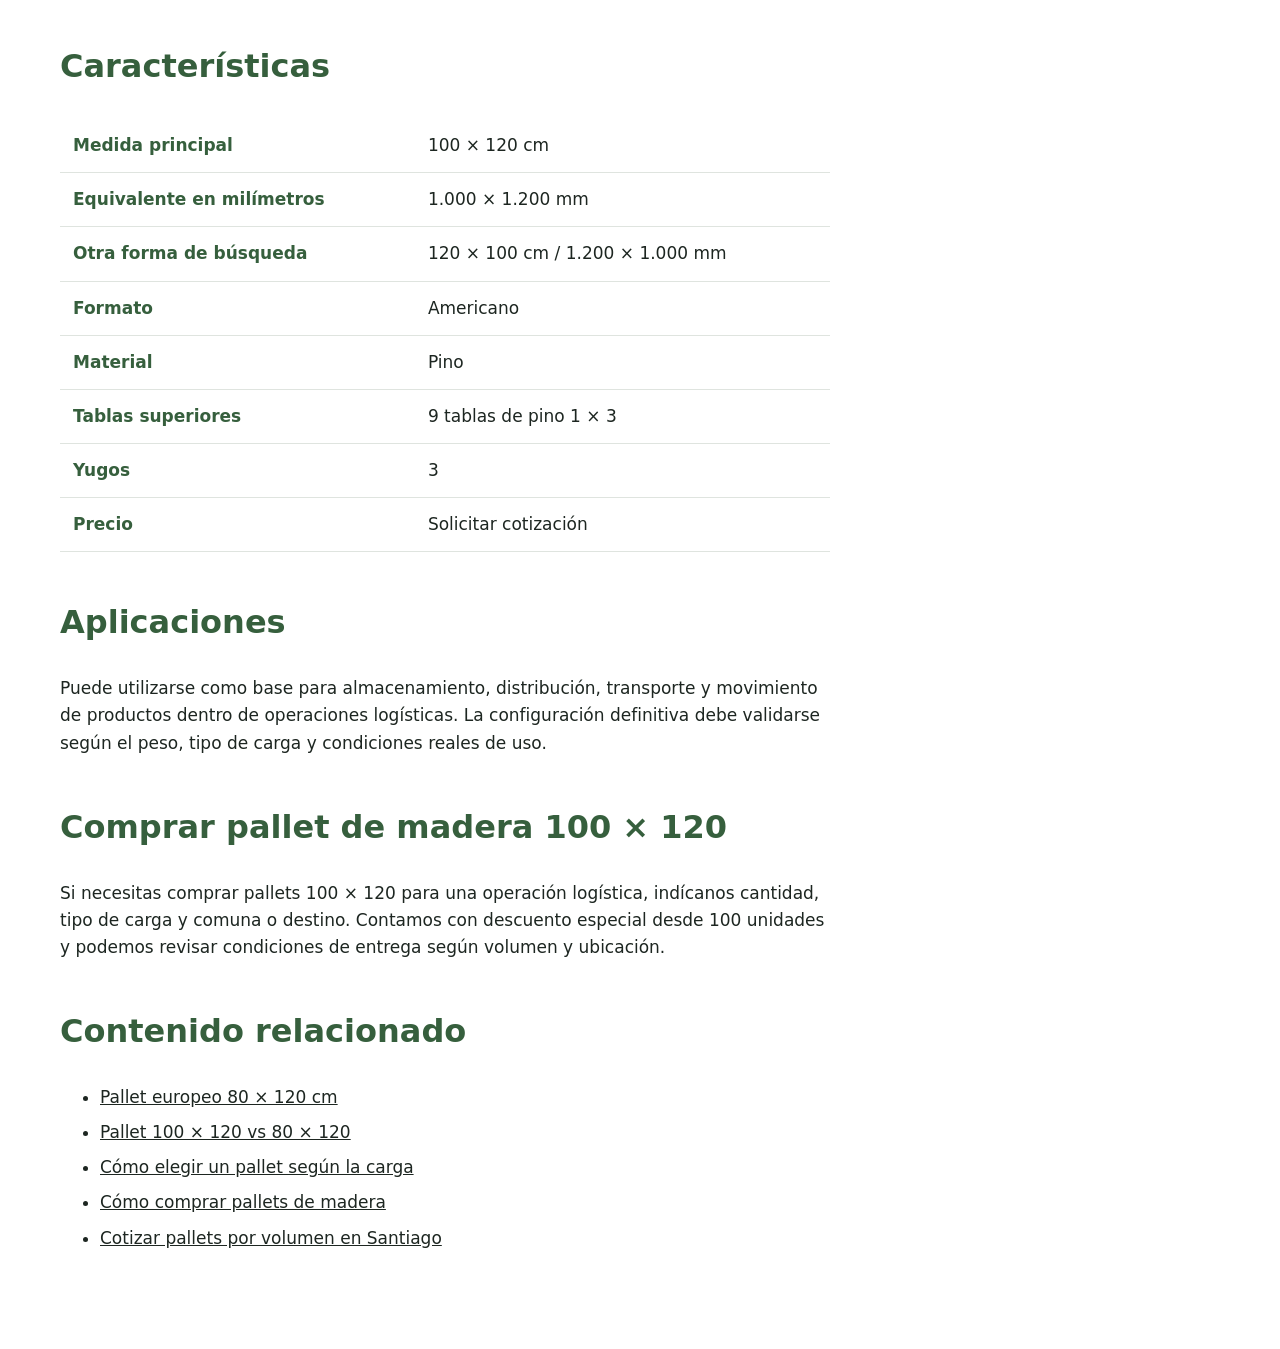
<file: productos/pallet-estandar-100x120.html>
<!doctype html><html lang="es"><head><meta charset="utf-8"><meta name="viewport" content="width=device-width,initial-scale=1"><title>Pallet 100x120 cm | Pallet de Madera 1200x1000 | EMBAPALLETS</title><link rel="canonical" href="https://embapallets.cl/productos/pallet-estandar-100x120.html"><meta name="description" content="Pallet de madera 100x120 cm, formato americano, 9 tablas de pino 1x3. Solicita cotización según cantidad y requerimientos."><link rel="stylesheet" href="../css/styles.css"><script type="application/ld+json">
{
  "@context": "https://schema.org",
  "@type": "Product",
  "name": "Pallet de madera 100 x 120 cm",
  "alternateName": ["Pallet 120 x 100 cm", "Pallet 1000 x 1200 mm", "Pallet 1200 x 1000 mm", "Pallet americano"],
  "description": "Pallet de madera de 100 x 120 cm, equivalente a 1000 x 1200 mm y también expresado como 120 x 100 cm o 1200 x 1000 mm según la orientación. Formato americano con 9 tablas superiores de pino 1 x 3 y 3 yugos.",
  "image": "https://embapallets.cl/assets/images/foto1.png",
  "brand": {"@type": "Brand", "name": "EMBAPALLETS"}
}
</script></head><body><header class="site-header"><a class="brand" href="../index.html"><span class="brand-mark">E</span><span>EMBAPALLETS</span></a><nav class="main-nav"><a href="../index.html">Inicio</a><a href="../index.html#productos">Productos</a><a href="../index.html#usos">Usos</a><a href="../index.html#contacto">Contacto</a></nav></header><main><section class="inner-hero"><div class="wrap"><p class="breadcrumb">Inicio / Productos / Pallet 100 × 120</p><p class="eyebrow light">PALLET DE MADERA · FORMATO AMERICANO</p><h1>Pallet de madera<br>100 × 120 cm</h1></div></section><div class="wrap content-layout"><article class="prose"><img src="../assets/images/pallet-estandar.svg" alt="Pallet de madera 100x120 cm o 1200x1000 mm" style="width:100%;border-radius:7px"><h2>Pallet 100 × 120 cm para almacenamiento y transporte</h2><p>Este pallet de madera corresponde al formato 100 × 120 cm (1.000 × 1.200 mm). Según el orden en que se expresen sus dimensiones, también puede buscarse como pallet 120 × 100 cm o pallet 1.200 × 1.000 mm. Comercialmente se conoce además como formato americano.</p><p>Su configuración actual utiliza 9 tablas superiores de pino 1 × 3 y 3 yugos.</p><h2>Cotización pallet 100 × 120 cm</h2><p>El valor se cotiza según cantidad y requerimientos específicos de fabricación. Para compras por volumen contamos con condiciones especiales desde 100 unidades.</p><h2>Características</h2><table class="spec-table"><tr><td>Medida principal</td><td>100 × 120 cm</td></tr><tr><td>Equivalente en milímetros</td><td>1.000 × 1.200 mm</td></tr><tr><td>Otra forma de búsqueda</td><td>120 × 100 cm / 1.200 × 1.000 mm</td></tr><tr><td>Formato</td><td>Americano</td></tr><tr><td>Material</td><td>Pino</td></tr><tr><td>Tablas superiores</td><td>9 tablas de pino 1 × 3</td></tr><tr><td>Yugos</td><td>3</td></tr><tr><td>Precio</td><td>Solicitar cotización</td></tr></table><h2>Aplicaciones</h2><p>Puede utilizarse como base para almacenamiento, distribución, transporte y movimiento de productos dentro de operaciones logísticas. La configuración definitiva debe validarse según el peso, tipo de carga y condiciones reales de uso.</p><h2>Comprar pallet de madera 100 × 120</h2><p>Si necesitas comprar pallets 100 × 120 para una operación logística, indícanos cantidad, tipo de carga y comuna o destino. Contamos con descuento especial desde 100 unidades y podemos revisar condiciones de entrega según volumen y ubicación.</p><h2>Contenido relacionado</h2><ul><li><a href="pallet-europeo-80x120.html">Pallet europeo 80 × 120 cm</a></li><li><a href="../guia-pallets/pallet-100x120-vs-80x120.html">Pallet 100 × 120 vs 80 × 120</a></li><li><a href="../guia-pallets/como-elegir-pallet-segun-carga.html">Cómo elegir un pallet según la carga</a></li><li><a href="../guia-pallets/como-comprar-pallets-de-madera.html">Cómo comprar pallets de madera</a></li><li><a href="../guia-pallets/cotizar-pallets-por-volumen-santiago.html">Cotizar pallets por volumen en Santiago</a></li></ul></article><aside class="side-card"><h3>Cotización pallet 100 × 120</h3><p>Consulta precio por volumen y condiciones de entrega.</p><a class="button primary" href="../index.html#contacto">Solicitar cotización</a><a class="text-link" href="../index.html#productos">← Volver a productos</a></aside></div></main><script src="../js/app.js"></script></body></html>
</file>
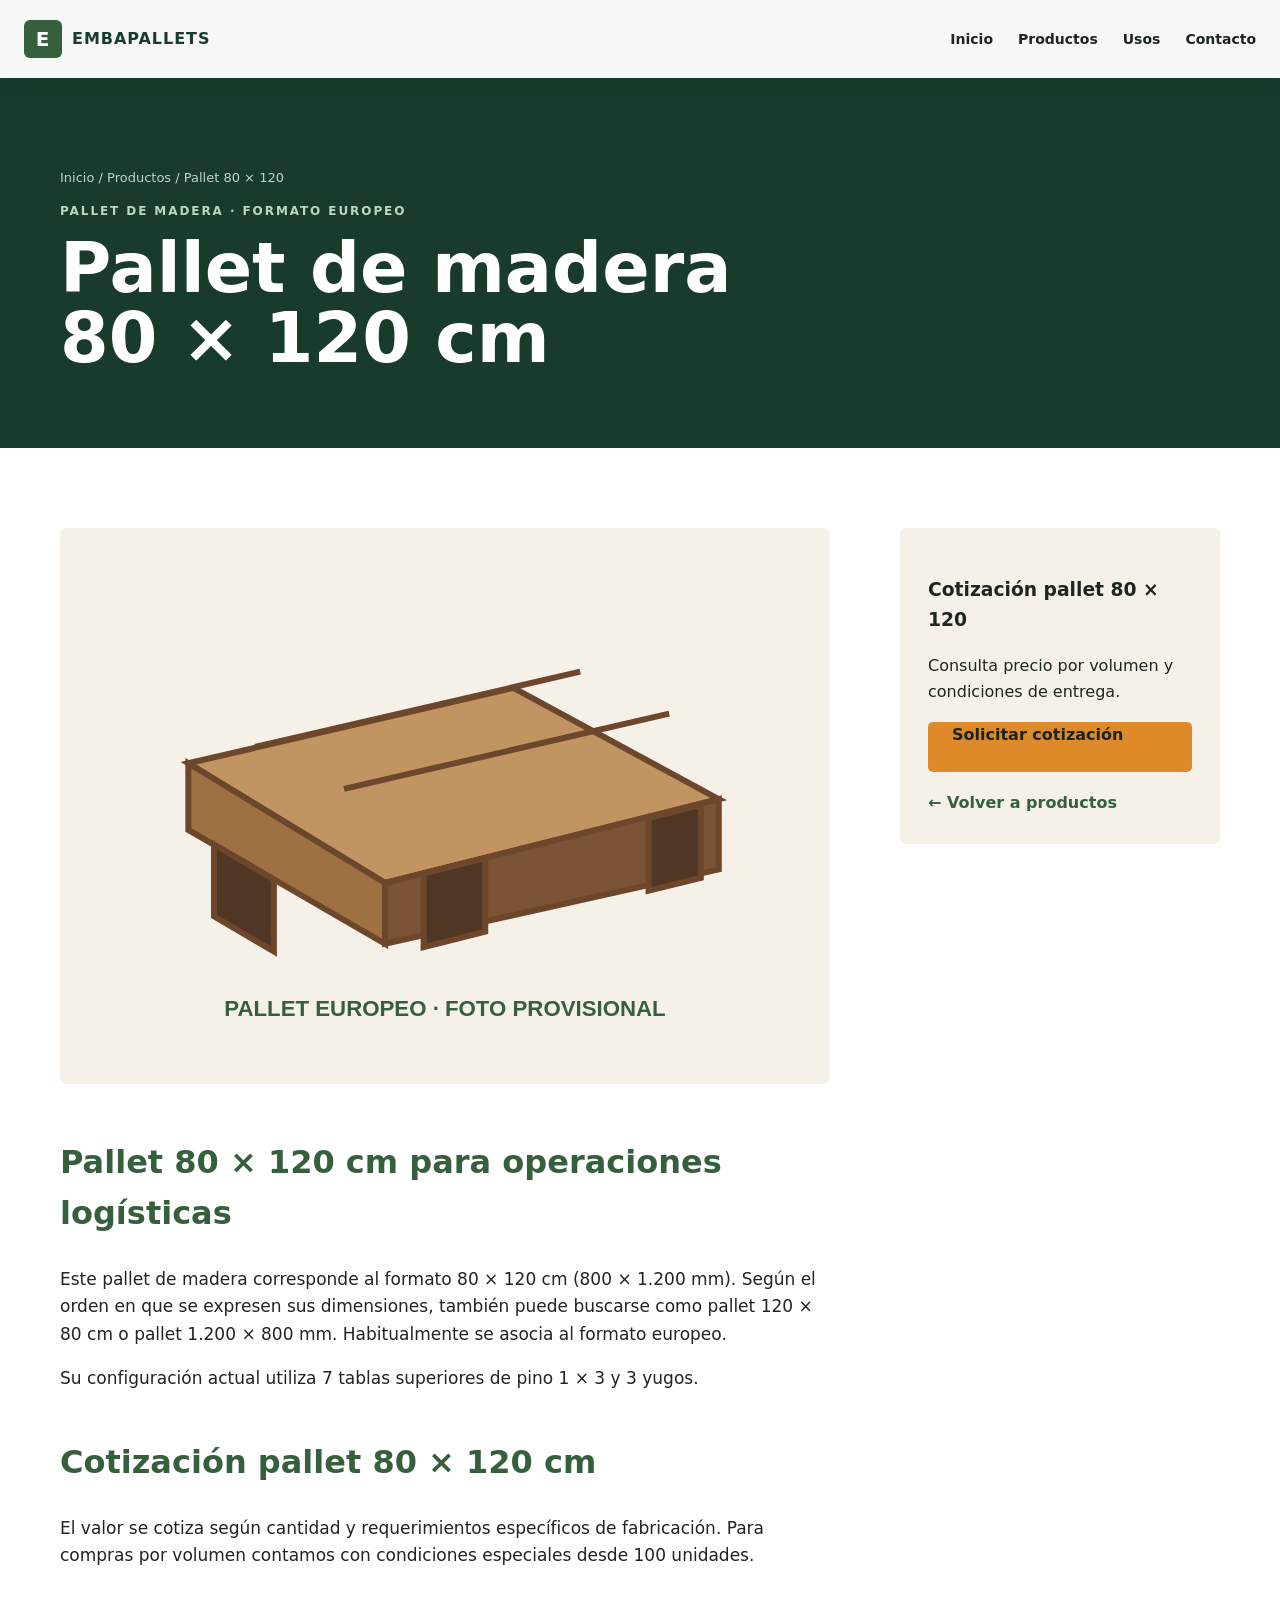
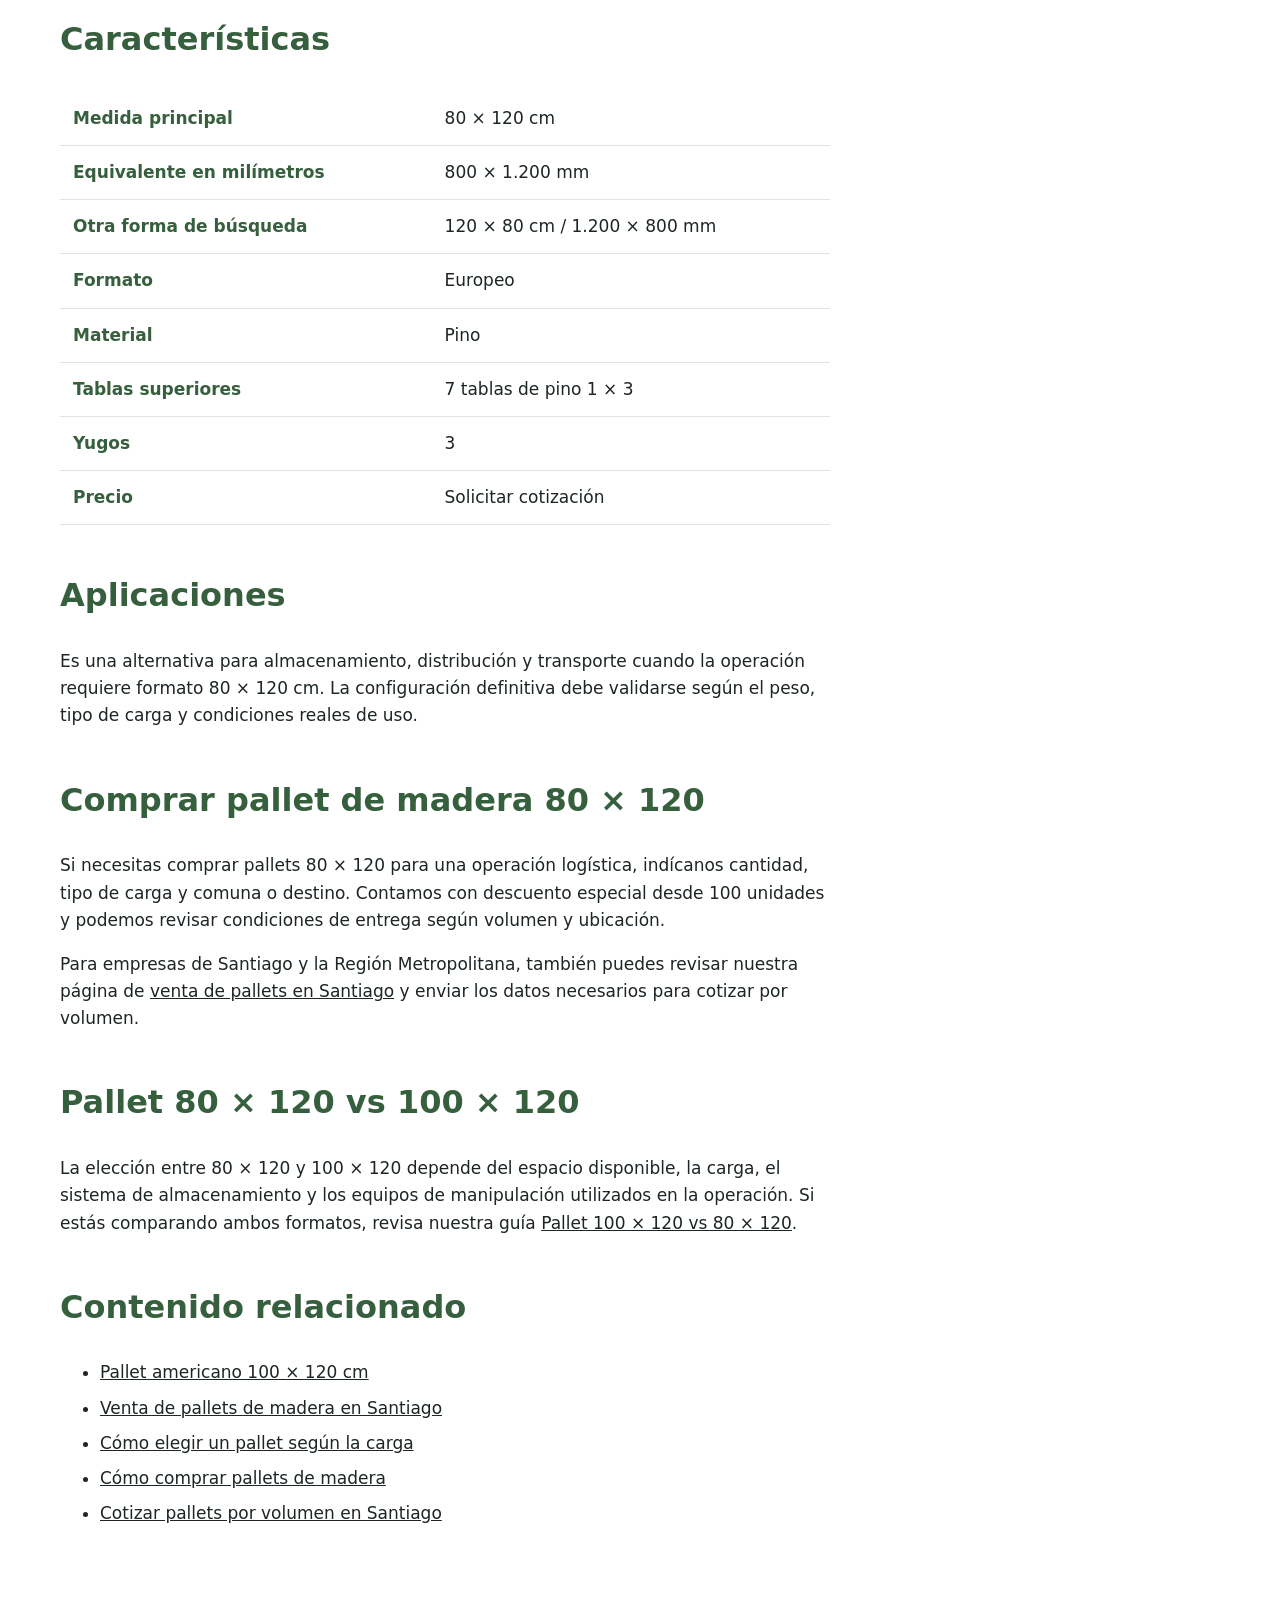
<file: productos/pallet-europeo-80x120.html>
<!doctype html><html lang="es"><head><meta charset="utf-8"><meta name="viewport" content="width=device-width,initial-scale=1"><title>Pallet 80x120 cm | Pallet de Madera 1200x800 | EMBAPALLETS</title><link rel="canonical" href="https://embapallets.cl/productos/pallet-europeo-80x120.html"><meta name="description" content="Pallet de madera 80x120 cm, formato europeo, 7 tablas de pino 1x3. Solicita cotización según cantidad y requerimientos."><link rel="stylesheet" href="../css/styles.css"><script type="application/ld+json">
{
  "@context": "https://schema.org",
  "@type": "Product",
  "name": "Pallet de madera 80 x 120 cm",
  "alternateName": ["Pallet 120 x 80 cm", "Pallet 800 x 1200 mm", "Pallet 1200 x 800 mm", "Pallet formato europeo"],
  "description": "Pallet de madera de 80 x 120 cm, equivalente a 800 x 1200 mm y también expresado como 120 x 80 cm o 1200 x 800 mm según la orientación. Formato europeo con 7 tablas superiores de pino 1 x 3 y 3 yugos.",
  "image": "https://embapallets.cl/assets/images/foto1.png",
  "brand": {"@type": "Brand", "name": "EMBAPALLETS"}
}
</script></head><body><header class="site-header"><a class="brand" href="../index.html"><span class="brand-mark">E</span><span>EMBAPALLETS</span></a><nav class="main-nav"><a href="../index.html">Inicio</a><a href="../index.html#productos">Productos</a><a href="../index.html#usos">Usos</a><a href="../index.html#contacto">Contacto</a></nav></header><main><section class="inner-hero"><div class="wrap"><p class="breadcrumb">Inicio / Productos / Pallet 80 × 120</p><p class="eyebrow light">PALLET DE MADERA · FORMATO EUROPEO</p><h1>Pallet de madera<br>80 × 120 cm</h1></div></section><div class="wrap content-layout"><article class="prose"><img src="../assets/images/pallet-europeo.svg" alt="Pallet de madera 80x120 cm o 1200x800 mm" style="width:100%;border-radius:7px"><h2>Pallet 80 × 120 cm para operaciones logísticas</h2><p>Este pallet de madera corresponde al formato 80 × 120 cm (800 × 1.200 mm). Según el orden en que se expresen sus dimensiones, también puede buscarse como pallet 120 × 80 cm o pallet 1.200 × 800 mm. Habitualmente se asocia al formato europeo.</p><p>Su configuración actual utiliza 7 tablas superiores de pino 1 × 3 y 3 yugos.</p><h2>Cotización pallet 80 × 120 cm</h2><p>El valor se cotiza según cantidad y requerimientos específicos de fabricación. Para compras por volumen contamos con condiciones especiales desde 100 unidades.</p><h2>Características</h2><table class="spec-table"><tr><td>Medida principal</td><td>80 × 120 cm</td></tr><tr><td>Equivalente en milímetros</td><td>800 × 1.200 mm</td></tr><tr><td>Otra forma de búsqueda</td><td>120 × 80 cm / 1.200 × 800 mm</td></tr><tr><td>Formato</td><td>Europeo</td></tr><tr><td>Material</td><td>Pino</td></tr><tr><td>Tablas superiores</td><td>7 tablas de pino 1 × 3</td></tr><tr><td>Yugos</td><td>3</td></tr><tr><td>Precio</td><td>Solicitar cotización</td></tr></table><h2>Aplicaciones</h2><p>Es una alternativa para almacenamiento, distribución y transporte cuando la operación requiere formato 80 × 120 cm. La configuración definitiva debe validarse según el peso, tipo de carga y condiciones reales de uso.</p><h2>Comprar pallet de madera 80 × 120</h2><p>Si necesitas comprar pallets 80 × 120 para una operación logística, indícanos cantidad, tipo de carga y comuna o destino. Contamos con descuento especial desde 100 unidades y podemos revisar condiciones de entrega según volumen y ubicación.</p><p>Para empresas de Santiago y la Región Metropolitana, también puedes revisar nuestra página de <a href="../venta-pallets-santiago.html">venta de pallets en Santiago</a> y enviar los datos necesarios para cotizar por volumen.</p><h2>Pallet 80 × 120 vs 100 × 120</h2><p>La elección entre 80 × 120 y 100 × 120 depende del espacio disponible, la carga, el sistema de almacenamiento y los equipos de manipulación utilizados en la operación. Si estás comparando ambos formatos, revisa nuestra guía <a href="../guia-pallets/pallet-100x120-vs-80x120.html">Pallet 100 × 120 vs 80 × 120</a>.</p><h2>Contenido relacionado</h2><ul><li><a href="pallet-estandar-100x120.html">Pallet americano 100 × 120 cm</a></li><li><a href="../venta-pallets-santiago.html">Venta de pallets de madera en Santiago</a></li><li><a href="../guia-pallets/como-elegir-pallet-segun-carga.html">Cómo elegir un pallet según la carga</a></li><li><a href="../guia-pallets/como-comprar-pallets-de-madera.html">Cómo comprar pallets de madera</a></li><li><a href="../guia-pallets/cotizar-pallets-por-volumen-santiago.html">Cotizar pallets por volumen en Santiago</a></li></ul></article><aside class="side-card"><h3>Cotización pallet 80 × 120</h3><p>Consulta precio por volumen y condiciones de entrega.</p><a class="button primary" href="../index.html#contacto">Solicitar cotización</a><a class="text-link" href="../index.html#productos">← Volver a productos</a></aside></div></main><script src="../js/app.js"></script></body></html>
</file>
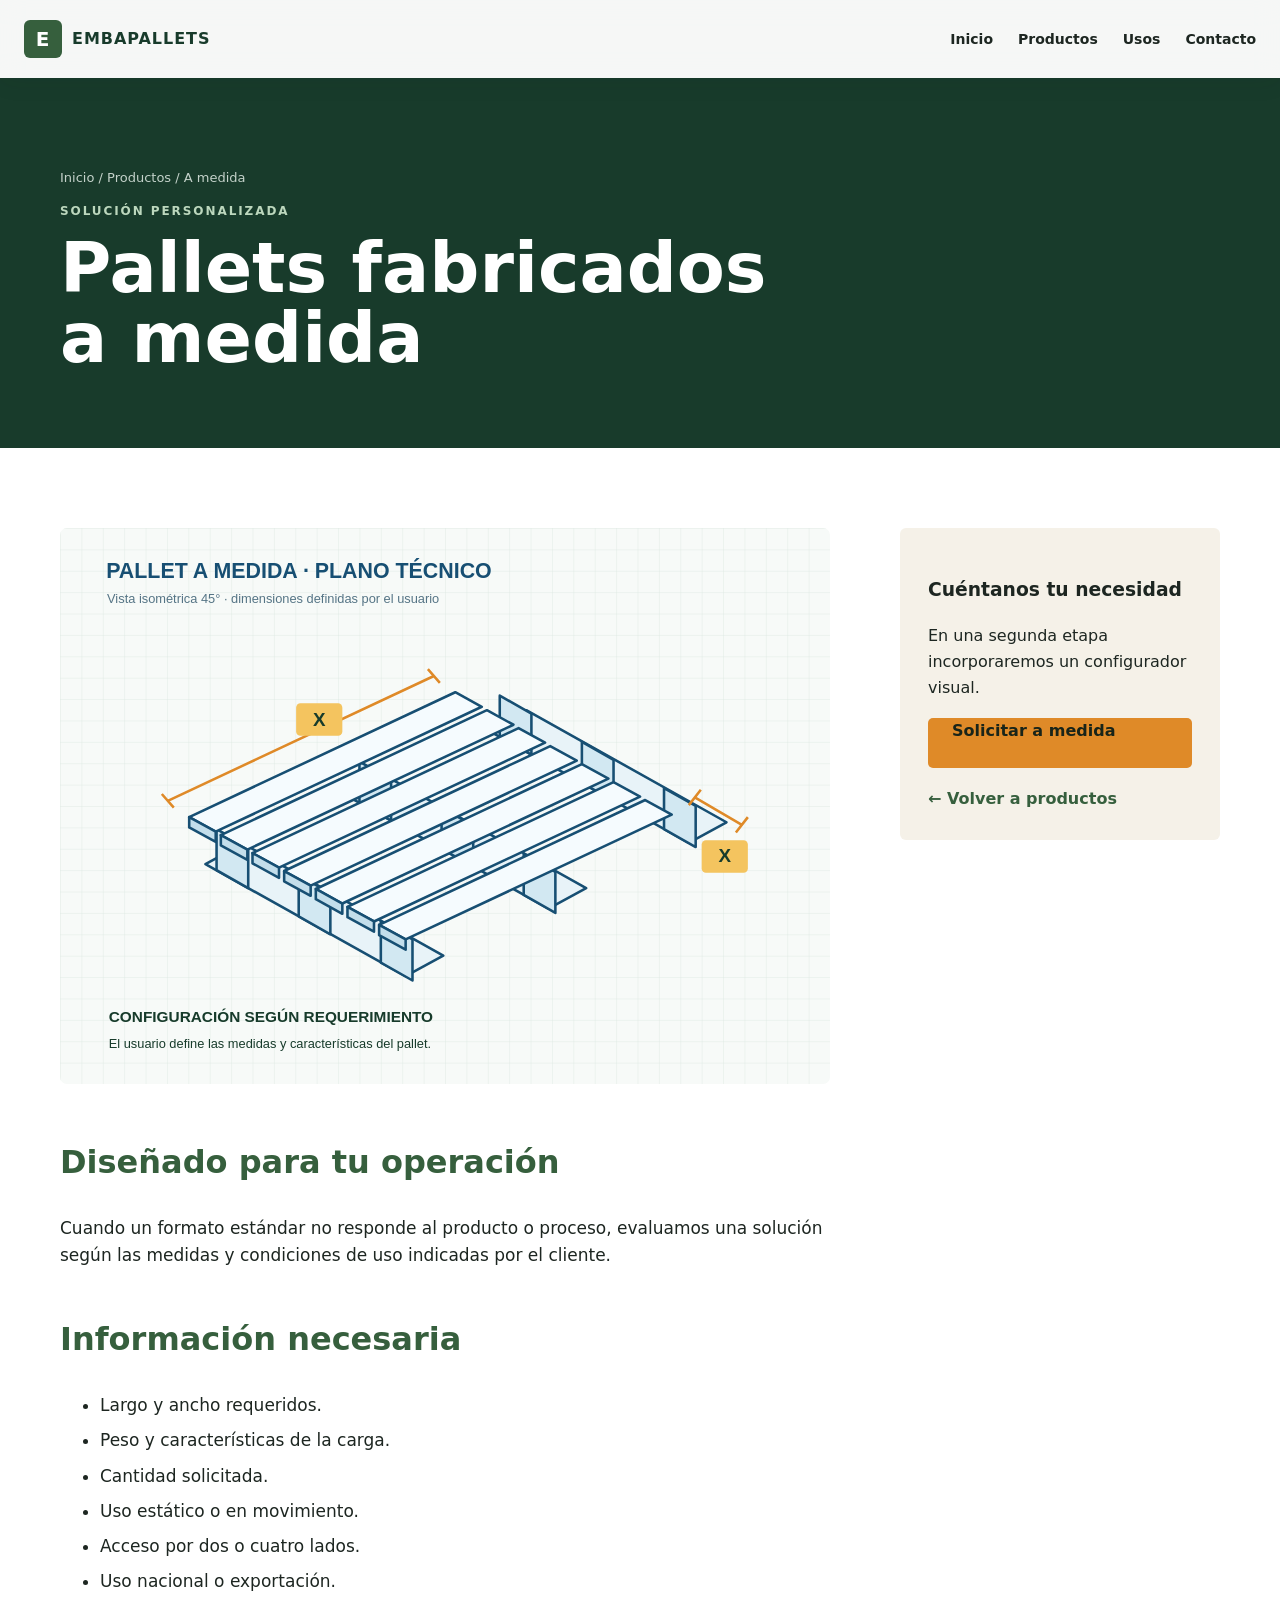
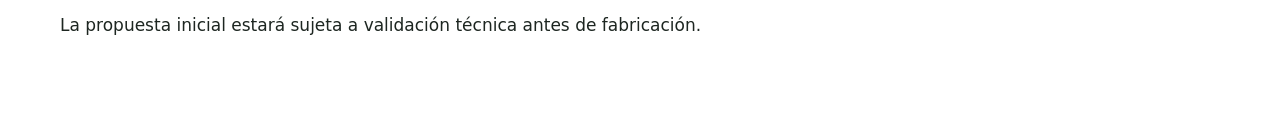
<file: productos/pallets-a-medida.html>
<!doctype html><html lang="es"><head><meta charset="utf-8"><meta name="viewport" content="width=device-width,initial-scale=1"><title>Pallets a medida | EMBAPALLETS</title><link rel="canonical" href="https://embapallets.cl/productos/pallets-a-medida.html"><meta name="description" content="Solicita pallets de madera fabricados según las medidas y requerimientos de tu operación."><link rel="stylesheet" href="../css/styles.css"></head><body><header class="site-header"><a class="brand" href="../index.html"><span class="brand-mark">E</span><span>EMBAPALLETS</span></a><nav class="main-nav"><a href="../index.html">Inicio</a><a href="../index.html#productos">Productos</a><a href="../index.html#usos">Usos</a><a href="../index.html#contacto">Contacto</a></nav></header><main><section class="inner-hero"><div class="wrap"><p class="breadcrumb">Inicio / Productos / A medida</p><p class="eyebrow light">SOLUCIÓN PERSONALIZADA</p><h1>Pallets fabricados<br>a medida</h1></div></section><div class="wrap content-layout"><article class="prose"><img src="../assets/images/pallet-medida.svg" alt="Pallet fabricado a medida" style="width:100%;border-radius:7px"><h2>Diseñado para tu operación</h2><p>Cuando un formato estándar no responde al producto o proceso, evaluamos una solución según las medidas y condiciones de uso indicadas por el cliente.</p><h2>Información necesaria</h2><ul><li>Largo y ancho requeridos.</li><li>Peso y características de la carga.</li><li>Cantidad solicitada.</li><li>Uso estático o en movimiento.</li><li>Acceso por dos o cuatro lados.</li><li>Uso nacional o exportación.</li></ul><p>La propuesta inicial estará sujeta a validación técnica antes de fabricación.</p></article><aside class="side-card"><h3>Cuéntanos tu necesidad</h3><p>En una segunda etapa incorporaremos un configurador visual.</p><a class="button primary" href="../index.html#contacto">Solicitar a medida</a><a class="text-link" href="../index.html#productos">← Volver a productos</a></aside></div></main><script src="../js/app.js"></script></body></html>
</file>
<file: css/styles.css>
:root{--green:#365f3d;--green-dark:#183b2b;--green-soft:#e8efe6;--orange:#df8a28;--wood:#b78351;--cream:#f5f1e8;--ink:#1d2621;--muted:#647169;--white:#fff;--shadow:0 20px 55px rgba(24,59,43,.12)}
*{box-sizing:border-box}html{scroll-behavior:smooth;scroll-padding-top:82px}body{margin:0;color:var(--ink);font-family:Inter,ui-sans-serif,system-ui,-apple-system,"Segoe UI",sans-serif;background:#fff;line-height:1.6}a{color:inherit}.wrap{width:min(1160px,calc(100% - 40px));margin:auto}.site-header{height:78px;position:fixed;z-index:50;inset:0 0 auto;display:flex;align-items:center;padding:0 max(24px,calc((100vw - 1280px)/2));gap:28px;background:rgba(255,255,255,.96);box-shadow:0 4px 22px rgba(18,41,29,.08);backdrop-filter:blur(14px)}.brand{display:flex;align-items:center;gap:10px;text-decoration:none;color:var(--green-dark);font-weight:900;letter-spacing:.06em}.brand-mark{display:grid;place-items:center;width:38px;height:38px;border-radius:6px;background:var(--green);color:white;font-size:20px}.main-nav{display:flex;gap:25px}.main-nav a,.header-contact a{text-decoration:none;font-size:14px;font-weight:700}.main-nav a:hover,.header-contact a:hover{color:var(--orange)}.header-contact{margin-left:auto;display:flex;align-items:center;gap:10px;color:var(--green);font-size:13px}.menu-toggle{display:none;border:0;background:none;font-size:25px}.hero{position:relative;min-height:760px;padding-top:78px;display:flex;align-items:center;overflow:hidden;background:var(--green-dark)}.hero-image{position:absolute;inset:78px 0 0;width:100%;height:calc(100% - 78px);object-fit:cover}.hero-overlay{position:absolute;inset:78px 0 0;background:linear-gradient(90deg,rgba(16,42,29,.94) 0%,rgba(16,42,29,.79) 48%,rgba(16,42,29,.22) 100%)}.hero-content{position:relative;color:white;padding-top:55px;padding-bottom:55px}.eyebrow{margin:0 0 12px;color:var(--green);font-size:12px;font-weight:900;letter-spacing:.16em}.eyebrow.light{color:#bcd7bd}.hero h2{max-width:820px;margin:0;font-size:clamp(44px,6.5vw,88px);line-height:.96;letter-spacing:-.045em}.hero h2 span{color:#e6bf72;font-weight:550}.hero-lead{max-width:650px;margin:28px 0 12px;font-size:clamp(18px,2vw,23px);line-height:1.45}.delivery{font-size:17px}.delivery strong{color:#f2c36e}.hero-actions{display:flex;gap:12px;margin:30px 0}.button{display:inline-flex;justify-content:center;align-items:center;min-height:50px;padding:0 24px;border:0;border-radius:5px;text-decoration:none;font-weight:850;cursor:pointer}.button.primary{background:var(--orange);color:#182419}.button.primary:hover{background:#f0a144}.button.secondary{border:1px solid rgba(255,255,255,.65);color:white;background:rgba(255,255,255,.05)}.embaplex-note{max-width:680px;padding:17px 20px;border-left:4px solid var(--orange);background:rgba(255,255,255,.09)}.embaplex-note a{color:#f3ca7c;font-weight:800}.trust-strip{display:grid;grid-template-columns:repeat(4,1fr);background:var(--cream);border-bottom:1px solid #e6dfd1;padding:22px max(24px,calc((100vw - 1160px)/2))}.trust-strip div{padding:2px 26px;border-right:1px solid #ddd4c5}.trust-strip div:last-child{border:0}.trust-strip strong,.trust-strip span{display:block}.trust-strip strong{color:var(--green);font-size:17px}.trust-strip span{font-size:13px;color:var(--muted)}.section{padding:110px 0}.section-heading{max-width:720px;margin-bottom:70px}.section-heading h2,.uses h2,.contact h2{margin:0 0 16px;font-size:clamp(34px,4.5vw,58px);line-height:1.05;letter-spacing:-.035em}.section-heading>p:last-child{color:var(--muted);font-size:18px}.product-row{display:grid;grid-template-columns:1.04fr .96fr;align-items:center;gap:72px;margin:0 0 110px}.product-row.reverse .product-image{order:2}.product-row.reverse .product-copy{order:1}.product-image{position:relative;min-height:430px;overflow:hidden;border-radius:8px;background:var(--green-soft);box-shadow:var(--shadow)}.product-image img{width:100%;height:100%;position:absolute;inset:0;object-fit:cover}.product-copy{position:relative}.product-number{position:absolute;right:0;top:-55px;color:#e5e9e4;font-size:94px;font-weight:900;line-height:1}.product-copy h3{position:relative;margin:0 0 18px;font-size:clamp(30px,3.8vw,48px);line-height:1.08}.product-copy p{color:var(--muted);font-size:17px}.product-copy ul{padding-left:20px;margin:25px 0}.product-copy li{margin:7px 0}.inline-actions{display:flex;align-items:center;gap:20px;margin-top:28px}.text-link{color:var(--green);font-weight:850;text-decoration:none}.mini-button{padding:9px 17px;border:1px solid var(--green);border-radius:4px;color:var(--green);font-weight:800;text-decoration:none}.uses{padding:105px 0;background:var(--green-dark);color:white}.uses-grid{display:grid;grid-template-columns:.8fr 1.2fr;gap:80px}.uses-grid>div:first-child>p:last-child{color:#c6d2cb;font-size:18px}.use-cards{display:grid;grid-template-columns:1fr 1fr;gap:16px}.use-cards article{padding:28px;border:1px solid rgba(255,255,255,.16);background:rgba(255,255,255,.06);border-radius:6px}.use-cards span{color:var(--orange);font-weight:900}.use-cards h3{margin:10px 0 6px}.use-cards p{margin:0;color:#c6d2cb;font-size:14px}.split-heading{max-width:none;display:grid;grid-template-columns:1fr .8fr;align-items:end;gap:60px}.article-grid{display:grid;grid-template-columns:repeat(3,1fr);gap:20px}.article-card{min-height:310px;padding:32px;display:flex;flex-direction:column;border:1px solid #dce3dc;border-radius:6px;text-decoration:none;transition:.2s}.article-card:hover{transform:translateY(-5px);box-shadow:var(--shadow);border-color:transparent}.article-card span{color:var(--orange);font-size:12px;font-weight:900;text-transform:uppercase;letter-spacing:.1em}.article-card h3{font-size:26px;line-height:1.15}.article-card p{color:var(--muted)}.article-card b{margin-top:auto;color:var(--green)}.contact{padding:105px 0;background:#234c36;color:white}.contact-grid{display:grid;grid-template-columns:.75fr 1.25fr;gap:80px}.pending-contact{margin-top:30px;padding:16px;background:rgba(255,255,255,.08);font-size:14px}.contact-form{display:grid;grid-template-columns:1fr 1fr;gap:17px}.contact-form label{font-size:13px;font-weight:800}.contact-form input,.contact-form select,.contact-form textarea{display:block;width:100%;margin-top:7px;border:1px solid rgba(255,255,255,.2);border-radius:4px;background:white;padding:13px;font:inherit;color:var(--ink)}.contact-form .full{grid-column:1/-1}.form-note{margin:0;color:#bfd0c5;font-size:12px}footer{padding:65px 0 25px;background:#10271c;color:#d4ded7}.footer-grid{display:grid;grid-template-columns:2fr 1fr 1fr;gap:40px}.footer-grid strong{font-size:22px;color:white}.footer-grid a{display:block;margin-bottom:7px;text-decoration:none}.footer-grid p{margin:5px 0;color:#92a59a}.copyright{width:min(1160px,calc(100% - 40px));margin:55px auto 0;padding-top:20px;border-top:1px solid rgba(255,255,255,.1);font-size:12px;color:#8fa095}.inner-hero{padding:155px 0 75px;background:var(--green-dark);color:white}.inner-hero h1{max-width:880px;margin:0;font-size:clamp(38px,6vw,70px);line-height:1}.breadcrumb{color:#c4d2ca;font-size:13px}.content-layout{display:grid;grid-template-columns:1fr 320px;gap:70px;padding:80px 0}.prose{font-size:17px}.prose h2{margin-top:45px;color:var(--green);font-size:32px}.prose li{margin:8px 0}.side-card{position:sticky;top:105px;height:max-content;padding:28px;background:var(--cream);border-radius:6px}.side-card a{display:block;margin-top:18px}.spec-table{width:100%;border-collapse:collapse}.spec-table td{padding:13px;border-bottom:1px solid #dfe4df}.spec-table td:first-child{font-weight:800;color:var(--green)}
@media(max-width:900px){.site-header{height:68px;padding:0 20px}.menu-toggle{display:block;margin-left:auto}.main-nav{display:none;position:absolute;top:68px;left:0;right:0;flex-direction:column;padding:20px;background:white;box-shadow:0 12px 22px rgba(0,0,0,.1)}.main-nav.open{display:flex}.header-contact{display:none}.hero{padding-top:68px;min-height:760px}.hero-image,.hero-overlay{inset:68px 0 0;height:calc(100% - 68px)}.hero-overlay{background:linear-gradient(90deg,rgba(16,42,29,.94),rgba(16,42,29,.68))}.trust-strip{grid-template-columns:1fr 1fr}.trust-strip div:nth-child(2){border-right:0}.product-row,.uses-grid,.contact-grid,.content-layout{grid-template-columns:1fr;gap:40px}.product-row.reverse .product-image,.product-row.reverse .product-copy{order:initial}.product-image{min-height:350px}.split-heading{grid-template-columns:1fr;gap:10px}.article-grid{grid-template-columns:1fr}.section{padding:75px 0}.product-row{margin-bottom:75px}.footer-grid{grid-template-columns:1fr 1fr}.side-card{position:static}}
@media(max-width:560px){.wrap{width:min(100% - 28px,1160px)}.brand{font-size:14px}.hero h2{font-size:43px}.hero-actions{flex-direction:column;align-items:stretch}.trust-strip{grid-template-columns:1fr}.trust-strip div{border-right:0;border-bottom:1px solid #ddd4c5;padding:12px}.use-cards,.contact-form{grid-template-columns:1fr}.contact-form .full{grid-column:auto}.product-image{min-height:270px}.footer-grid{grid-template-columns:1fr}}

/* EMBAPLEX: imagen de producto 04 y logo asociado en el hero */
.hero{height:760px;min-height:760px;max-height:760px}
.hero-image{height:682px;max-height:682px}
.embaplex-note{display:flex;align-items:center;gap:16px;padding:12px 20px 12px 12px}
.embaplex-note p{margin:0}
.embaplex-logo{position:relative;display:block;flex:0 0 110px;width:110px;max-width:110px;height:54px;max-height:54px;overflow:hidden;border-radius:4px;background:#fff}
.embaplex-logo img{display:block;width:100%;height:100%;object-fit:contain;object-position:center}
.product-image-collares{height:430px!important;min-height:430px!important;background:#fff}
.product-image-collares img{position:absolute!important;inset:0!important;width:100%!important;height:100%!important;display:block!important;object-fit:contain!important;object-position:center center!important;padding:10px}
@media(max-width:900px){.product-image-collares{height:350px!important;min-height:350px!important}}
@media(max-width:560px){.product-image-collares{height:270px!important;min-height:270px!important}}
.product-image-cad{height:430px!important;min-height:430px!important;background:#fff}
.product-image-cad img{position:absolute!important;inset:0!important;width:100%!important;height:100%!important;display:block!important;object-fit:contain!important;object-position:center center!important;padding:12px}
@media(max-width:900px){.product-image-cad{height:350px!important;min-height:350px!important}}
@media(max-width:560px){.product-image-cad{height:270px!important;min-height:270px!important}}
@media(max-width:900px){.hero{height:auto;min-height:760px;max-height:none}.hero-image{height:calc(100% - 68px);max-height:none}}
@media(max-width:560px){.embaplex-note{align-items:center;gap:10px;padding-right:12px}.embaplex-logo{flex-basis:90px;width:90px;max-width:90px;height:46px;max-height:46px}.embaplex-logo img{width:128px;left:-20px;top:-12px}.embaplex-note p{font-size:13px;line-height:1.4}}
/* Encabezado y precios por volumen */
.brand-name{font-size:16px}
.main-nav{margin-left:auto}
.header-contact{margin-left:0}
.price-item{margin:24px 0 0;border:1px solid #cbd8cc;border-radius:6px;background:#f8faf7;overflow:hidden}
.price-item summary{position:relative;display:flex;align-items:center;justify-content:space-between;gap:18px;padding:15px 18px;color:var(--green-dark);font-size:15px;font-weight:850;cursor:pointer;list-style:none}
.price-item summary::-webkit-details-marker{display:none}
.price-symbol{position:relative;flex:0 0 22px;width:22px;height:22px}
.price-symbol::before,.price-symbol::after{content:"";position:absolute;left:4px;right:4px;top:10px;height:2px;border-radius:2px;background:var(--green)}
.price-symbol::after{transform:rotate(90deg);transition:transform .2s ease}
.price-item[open] .price-symbol::after{transform:rotate(0)}
.contact-phone-links{display:grid;gap:12px;margin-top:30px}.contact-phone-links a{display:flex;align-items:center;gap:13px;width:max-content;max-width:100%;color:#fff;font-size:17px;font-weight:800;text-decoration:none}.contact-phone-links a:hover{color:#f2c36e}.contact-phone-links svg{width:27px;height:27px;flex:0 0 27px;fill:currentColor}
.floating-whatsapp{position:fixed;right:24px;bottom:24px;z-index:90;display:grid;place-items:center;width:60px;height:60px;border:3px solid #fff;border-radius:50%;background:#25d366;color:#fff;box-shadow:0 8px 24px rgba(0,0,0,.28);transition:transform .2s ease,box-shadow .2s ease}.floating-whatsapp:hover{transform:translateY(-3px) scale(1.04);box-shadow:0 11px 28px rgba(0,0,0,.34)}.floating-whatsapp:focus-visible{outline:3px solid #f2c36e;outline-offset:3px}.floating-whatsapp svg{width:34px;height:34px;fill:currentColor}@media(max-width:560px){.floating-whatsapp{right:15px;bottom:15px;width:54px;height:54px}.floating-whatsapp svg{width:30px;height:30px}}
.price-item[open] summary{border-bottom:1px solid #dce5dc;background:#edf3eb}
.price-detail{padding:10px 18px 14px}
.price-detail>div{display:flex;justify-content:space-between;gap:20px;padding:9px 0;border-bottom:1px solid #e0e7df;font-size:14px}
.price-detail>div:last-of-type{border-bottom:0}
.price-detail strong{color:var(--green);text-align:right}
.price-detail small{display:block;margin-top:9px;color:var(--muted);line-height:1.4}
.optional-item{margin-top:10px;background:#fff}
.optional-detail{padding:7px 18px 15px}
.optional-detail ul{display:grid;grid-template-columns:1fr 1fr;gap:5px 28px;margin:7px 0 10px;padding-left:20px}
.optional-detail li{margin:0;color:var(--ink);font-size:14px}
.optional-detail small{display:block;color:var(--muted);line-height:1.4}
@media(max-width:900px){.menu-toggle{margin-left:auto}.main-nav{margin-left:0}}
@media(max-width:560px){.brand-name{font-size:14px}.price-detail>div{align-items:flex-start;flex-direction:column;gap:1px}.price-detail strong{text-align:left}.optional-detail ul{grid-template-columns:1fr}}


/* Hero fotográfico — septiembre 2026 */
.hero{
  height:auto;
  min-height:760px;
  max-height:none;
  padding-top:78px;
  background:
    radial-gradient(circle at 18% 15%,rgba(94,145,101,.22),transparent 34%),
    var(--green-dark);
}
.hero-layout{
  position:relative;
  display:grid;
  grid-template-columns:minmax(0,1.03fr) minmax(420px,.97fr);
  align-items:center;
  gap:clamp(34px,5vw,76px);
  padding-top:54px;
  padding-bottom:54px;
}
.hero-content{position:relative;color:white;padding:0}
.hero-visual{
  height:590px;
  display:grid;
  grid-template-columns:1.22fr .78fr;
  grid-template-rows:1fr 1fr;
  gap:12px;
  padding:10px;
  border:1px solid rgba(255,255,255,.16);
  border-radius:18px;
  background:rgba(255,255,255,.07);
  box-shadow:0 34px 80px rgba(0,0,0,.3);
}
.hero-photo{
  position:relative;
  min-width:0;
  min-height:0;
  margin:0;
  overflow:hidden;
  border-radius:10px;
  background:#d6c19f;
}
.hero-photo::after{
  content:"";
  position:absolute;
  inset:0;
  box-shadow:inset 0 0 0 1px rgba(255,255,255,.12);
  pointer-events:none;
}
.hero-photo-main{grid-row:1 / 3}
.hero-photo img{display:block;width:100%;height:100%;object-fit:cover}
.hero-photo-main img{object-position:46% center}
.hero-photo:nth-child(2) img{object-position:50% 47%}
.hero-photo:nth-child(3) img{object-position:52% 48%}

@media(max-width:900px){
  .hero{padding-top:68px;min-height:auto}
  .hero-layout{grid-template-columns:1fr;gap:34px;padding-top:50px;padding-bottom:40px}
  .hero-visual{height:450px;grid-template-columns:1.15fr .85fr}
}
@media(max-width:560px){
  .hero-layout{padding-top:38px;padding-bottom:28px}
  .hero-visual{
    width:calc(100% + 14px);
    height:340px;
    margin-left:-7px;
    grid-template-columns:1fr 1fr 1fr;
    grid-template-rows:1fr;
    gap:6px;
    padding:6px;
    border-radius:12px;
  }
  .hero-photo-main{grid-row:auto}
  .hero-photo{border-radius:7px}
  .hero-photo img,.hero-photo-main img{object-position:center}
}


/* Hero 3D interactivo — septiembre 2026 */
.hero-3d{height:auto;min-height:590px;display:grid;grid-template-columns:1fr 1fr;grid-template-rows:auto 1fr auto;gap:12px;padding:16px;border:1px solid rgba(255,255,255,.16);border-radius:18px;background:rgba(255,255,255,.07);box-shadow:0 34px 80px rgba(0,0,0,.3)}
.viewer-heading{grid-column:1/-1;display:flex;justify-content:space-between;align-items:end;gap:20px;padding:2px 4px 4px;color:#fff}.viewer-heading strong{font-size:18px}.viewer-heading span{font-size:12px;color:#bfd0c5}
.pallet-viewer-card{position:relative;display:flex;flex-direction:column;min-width:0;overflow:hidden;border:1px solid rgba(255,255,255,.12);border-radius:12px;background:linear-gradient(180deg,rgba(255,255,255,.08),rgba(0,0,0,.08))}
.viewer-label{display:flex;justify-content:space-between;gap:8px;align-items:center;padding:12px 13px 0;color:white}.viewer-label span{font-size:10px;font-weight:900;letter-spacing:.1em;color:#e6bf72}.viewer-label strong{font-size:14px}
.pallet-canvas{height:390px;min-height:300px;cursor:grab;touch-action:none}.pallet-canvas:active{cursor:grabbing}.pallet-canvas canvas{display:block;width:100%;height:100%}
.viewer-spec{padding:0 12px 12px;color:#c9d6ce;font-size:11px;text-align:center}
.hero-down{grid-column:1/-1;display:flex;justify-content:center;align-items:center;gap:12px;color:#fff;text-decoration:none}.hero-down small{font-size:12px;color:#d4ded7}.hero-down span{position:relative;width:26px;height:26px}.hero-down span::before,.hero-down span::after{content:"";position:absolute;left:5px;width:15px;height:15px;border-right:3px solid #e6bf72;border-bottom:3px solid #e6bf72;transform:rotate(45deg);animation:heroDown 1.5s infinite}.hero-down span::after{top:8px;animation-delay:.2s}@keyframes heroDown{0%,100%{opacity:.25;transform:translateY(-3px) rotate(45deg)}50%{opacity:1;transform:translateY(4px) rotate(45deg)}}
@media(max-width:900px){.hero-3d{min-height:560px}.pallet-canvas{height:360px}}
@media(max-width:560px){.hero-3d{grid-template-columns:1fr;grid-template-rows:auto auto auto auto;padding:10px}.viewer-heading{grid-column:auto;align-items:flex-start;flex-direction:column;gap:2px}.pallet-canvas{height:300px;min-height:260px}.hero-down{grid-column:auto;padding:4px 0 2px}.viewer-label strong{font-size:13px}}

/* Hero ancho con producto real — septiembre 2026 */
.hero-layout-wide{width:calc(100% - 32px);max-width:1900px;grid-template-columns:minmax(360px,.82fr) minmax(650px,1.38fr) minmax(300px,.72fr);gap:22px;align-items:stretch}
.hero-layout-wide .hero-content{align-self:center}
.hero-layout-wide .hero-3d{min-width:0}
.hero-real-product{display:flex;flex-direction:column;min-width:0;padding:16px;border:1px solid rgba(255,255,255,.16);border-radius:18px;background:rgba(255,255,255,.09);box-shadow:0 34px 80px rgba(0,0,0,.24);color:#fff}
.real-product-title{display:flex;flex-direction:column;gap:3px;margin-bottom:12px}.real-product-title span{font-size:10px;font-weight:900;letter-spacing:.12em;color:#e6bf72}.real-product-title strong{font-size:20px}
.real-product-photo{margin:0;overflow:hidden;border-radius:12px;background:#e8e2d6;aspect-ratio:4/3}.real-product-photo img{display:block;width:100%;height:100%;object-fit:cover}
.real-product-price{margin-top:15px;padding:17px;border-radius:12px;background:#fff;color:var(--green-dark)}.real-product-price>span{display:block;font-size:12px;font-weight:800;text-transform:uppercase;letter-spacing:.06em}.real-product-price>strong{display:block;margin:3px 0;font-size:34px;line-height:1}.real-product-price>strong small{font-size:17px}.real-product-price p{margin:7px 0 15px;font-size:12px;color:var(--muted)}.real-product-price .button{display:block;text-align:center;padding:12px 10px;font-size:13px}
@media(max-width:1050px){.hero-layout-wide{grid-template-columns:minmax(280px,.8fr) minmax(540px,1.35fr)}.hero-real-product{grid-column:1/-1;display:grid;grid-template-columns:1fr 1fr;gap:18px}.real-product-title{grid-column:1/-1}.real-product-photo{aspect-ratio:16/8}.real-product-price{margin-top:0}}
@media(max-width:900px){.hero-layout-wide{width:min(100% - 40px,1160px);grid-template-columns:1fr}.hero-real-product{grid-column:auto;grid-template-columns:1fr 1fr}}
@media(max-width:560px){.hero-layout-wide{width:min(100% - 28px,1160px)}.hero-real-product{display:flex}.real-product-photo{aspect-ratio:4/3}}

/* Ajuste hero: 3D vertical + galería real — septiembre 2026 */
.hero-layout-wide{grid-template-columns:minmax(300px,.72fr) minmax(480px,1fr) minmax(320px,.72fr)}
.hero-layout-wide .hero-content h2{font-size:clamp(48px,4.2vw,72px);line-height:.98}
.hero-layout-wide .hero-content .hero-lead{font-size:17px;line-height:1.5}
.hero-layout-wide .hero-content{max-width:520px}
.hero-layout-wide .hero-3d{grid-template-columns:1fr;grid-template-rows:auto auto auto auto;min-height:0}
.hero-layout-wide .viewer-heading,.hero-layout-wide .hero-down{grid-column:1}
.hero-layout-wide .pallet-canvas{height:245px;min-height:220px}
.hero-layout-wide .pallet-viewer-card{min-height:305px}
.real-product-gallery{display:grid;grid-template-columns:1fr;gap:12px}
.real-product-gallery .real-product-photo{aspect-ratio:16/9}
.hero-real-product{justify-content:flex-start}
@media(max-width:1050px){.hero-layout-wide{grid-template-columns:1fr}.hero-layout-wide .hero-content{max-width:none}.hero-real-product{grid-column:auto;display:flex}.real-product-gallery{grid-template-columns:1fr 1fr}}
@media(max-width:560px){.hero-layout-wide .hero-content h2{font-size:42px}.real-product-gallery{grid-template-columns:1fr}.hero-layout-wide .pallet-canvas{height:270px}}

/* Corrección definitiva: visores 3D apilados verticalmente */
.hero-layout-wide .hero-3d{display:flex;flex-direction:column;gap:12px}
.hero-layout-wide .viewer-heading{display:flex;flex:0 0 auto}
.hero-layout-wide .pallet-viewer-card{display:flex;flex-direction:column;flex:0 0 auto;width:100%;min-height:0}
.hero-layout-wide .pallet-canvas{width:100%;height:300px;min-height:300px}
.hero-layout-wide .hero-down{display:flex;flex:0 0 auto}
.hero-layout-wide .real-product-gallery{display:block}
.hero-layout-wide .real-product-gallery .real-product-photo{width:100%;aspect-ratio:4/3}
@media(max-width:1050px){.hero-layout-wide .hero-3d{display:flex;flex-direction:column}.hero-layout-wide .pallet-canvas{height:300px;min-height:300px}}

/* Refinamiento de proporciones del hero */
.hero-layout-wide{grid-template-columns:minmax(330px,.82fr) minmax(430px,.82fr) minmax(340px,.76fr);gap:18px}
.hero-layout-wide .hero-content h2{font-size:clamp(44px,3.5vw,64px)}
.hero-layout-wide .hero-content .eyebrow{font-size:10px}
.hero-layout-wide .hero-content .hero-lead{font-size:15px}
.hero-layout-wide .viewer-heading strong{font-size:16px}
.hero-layout-wide .viewer-heading span{font-size:11px}
.hero-layout-wide .viewer-label span{font-size:11px}
.hero-layout-wide .viewer-label strong{font-size:15px}
.hero-layout-wide .viewer-spec{font-size:12px}
.hero-layout-wide .pallet-canvas{height:265px;min-height:265px}
.hero-layout-wide .real-product-photo{height:285px;aspect-ratio:auto;overflow:hidden}
.hero-layout-wide .real-product-photo img{width:100%;height:100%;object-fit:cover;object-position:center top}
.hero-layout-wide .real-product-price{margin-top:12px}
@media(min-width:1051px){.hero-layout-wide .hero-real-product{max-width:none}.hero-layout-wide .real-product-gallery{height:285px;overflow:hidden}}

/* Hero: centro más angosto y dos productos reales */
.hero-layout-wide{grid-template-columns:minmax(350px,.9fr) minmax(380px,.68fr) minmax(380px,.86fr);gap:18px}
.hero-layout-wide .pallet-canvas{height:245px;min-height:245px}
.hero-layout-wide .real-product-gallery{display:flex;height:auto;overflow:visible;flex-direction:column;gap:14px}
.real-product-item{display:grid;grid-template-columns:minmax(0,1.12fr) minmax(145px,.88fr);gap:10px;align-items:stretch}
.hero-layout-wide .real-product-item .real-product-photo{height:220px;aspect-ratio:auto}
.hero-layout-wide .real-product-item .real-product-price{margin-top:0;padding:14px;display:flex;flex-direction:column;justify-content:center}
.hero-layout-wide .real-product-item .real-product-price>strong{font-size:27px}
.hero-layout-wide .real-product-item .real-product-price .button{margin-top:auto}
@media(max-width:1200px) and (min-width:1051px){.hero-layout-wide{grid-template-columns:minmax(320px,.85fr) minmax(360px,.7fr) minmax(330px,.8fr)}.real-product-item{grid-template-columns:1fr}.hero-layout-wide .real-product-item .real-product-photo{height:180px}}
@media(max-width:1050px){.real-product-item{grid-template-columns:1fr 1fr}.hero-layout-wide .real-product-item .real-product-photo{height:230px}}
@media(max-width:560px){.real-product-item{grid-template-columns:1fr}.hero-layout-wide .real-product-item .real-product-photo{height:230px}}

/* Hero desktop compacto: visible completo sin scroll */
@media(min-width:1051px){
  .hero{min-height:calc(100vh - 78px);padding-top:78px}
  .hero-layout-wide{width:calc(100% - 28px);max-width:1900px;grid-template-columns:minmax(350px,.96fr) minmax(340px,.58fr) minmax(410px,.94fr);gap:16px;padding-top:22px;padding-bottom:22px;align-items:center}
  .hero-layout-wide .hero-content h2{font-size:clamp(42px,3.25vw,60px)}
  .hero-layout-wide .hero-content .hero-lead{margin:14px 0;font-size:14px;line-height:1.4}
  .hero-layout-wide .delivery{margin:12px 0}
  .hero-layout-wide .hero-actions{margin-top:16px}
  .hero-layout-wide .embaplex-note{margin-top:14px}
  .hero-layout-wide .hero-3d{gap:8px;padding:11px}
  .hero-layout-wide .viewer-heading{padding:0 3px}
  .hero-layout-wide .pallet-canvas{height:205px;min-height:205px}
  .hero-layout-wide .viewer-label{padding:8px 10px 0}
  .hero-layout-wide .viewer-spec{padding:0 10px 7px}
  .hero-layout-wide .hero-down{display:none}
  .hero-real-product{padding:11px}
  .real-product-title{margin-bottom:8px}
  .hero-layout-wide .real-product-gallery{gap:9px}
  .real-product-item{grid-template-columns:minmax(0,1.2fr) minmax(135px,.8fr);gap:8px}
  .hero-layout-wide .real-product-item .real-product-photo{height:185px}
  .hero-layout-wide .real-product-item .real-product-price{padding:11px}
  .hero-layout-wide .real-product-item .real-product-price>strong{font-size:24px}
  .hero-layout-wide .real-product-item .real-product-price p{margin:5px 0 8px}
  .hero-layout-wide .real-product-item .real-product-price .button{padding:9px 7px;font-size:11px}
}

/* Corrección layout desktop: contenido arriba y centro realmente más angosto */
@media(min-width:1051px){
  .hero-layout-wide{
    grid-template-columns:minmax(390px,1.08fr) minmax(300px,.48fr) minmax(430px,1fr) !important;
    align-items:start !important;
    padding-top:28px !important;
  }
  .hero-layout-wide .hero-content{
    align-self:start !important;
    padding-top:58px;
    max-width:560px;
  }
  .hero-layout-wide .hero-3d{width:100%;max-width:560px;justify-self:center}
  .hero-layout-wide .pallet-canvas{height:200px;min-height:200px}
  .hero-layout-wide .hero-real-product{align-self:start}
}

/* Alinear las tres columnas por su borde superior */
@media(min-width:1051px){
  .hero-layout-wide{align-items:start !important}
  .hero-layout-wide .hero-content,
  .hero-layout-wide .hero-3d,
  .hero-layout-wide .hero-real-product{
    align-self:start !important;
    margin-top:0 !important;
  }
  .hero-layout-wide .hero-content{padding-top:0 !important}
}

/* Composición armónica desktop: tres módulos alineados visualmente */
@media(min-width:1051px){
  .hero-layout-wide{
    grid-template-columns:minmax(360px,.92fr) minmax(300px,.56fr) minmax(430px,1fr) !important;
    gap:18px !important;
    align-items:start !important;
    padding-top:42px !important;
  }
  .hero-layout-wide .hero-content,
  .hero-layout-wide .hero-3d,
  .hero-layout-wide .hero-real-product{
    align-self:start !important;
    margin-top:0 !important;
  }
  .hero-layout-wide .hero-content{
    padding-top:0 !important;
    display:flex;
    flex-direction:column;
    justify-content:flex-start;
  }
  .hero-layout-wide .hero-content .eyebrow{margin-top:0 !important;margin-bottom:14px}
  .hero-layout-wide .hero-content h2{margin-top:0 !important}
  .hero-layout-wide .hero-3d{max-width:520px}
  .hero-layout-wide .hero-real-product{margin-top:0 !important}
  .hero-layout-wide .viewer-heading,
  .hero-layout-wide .real-product-title{min-height:42px}
}

/* Diseño objetivo hero vFinal: referencia visual aprobada */
@media(min-width:1051px){
  .hero{min-height:auto !important;padding-top:78px !important}
  .hero-layout-wide{
    width:calc(100% - 48px) !important;
    max-width:1680px !important;
    margin:0 auto !important;
    grid-template-columns:minmax(390px,.92fr) minmax(400px,.96fr) minmax(470px,1.08fr) !important;
    gap:22px !important;
    align-items:start !important;
    padding:48px 0 38px !important;
  }
  .hero-layout-wide .hero-content{padding:18px 0 0 !important;max-width:520px !important}
  .hero-layout-wide .hero-content .eyebrow{margin:0 0 18px !important;font-size:11px !important;letter-spacing:.14em}
  .hero-layout-wide .hero-content h2{font-size:clamp(48px,3.75vw,68px) !important;line-height:.98 !important;letter-spacing:-.035em;margin:0 !important}
  .hero-layout-wide .hero-content .hero-lead{font-size:17px !important;line-height:1.5 !important;margin:22px 0 14px !important;max-width:500px}
  .hero-layout-wide .delivery{font-size:15px !important;margin:16px 0 !important}
  .hero-layout-wide .hero-actions{margin-top:22px !important}
  .hero-layout-wide .hero-actions .button{padding:14px 20px !important}
  .hero-layout-wide .embaplex-note{margin-top:24px !important;max-width:500px}
  .hero-layout-wide .hero-3d{width:100% !important;max-width:none !important;padding:14px !important;gap:10px !important;border-radius:18px}
  .hero-layout-wide .viewer-heading{min-height:38px !important;padding:0 2px 6px !important}
  .hero-layout-wide .viewer-heading strong{font-size:17px !important}
  .hero-layout-wide .viewer-heading span{font-size:11px !important;max-width:180px}
  .hero-layout-wide .pallet-viewer-card{border-radius:13px}
  .hero-layout-wide .viewer-label{padding:10px 12px 0 !important}
  .hero-layout-wide .viewer-label span{font-size:11px !important}
  .hero-layout-wide .viewer-label strong{font-size:16px !important}
  .hero-layout-wide .pallet-canvas{height:245px !important;min-height:245px !important}
  .hero-layout-wide .viewer-spec{font-size:13px !important;padding:0 12px 9px !important}
  .hero-layout-wide .hero-real-product{padding:14px !important;border-radius:18px}
  .hero-layout-wide .real-product-title{min-height:54px !important;margin:0 0 8px !important}
  .hero-layout-wide .real-product-title span{font-size:10px !important}
  .hero-layout-wide .real-product-title strong{font-size:22px !important;margin-top:4px}
  .hero-layout-wide .real-product-gallery{gap:12px !important}
  .hero-layout-wide .real-product-item{grid-template-columns:minmax(0,1.18fr) minmax(165px,.82fr) !important;gap:12px !important}
  .hero-layout-wide .real-product-item .real-product-photo{height:230px !important;border-radius:12px}
  .hero-layout-wide .real-product-item .real-product-price{padding:16px !important;border-radius:12px}
  .hero-layout-wide .real-product-item .real-product-price>span{font-size:11px !important}
  .hero-layout-wide .real-product-item .real-product-price>strong{font-size:29px !important;margin:8px 0 !important}
  .hero-layout-wide .real-product-item .real-product-price p{font-size:11px !important;margin:0 0 14px !important}
  .hero-layout-wide .real-product-item .real-product-price .button{padding:12px 8px !important;font-size:12px !important}
  .trust-strip{position:relative;z-index:3}
}
@media(min-width:1051px) and (max-height:850px){
  .hero-layout-wide{padding-top:28px !important;padding-bottom:24px !important}
  .hero-layout-wide .hero-content{padding-top:6px !important}
  .hero-layout-wide .hero-content h2{font-size:clamp(44px,3.4vw,60px) !important}
  .hero-layout-wide .hero-content .hero-lead{font-size:15px !important;margin:16px 0 10px !important}
  .hero-layout-wide .embaplex-note{margin-top:16px !important}
  .hero-layout-wide .pallet-canvas{height:205px !important;min-height:205px !important}
  .hero-layout-wide .real-product-item .real-product-photo{height:190px !important}
  .hero-layout-wide .real-product-title{min-height:44px !important}
}

/* Productos reales: dos filas alineadas al 3D y fotos completas */
@media(min-width:1051px){
  .hero-layout-wide .hero-real-product{display:flex !important;flex-direction:column !important}
  .hero-layout-wide .real-product-gallery{display:grid !important;grid-template-rows:1fr 1fr !important;gap:14px !important;flex:1}
  .hero-layout-wide .real-product-item{display:grid !important;grid-template-columns:minmax(0,1.45fr) minmax(155px,.55fr) !important;gap:10px !important;min-height:0}
  .hero-layout-wide .real-product-item .real-product-photo{
    height:100% !important;min-height:0 !important;
    background:#efe8dc !important;
    display:flex !important;align-items:center !important;justify-content:center !important;
  }
  .hero-layout-wide .real-product-item .real-product-photo img{
    width:100% !important;height:100% !important;
    object-fit:contain !important;object-position:center center !important;
  }
  .hero-layout-wide .real-product-item .real-product-price{height:100% !important}
}

/* Títulos de productos reales */
@media(min-width:1051px){
  .hero-layout-wide .real-product-item{grid-template-rows:auto 1fr !important}
  .hero-layout-wide .real-product-name{grid-column:1/-1;margin:0 0 2px;padding:0 2px;color:#fff;font-size:18px;line-height:1.15;font-weight:800}
  .hero-layout-wide .real-product-photo{grid-column:1;grid-row:2}
  .hero-layout-wide .real-product-price{grid-column:2;grid-row:2}
  .hero-layout-wide .real-product-title{min-height:auto !important;margin-bottom:7px !important}
}

/* Columna producto real como referencia: imagen grande + precio alineado */
@media(min-width:1051px){
  .hero-layout-wide .hero-real-product{padding:14px !important}
  .hero-layout-wide .real-product-gallery{display:grid !important;grid-template-rows:1fr 1fr !important;gap:12px !important}
  .hero-layout-wide .real-product-item{
    display:grid !important;
    grid-template-columns:minmax(0,1.35fr) minmax(170px,.65fr) !important;


    

grid-template-rows:auto minmax(0,1fr) !important;
    column-gap:10px !important;row-gap:7px !important;
  }
  .hero-layout-wide .real-product-name{
    grid-column:1/-1 !important;grid-row:1 !important;
    margin:0 !important;padding:0 2px !important;
    font-size:20px !important;line-height:1.1 !important;
  }
  .hero-layout-wide .real-product-item .real-product-photo{
    grid-column:1 !important;grid-row:2 !important;
    width:100% !important;height:205px !important;
    min-height:205px !important;margin:0 !important;
    display:block !important;overflow:hidden !important;
  }
  .hero-layout-wide .real-product-item .real-product-photo img{
    display:block !important;width:100% !important;height:100% !important;
    object-fit:cover !important;object-position:center center !important;
  }
  .hero-layout-wide .real-product-item .real-product-price{
    grid-column:2 !important;grid-row:2 !important;
    width:100% !important;height:205px !important;
    box-sizing:border-box !important;margin:0 !important;
  }
}

/* Ajuste final según referencia aprobada: separar segundo producto real */
@media(min-width:1051px){
  .hero-layout-wide .real-product-gallery{
    display:flex !important;
    flex-direction:column !important;
    gap:0 !important;
  }
  .hero-layout-wide .real-product-item{
    flex:0 0 auto !important;
  }
  .hero-layout-wide .real-product-item + .real-product-item{
    margin-top:52px !important;
  }
  .hero-layout-wide .real-product-item .real-product-photo,
  .hero-layout-wide .real-product-item .real-product-price{
    height:205px !important;
  }
}
@media(min-width:1051px) and (max-height:850px){
  .hero-layout-wide .real-product-item + .real-product-item{
    margin-top:38px !important;
  }
  .hero-layout-wide .real-product-item .real-product-photo,
  .hero-layout-wide .real-product-item .real-product-price{
    height:185px !important;
  }
}

/* Matriz 2x2: 3D y producto real comparten filas y quedan siempre alineados */
@media(min-width:1051px){
  .hero-layout-wide{
    grid-template-columns:minmax(380px,.82fr) minmax(780px,1.78fr) !important;
    gap:22px !important;
    align-items:start !important;
  }
  .hero-layout-wide .hero-content{grid-column:1 !important}
  .hero-product-matrix{
    grid-column:2 !important;
    display:grid !important;
    grid-template-columns:minmax(350px,.82fr) minmax(470px,1.18fr) !important;
    grid-template-rows:auto 1fr 1fr !important;
    gap:10px 12px !important;
    padding:14px !important;
    border:1px solid rgba(255,255,255,.22);
    border-radius:18px;
    background:rgba(255,255,255,.055);
    box-sizing:border-box;
    min-width:0;
  }
  .matrix-heading{min-height:40px;display:flex;align-items:flex-start;box-sizing:border-box}
  .matrix-heading-3d{justify-content:space-between;gap:12px}
  .matrix-heading-3d strong{font-size:17px;line-height:1.15}
  .matrix-heading-3d span{font-size:11px;line-height:1.25;text-align:right;opacity:.82;max-width:175px}
  .matrix-heading-real{align-items:center}
  .matrix-heading-real span{font-size:11px;font-weight:800;letter-spacing:.1em;color:#f3b43b}
  .matrix-cell{min-width:0;margin:0 !important;height:248px !important;box-sizing:border-box}
  .matrix-3d{display:flex !important;flex-direction:column !important;overflow:hidden}
  .matrix-3d .viewer-label{padding:10px 12px 0 !important}
  .matrix-3d .pallet-canvas{height:auto !important;min-height:0 !important;flex:1 !important}
  .matrix-3d .viewer-spec{padding:0 12px 9px !important}
  .matrix-real{
    display:flex !important;
    flex-direction:column !important;
    padding:10px !important;
    border:1px solid rgba(255,255,255,.18);
    border-radius:13px;
    background:rgba(255,255,255,.035);
    overflow:hidden;
  }
  .matrix-real .real-product-name{
    margin:0 0 8px !important;padding:0 !important;
    font-size:18px !important;line-height:1.1 !important;color:#fff
  }
  .matrix-real .real-product-body{
    display:grid !important;
    grid-template-columns:minmax(0,1.35fr) minmax(160px,.65fr) !important;
    gap:10px !important;flex:1 !important;min-height:0
  }
  .matrix-real .real-product-photo{
    width:100% !important;height:100% !important;min-height:0 !important;
    margin:0 !important;overflow:hidden !important;border-radius:10px
  }
  .matrix-real .real-product-photo img{
    width:100% !important;height:100% !important;display:block !important;
    object-fit:cover !important;object-position:center !important
  }
  .matrix-real .real-product-price{
    width:100% !important;height:100% !important;margin:0 !important;
    padding:13px !important;box-sizing:border-box !important;border-radius:10px !important
  }
  .matrix-real .real-product-price>strong{font-size:27px !important;margin:7px 0 !important}
  .matrix-real .real-product-price .button{padding:11px 7px !important;font-size:11px !important}
}
@media(min-width:1051px) and (max-height:850px){
  .hero-product-matrix{grid-template-rows:auto 1fr 1fr !important}
  .matrix-cell{height:215px !important}
  .hero-layout-wide{padding-top:28px !important;padding-bottom:24px !important}
}
@media(max-width:1050px){
  .hero-product-matrix{display:grid;gap:14px}
  .matrix-heading-real{display:none}
  .matrix-heading-3d{display:flex;justify-content:space-between;gap:12px}
  .matrix-real{padding:12px;border:1px solid rgba(255,255,255,.16);border-radius:14px;background:rgba(255,255,255,.04)}
  .real-product-body{display:grid;grid-template-columns:1fr;gap:10px}
  .real-product-photo img{width:100%;height:auto;display:block}
}

/* Ajuste final web: matriz completa visible y alineada con columna izquierda */
@media(min-width:1051px){
  .hero-layout-wide{
    align-items:start !important;
    padding-top:28px !important;
  }
  .hero-layout-wide .hero-content,
  .hero-layout-wide .hero-product-matrix{
    margin-top:0 !important;
    align-self:start !important;
  }
  .hero-product-matrix{
    grid-template-columns:minmax(330px,.78fr) minmax(540px,1.22fr) !important;
    grid-template-rows:42px 238px 238px !important;
    align-content:start !important;
  }
  .matrix-cell{height:238px !important;min-height:238px !important}
  .matrix-real{overflow:hidden !important}
  .matrix-real .real-product-body{
    grid-template-columns:minmax(0,1.55fr) minmax(170px,.55fr) !important;
    min-height:0 !important;
  }
  .matrix-real .real-product-photo{
    width:100% !important;height:100% !important;min-height:0 !important;
    overflow:hidden !important;background:#eee5d6 !important;
  }
  .matrix-real .real-product-photo img{
    width:100% !important;height:100% !important;
    object-fit:contain !important;
    object-position:center center !important;
    display:block !important;
  }
  .matrix-real .real-product-price{
    height:100% !important;min-height:0 !important;
    display:flex !important;flex-direction:column !important;
    justify-content:center !important;
  }
  .matrix-real .real-product-price .button{margin-top:auto !important}
}
@media(min-width:1051px) and (max-height:850px){
  .hero-layout-wide{padding-top:22px !important}
  .hero-product-matrix{grid-template-rows:38px 215px 215px !important}
  .matrix-cell{height:215px !important;min-height:215px !important}
}

/* Evitar corte de tarjetas de cotización dentro de la matriz 2x2 */
@media(min-width:1051px){
  .hero-product-matrix{
    grid-template-rows:42px 252px 252px !important;
  }
  .matrix-cell{
    height:252px !important;
    min-height:252px !important;
  }
  .matrix-real{
    padding:8px !important;
    overflow:visible !important;
  }
  .matrix-real .real-product-name{
    margin:0 0 5px !important;
    font-size:17px !important;
  }
  .matrix-real .real-product-body{
    grid-template-columns:minmax(0,1.62fr) minmax(145px,.48fr) !important;
    gap:8px !important;
    min-height:0 !important;
  }
  .matrix-real .real-product-photo{
    height:100% !important;
    min-height:0 !important;
  }
  .matrix-real .real-product-price{
    height:100% !important;
    min-height:0 !important;
    padding:10px !important;
    overflow:hidden !important;
    justify-content:flex-start !important;
  }
  .matrix-real .real-product-price>span{font-size:10px !important}
  .matrix-real .real-product-price>strong{
    font-size:23px !important;
    line-height:1.05 !important;
    margin:6px 0 !important;
  }
  .matrix-real .real-product-price>p{
    font-size:9px !important;
    line-height:1.25 !important;
    margin:0 0 7px !important;
  }
  .matrix-real .real-product-price .button{
    margin-top:auto !important;
    padding:9px 5px !important;
    min-height:34px !important;
    font-size:10px !important;
    line-height:1.15 !important;
  }
}
@media(min-width:1051px) and (max-height:850px){
  .hero-product-matrix{grid-template-rows:38px 225px 225px !important}
  .matrix-cell{height:225px !important;min-height:225px !important}
  .matrix-real .real-product-price>strong{font-size:21px !important}
  .matrix-real .real-product-price .button{padding:7px 4px !important;min-height:30px !important}
}

/* Corrección definitiva: el botón debe quedar dentro del cuadrante, sin recorte */
@media(min-width:1051px){
  .hero-product-matrix{
    grid-template-rows:42px 270px 270px !important;
    overflow:visible !important;
  }
  .matrix-cell{
    height:270px !important;
    min-height:270px !important;
    overflow:hidden !important;
  }
  .matrix-real{padding:8px !important}
  .matrix-real .real-product-body{
    height:220px !important;
    max-height:220px !important;
    min-height:220px !important;
    align-items:stretch !important;
  }
  .matrix-real .real-product-photo,
  .matrix-real .real-product-price{
    height:220px !important;
    max-height:220px !important;
    min-height:220px !important;
  }
  .matrix-real .real-product-price{
    box-sizing:border-box !important;
    display:flex !important;
    flex-direction:column !important;
    padding:9px !important;
  }
  .matrix-real .real-product-price .button{
    position:static !important;
    display:flex !important;
    align-items:center !important;
    justify-content:center !important;
    width:100% !important;
    box-sizing:border-box !important;
    margin-top:auto !important;
    flex:0 0 38px !important;
    min-height:38px !important;
    padding:5px !important;
  }
}
.brand-logo{display:block;width:210px;max-width:36vw;height:50px;object-fit:contain;object-position:left center}
.matrix-heading-3d,.matrix-heading-3d strong,.matrix-heading-3d span{color:#fff}
@media(max-width:560px){.brand-logo{width:170px;max-width:58vw;height:44px}}

/* Prueba reversible: pilas de pallets como fondos ambientales */
#productos > article.product-row:nth-of-type(-n+3){
  padding:44px;
  border-radius:28px;
  background-repeat:no-repeat;
  background-size:cover;
  background-position:center;
}
#productos > article.product-row:nth-of-type(1){
  background-image:linear-gradient(rgba(248,247,243,.90),rgba(248,247,243,.90)),url("../assets/images/hero-pallets-01.webp");
}
#productos > article.product-row:nth-of-type(2){
  background-image:linear-gradient(rgba(248,247,243,.90),rgba(248,247,243,.90)),url("../assets/images/hero-pallets-02.webp");
}
#productos > article.product-row:nth-of-type(3){
  background-image:linear-gradient(rgba(248,247,243,.90),rgba(248,247,243,.90)),url("../assets/images/hero-pallets-03.webp");
}
@media(max-width:700px){
  #productos > article.product-row:nth-of-type(-n+3){
    padding:24px;
    background-blend-mode:screen;
  }
}

.floating-whatsapp-wrap{position:fixed;right:max(24px,env(safe-area-inset-right));bottom:max(24px,env(safe-area-inset-bottom));z-index:90;display:flex;align-items:flex-end;gap:12px;max-width:calc(100vw - 36px)}
.floating-whatsapp-wrap .floating-whatsapp{position:static;flex:0 0 60px}
.floating-whatsapp-prompt{position:relative;max-width:245px;padding:13px 34px 13px 15px;border:1px solid #dce5dc;border-radius:14px;background:#fff;color:var(--ink);font-size:14px;font-weight:700;line-height:1.4;box-shadow:0 8px 24px rgba(0,0,0,.18)}
.floating-whatsapp-prompt[hidden]{display:none}
.floating-whatsapp-close{position:absolute;top:3px;right:5px;border:0;background:transparent;color:var(--muted);font-size:23px;line-height:1;padding:4px;cursor:pointer}
@media(max-width:560px){.floating-whatsapp-wrap{right:max(15px,env(safe-area-inset-right));bottom:max(15px,env(safe-area-inset-bottom))}.floating-whatsapp-wrap .floating-whatsapp{flex-basis:54px}.floating-whatsapp-prompt{max-width:min(235px,calc(100vw - 105px));font-size:13px}}


/* Formulario de cotizacion: campos estructurados y casilla NIMF 15 */
.contact-form .quote-check{
  display:flex;
  align-items:flex-start;
  gap:12px;
  padding:15px 16px;
  background:rgba(255,255,255,.09);
  border:1px solid rgba(255,255,255,.2);
  border-radius:6px;
  font-size:14px;
  line-height:1.45;
  cursor:pointer;
}
.contact-form .quote-check input[type="checkbox"]{
  display:inline-block;
  flex:0 0 20px;
  width:20px;
  height:20px;
  margin:0;
  padding:0;
  border:0;
  accent-color:var(--orange);
}
.contact-form .quote-hint{
  margin:-9px 0 0;
  font-size:12px;
  line-height:1.5;
  color:#d4e3d9;
}
.contact-form [hidden]{display:none!important}

/* Nuevo hero, sin cambios en la portada previa ni el catálogo. */
.feature-hero{position:relative;padding:clamp(135px,11vw,165px) 0 82px;overflow:hidden;background:linear-gradient(110deg,#fff 0%,#f8faf7 54%,#edf2ea 100%);color:#183b2b}
.feature-hero-grid{display:grid;grid-template-columns:minmax(0,.94fr) minmax(0,1.06fr);gap:clamp(24px,3.5vw,56px);align-items:center}
.feature-eyebrow{margin:0 0 22px;font-size:12px;font-weight:850;letter-spacing:.19em;color:#365f3d}
.feature-eyebrow::before{content:"";display:inline-block;width:32px;height:3px;margin-right:12px;background:#365f3d;vertical-align:middle}
.feature-hero h1{font-size:clamp(43px,4.7vw,76px);letter-spacing:-.055em;line-height:1.04;margin:0 0 22px;color:#0d251b;font-weight:900}
.feature-hero h1 span{color:#26703b}
.feature-hero-lead{max-width:540px;color:#34453c;font-size:clamp(17px,1.6vw,20px);line-height:1.55;margin:0}
.feature-benefits{display:grid;grid-template-columns:repeat(3,minmax(0,1fr));list-style:none;margin:32px 0;padding:0;gap:12px}
.feature-benefits li{display:flex;align-items:center;gap:10px;color:#32413a;font-size:12px;line-height:1.35}
.feature-benefits strong{color:#183b2b}
.feature-benefit-icon{flex:none;display:grid;place-items:center;width:39px;height:39px;border-radius:50%;background:#deebdc;color:#1b6235;font-size:22px;font-weight:900}
.feature-hero-actions{display:flex;flex-wrap:wrap;gap:12px}
.feature-hero-actions .button{min-height:52px;font-size:14px}
.feature-hero-actions .feature-primary{color:white;background:#216d39}
.feature-hero-actions .feature-primary:hover{background:#16512a}
.feature-hero-actions .feature-secondary{background:transparent;color:#183b2b;border:1px solid #aebbb2}
.feature-hero-actions .feature-secondary:hover{background:#edf3ed}
.feature-hero-note{font-size:12px;color:#6b766c;margin:20px 0 0;line-height:1.5}
.feature-hero-visual{position:relative;margin:0;border-radius:18px;overflow:hidden;background:#e8ede6;box-shadow:0 20px 55px rgba(24,59,43,.16)}
.feature-hero-visual img{display:block;width:100%;height:auto}
.feature-photo-caption{position:absolute;bottom:0;left:0;right:0;padding:12px 20px 10px;background:linear-gradient(transparent,rgba(0,0,0,.52));color:#fff;font-size:11px;text-shadow:0 1px 2px rgba(0,0,0,.5)}
@media(max-width:1050px){.feature-hero{padding-top:120px}.feature-hero-grid{grid-template-columns:1fr}.feature-hero-copy{max-width:750px}.feature-hero-visual{max-width:780px;width:100%;margin:0 auto}}
@media(max-width:560px){.feature-hero{padding:94px 0 48px}.feature-eyebrow{font-size:10px;letter-spacing:.1em;margin-bottom:14px}.feature-hero h1{font-size:clamp(40px,11vw,54px)}.feature-hero-lead{font-size:16px}.feature-benefits{grid-template-columns:1fr;gap:14px;margin:23px 0}.feature-benefits li{font-size:14px}.feature-benefit-icon{width:34px;height:34px}.feature-hero-actions{flex-direction:column}.feature-hero-actions .button{width:100%}.feature-hero-visual{border-radius:10px}.feature-photo-caption{font-size:10px;padding:10px 12px}}

/* Carrusel progresivo: el primer banner conserva el Hero actual. */
.hero-carousel{position:relative}
.hero-carousel-slide[hidden]{display:none!important}
.hero-carousel-slide:not(:first-child):not(.is-active){display:none}
.hero-carousel-controls{display:flex;align-items:center;justify-content:center;gap:14px;padding:12px 18px;background:#f8faf7}
.hero-carousel-controls[hidden]{display:none!important}
.hero-carousel-arrow{width:40px;height:40px;border:1px solid #bbccbf;border-radius:50%;background:white;color:#183b2b;font-size:28px;line-height:1;cursor:pointer}
.hero-carousel-arrow:hover,.hero-carousel-arrow:focus-visible{background:#e8efe6;border-color:#365f3d}
.hero-carousel-dots{display:flex;align-items:center;gap:9px}
.hero-carousel-dot{width:12px;height:12px;border:1px solid #53755d;border-radius:50%;padding:0;background:transparent;cursor:pointer}
.hero-carousel-dot[aria-current="true"]{background:#216d39}
.hero-carousel-controls button:focus-visible{outline:3px solid #df8a28;outline-offset:3px}

/* Segunda diapositiva: medio pallet. Textos HTML reales y flechas únicas. */
.hero-offer-slide{min-height:650px;padding:clamp(120px,10vw,155px) 0 95px;background:linear-gradient(112deg,#fff 0%,#fafaf7 48%,#edf1eb 100%);color:#123b2d}
.hero-offer-grid{display:grid;grid-template-columns:minmax(0,1fr) minmax(0,1.08fr);gap:16px;align-items:center}
.hero-offer-copy{position:relative;z-index:1}
.hero-offer-label{display:inline-block;margin:0 0 17px;border-radius:5px;background:#ec821b;padding:8px 17px;color:#fff;font-size:14px;font-weight:900;letter-spacing:.055em}
.hero-offer-copy h2{margin:0;color:#064735;font-size:clamp(46px,4.7vw,76px);line-height:1.03;letter-spacing:-.055em;font-weight:900}
.hero-offer-copy h2 span{display:block;color:#343a38;font-size:.65em;letter-spacing:-.04em;margin-top:5px}
.hero-offer-stock{font-size:clamp(19px,2.15vw,28px);font-weight:800;margin:18px 0 12px}
.hero-offer-stock strong{color:#df7113}
.hero-offer-price{display:flex;flex-wrap:wrap;align-items:baseline;gap:10px;width:fit-content;max-width:100%;border-radius:11px;background:linear-gradient(100deg,#f98a17,#e76a17);padding:12px 19px;color:#fff;margin:0 0 18px;box-shadow:0 9px 18px rgba(138,73,24,.14)}
.hero-offer-price strong{font-size:clamp(48px,5vw,75px);line-height:1;font-weight:900;letter-spacing:-.06em}
.hero-offer-price span{font-size:clamp(17px,1.7vw,22px);font-weight:800}
.hero-offer-lead{font-size:clamp(16px,1.7vw,21px);margin:0 0 22px;color:#34493e}
.hero-offer-actions{display:flex;flex-wrap:wrap;align-items:center;gap:18px}
.hero-offer-cta{background:#176638;color:#fff;border-radius:8px;font-size:17px}
.hero-offer-cta:hover{background:#0c4d29}
.hero-offer-actions>span{font-weight:800;color:#e17116}
.hero-offer-fineprint{font-size:12px;color:#61736a;margin:17px 0 0}
.hero-offer-visual{margin:0;min-width:0}
.hero-offer-visual img{width:100%;height:auto;display:block;filter:drop-shadow(0 8px 18px rgba(50,66,45,.08))}
.hero-offer-visual figcaption{text-align:center;color:#245238;font-size:clamp(12px,1.2vw,15px);font-weight:600}
.hero-offer-visual figcaption strong{color:#ad6124}
.hero-carousel{isolation:isolate}
.hero-carousel-controls:not([hidden]){position:absolute;inset:0;z-index:5;display:block;background:transparent;padding:0;pointer-events:none}
.hero-carousel-controls .hero-carousel-arrow{position:absolute;top:clamp(295px,25vw,350px);transform:translateY(-50%);pointer-events:auto;width:45px;height:45px;border:1px solid rgba(255,255,255,.7);background:rgba(24,59,43,.85);color:#fff;box-shadow:0 5px 18px rgba(0,0,0,.14)}
.hero-carousel-controls .hero-carousel-arrow:hover{background:#146a38;border-color:white}
.hero-carousel-prev{left:12px}
.hero-carousel-next{right:12px}
.hero-carousel-controls .hero-carousel-dots{position:absolute;bottom:17px;left:50%;transform:translateX(-50%);display:flex;gap:12px;pointer-events:auto;border-radius:999px;padding:9px 13px;background:rgba(255,255,255,.86);box-shadow:0 3px 16px rgba(0,0,0,.07)}
.hero-carousel-controls .hero-carousel-dot{width:13px;height:13px}
@media(max-width:1050px){.hero-offer-grid{grid-template-columns:1fr}.hero-offer-slide{padding-top:120px}.hero-offer-visual{max-width:760px;width:100%;margin:auto}.hero-offer-copy{max-width:800px}}
@media(max-width:560px){.hero-offer-slide{padding:95px 0 80px;min-height:auto}.hero-offer-copy h2{font-size:clamp(39px,10vw,57px)}.hero-offer-price{padding:11px 14px}.hero-offer-price strong{font-size:51px}.hero-offer-actions{align-items:stretch;gap:10px}.hero-offer-cta{width:100%}.hero-offer-visual{margin-top:12px}.hero-offer-visual figcaption{line-height:1.45}.hero-carousel-prev{left:5px}.hero-carousel-next{right:5px}.hero-carousel-controls .hero-carousel-arrow{width:35px;height:35px;font-size:26px}}


/* Lámina del Euro Pallet: imagen publicitaria, completa, y resumen accesible en móviles */
.hero-euro-slide{
  min-height:650px;
  padding:110px 16px 36px;
  display:flex;
  flex-direction:column;
  align-items:center;
  justify-content:center;
  background:linear-gradient(112deg,#fff 0%,#fafaf7 48%,#edf1eb 100%);
}
.hero-euro-banner{display:block;position:relative;width:min(100%,1180px);margin:0 auto;border-radius:12px;overflow:hidden}
.hero-euro-price-replacement{position:absolute;inset:0;z-index:1;display:block;width:100%;height:100%;pointer-events:none}
.hero-euro-banner img{display:block;width:100%;height:auto}
.hero-euro-banner:focus-visible{outline:3px solid #e8781a;outline-offset:4px}
.hero-euro-mobile-summary{display:none}
@media(max-width:560px){
  .hero-euro-slide{min-height:420px;padding:97px 10px 66px;justify-content:flex-start}
  .hero-euro-banner{border-radius:6px}
  .hero-euro-mobile-summary{display:flex;flex-direction:column;align-items:flex-start;gap:9px;width:100%;max-width:360px;margin:12px auto 0;color:#104b33}
  .hero-euro-mobile-summary strong{font-size:20px;line-height:1.2}
  .hero-euro-mobile-summary span{font-size:14px}
  .hero-euro-mobile-summary .button{margin-top:4px;width:100%;text-align:center}
}


/* Lanzamiento TRIMAX - visual principal independiente, sin alterar el resto del carrusel */
.hero-trimax-slide{position:relative;isolation:isolate;overflow:hidden;background:linear-gradient(120deg,#f5f7f5 0%,#e8eeea 100%);color:#193d2d;padding:clamp(132px,11vw,170px) 0 76px;min-height:690px}
.hero-trimax-slide::after{content:none}
.trimax-hero-grid{display:grid;grid-template-columns:minmax(0,1.12fr) minmax(0,.88fr);gap:clamp(20px,4vw,62px);align-items:center}
.trimax-hero-copy{position:relative;z-index:1}
.trimax-eyebrow{font-size:12px;font-weight:800;letter-spacing:.18em;color:#416658;margin:0 0 16px}
.trimax-hero-copy h1{font-family:Arial,Helvetica,sans-serif;font-size:clamp(48px,6vw,92px);font-weight:800;letter-spacing:-.045em;line-height:1.03;color:#203a30;margin:0 0 18px;white-space:nowrap}
.trimax-hero-copy h1 span{display:inline-block;color:#126243;text-shadow:none}
.trimax-headline{font-family:Arial,Helvetica,sans-serif;color:#486157;font-size:clamp(22px,2vw,32px);line-height:1.33;max-width:690px;margin:0 0 24px}
.trimax-benefits{display:grid;grid-template-columns:repeat(3,minmax(0,1fr));gap:10px;margin:0 0 24px}
.trimax-benefits>div{border:1px solid #d5dfda;border-radius:12px;background:#fff;padding:14px 12px;min-height:112px}
.trimax-benefits strong{display:block;color:#1f4637;font-size:14px;letter-spacing:.04em;margin-bottom:6px}
.trimax-benefits span{display:block;color:#52635b;font-size:13px;line-height:1.45}
.trimax-ctas{display:flex;gap:12px;flex-wrap:wrap}
.trimax-button{display:inline-flex;align-items:center;justify-content:center;gap:12px;min-height:51px;padding:12px 19px;text-align:center;text-decoration:none;border-radius:999px;font-size:15px;line-height:1.25;font-weight:800;transition:transform .15s,background .15s;cursor:pointer}
.trimax-button:hover{transform:translateY(-2px)}
.trimax-button:focus-visible{outline:3px solid #fff;outline-offset:4px}
.trimax-outline{color:#f9d89d;background:transparent;border:1px solid #e4b665}
.trimax-outline:hover{background:rgba(243,196,118,.11)}
.trimax-gold{color:#182216;background:linear-gradient(115deg,#ffe5a7,#d99e4f);border:1px solid #fae1aa;box-shadow:0 5px 22px rgba(201,147,71,.14)}
.trimax-gold:hover{background:linear-gradient(115deg,#fff0bf,#e0ad63)}
/* Botón sobrio solo para el carrusel TriMax; no altera el formulario. */
.hero-trimax-slide .trimax-gold{background:#16543b;border:1px solid #16543b;color:#fff;border-radius:8px;box-shadow:0 5px 18px rgba(22,84,59,.12)}
.hero-trimax-slide .trimax-gold:hover{background:#0d402c;border-color:#0d402c}
.hero-trimax-slide .trimax-button:focus-visible{outline-color:#16543b}
.trimax-preferred{color:#68776e;font-size:12px;line-height:1.5;max-width:630px;margin:16px 0 0}
.trimax-visual{position:relative;min-width:0;margin:0;isolation:isolate;overflow:hidden;border:1px solid #d7dfda;border-radius:12px;background:#e3e9e5;box-shadow:0 17px 28px rgba(22,48,36,.12)}
.trimax-visual img{display:block;width:100%;height:min(550px,38vw);min-height:390px;object-fit:cover;object-position:center}
.trimax-visual figcaption{position:absolute;bottom:0;right:0;left:0;padding:21px 16px 13px;color:#f7f0e0;text-align:center;font-size:12px;background:linear-gradient(transparent,rgba(0,14,10,.87))}
.trimax-register-section{scroll-margin-top:85px;background:#f5f3ec;border-top:1px solid #ded0af;padding:78px 0}
.trimax-register-grid{display:grid;grid-template-columns:minmax(0,.82fr) minmax(0,1.18fr);gap:clamp(28px,5vw,80px);align-items:start}
.trimax-register-copy h2{font-family:Georgia,'Times New Roman',serif;font-size:clamp(30px,3.6vw,50px);line-height:1.08;color:#0e3328;margin:0 0 20px}
.trimax-register-copy p{line-height:1.68;color:#3b5045}
.trimax-register-copy .trimax-eyebrow{color:#956129}
.trimax-register-form{display:grid;gap:16px;padding:26px;background:white;border:1px solid #dcdccf;border-radius:16px;box-shadow:0 16px 50px rgba(19,53,38,.07)}
.trimax-register-form input:not([type=checkbox]):not([type=radio]),.trimax-register-form select,.trimax-register-form textarea{box-sizing:border-box;display:block;width:100%;background:#fff;color:#163c2f;border:1px solid #b8c6b9;border-radius:8px;padding:12px;margin-top:6px;font:inherit;font-size:15px}
.trimax-register-form input:focus-visible,.trimax-register-form textarea:focus-visible,.trimax-register-form select:focus-visible{outline:3px solid #b5dfc2;outline-offset:1px}
.trimax-interest-fieldset{border:1px solid #e4e5dd;border-radius:10px;display:grid;gap:9px;margin:0;padding:14px}
.trimax-interest-fieldset legend{font-weight:850;color:#164a34;padding:0 8px}
.trimax-interest-fieldset label{display:flex;align-items:center;gap:9px;font-size:14px;color:#223d31;cursor:pointer}
.trimax-interest-fieldset input{accent-color:#11623e}
.trimax-fields{display:grid;grid-template-columns:1fr 1fr;gap:14px}
.trimax-fields label{display:block;font-size:14px;font-weight:700;color:#244c38}
.trimax-fields-wide{grid-column:1/-1}
.trimax-consent{display:flex;align-items:flex-start;gap:11px;font-size:13px;line-height:1.5;color:#3c574a}
.trimax-consent input{margin:3px 0 0;accent-color:#166d43}
.trimax-submit{width:100%}
.trimax-legal{color:#68766b;font-size:12px;line-height:1.5;margin:0}
.trimax-form-success{background:#e8f4ea;padding:14px;border-radius:8px;color:#1b6136;font-weight:750;margin:0}
@media(max-width:1080px){.trimax-hero-grid{grid-template-columns:1fr}.hero-trimax-slide{padding:125px 0 75px}.trimax-visual{max-width:710px;width:100%;margin:0 auto}.trimax-visual img{height:400px;min-height:0}.trimax-register-grid{grid-template-columns:1fr}}
@media(max-width:680px){.hero-trimax-slide{padding:92px 0 65px;min-height:auto}.trimax-hero-copy h1{font-size:clamp(42px,11vw,68px)}.trimax-headline{font-size:24px}.trimax-benefits{grid-template-columns:1fr;gap:8px}.trimax-benefits>div{min-height:auto;padding:12px 14px}.trimax-benefits strong{margin-bottom:3px}.trimax-ctas{flex-direction:column}.trimax-button{width:100%}.trimax-visual img{height:310px}.trimax-register-section{padding:48px 0}.trimax-register-form{padding:18px}.trimax-fields{grid-template-columns:1fr}.trimax-fields-wide{grid-column:auto}}

/* Flechas a una altura fija desde la parte superior del carrusel.
   La posición no cambia cuando las diapositivas tienen alturas diferentes. */
@media(max-width:1050px){.hero-carousel-controls .hero-carousel-arrow{top:285px}}
@media(max-width:560px){.hero-carousel-controls .hero-carousel-arrow{top:225px}}


/* Carrusel de atributos: mensajes idénticos a la franja inferior trust-strip. */
.hero-values-slide{position:relative;isolation:isolate;overflow:hidden;min-height:690px;padding:clamp(132px,11vw,165px) 0 80px;color:#fff;background:radial-gradient(ellipse at 88% 20%,#2e5942 0%,transparent 44%),linear-gradient(120deg,#123729 0%,#1e4534 100%)}
.hero-values-layout{display:grid;grid-template-columns:minmax(0,1.03fr) minmax(0,.97fr);gap:clamp(28px,5vw,66px);align-items:center}
.hero-values-copy{position:relative;z-index:1}
.hero-values-eyebrow{margin:0 0 21px;color:#f2bd72;font-size:12px;font-weight:850;letter-spacing:.15em}
.hero-values-copy h1{max-width:660px;margin:0;color:#fff;font-size:clamp(37px,4.25vw,63px);line-height:1.09;letter-spacing:-.035em;font-weight:850}
.hero-values-copy h1 span{color:#efc78b}
.hero-values-intro{max-width:610px;margin:23px 0 28px;color:#e2ebe5;font-size:clamp(17px,1.7vw,21px);line-height:1.55}
.hero-values-cta{display:inline-flex;align-items:center;justify-content:center;gap:15px;min-height:53px;padding:12px 22px;border-radius:8px;background:#df8a28;color:#15291e;text-decoration:none;font-size:16px;font-weight:850;transition:background .18s ease}
.hero-values-cta:hover{background:#f2b05e}
.hero-values-cta:focus-visible{outline:3px solid #fff;outline-offset:4px}
.hero-values-cards{display:grid;grid-template-columns:repeat(2,minmax(0,1fr));gap:13px}
.hero-values-card{min-width:0;min-height:172px;padding:22px;border:1px solid rgba(235,247,237,.18);border-radius:13px;background:rgba(250,255,250,.085);box-shadow:0 8px 20px rgba(0,18,8,.09)}
.hero-values-icon{display:inline-flex;color:#f2be74;width:30px;height:30px;margin-bottom:9px}
.hero-values-icon svg{display:block;width:100%;height:100%}
.hero-values-card h2{margin:0 0 6px;color:#fff;font-size:19px;line-height:1.2;font-weight:780;letter-spacing:normal}
.hero-values-card p{margin:0;color:#e0eae2;font-size:13px;line-height:1.48}
@media(max-width:940px){.hero-values-layout{grid-template-columns:1fr;gap:27px}.hero-values-slide{padding:116px 0 64px;min-height:auto}.hero-values-cards{max-width:780px}.hero-values-card{min-height:145px}}
@media(max-width:560px){.hero-values-slide{padding:96px 0 62px}.hero-values-copy h1{font-size:clamp(32px,8.6vw,47px)}.hero-values-intro{margin:18px 0 23px;font-size:16px}.hero-values-cta{width:100%}.hero-values-cards{gap:9px}.hero-values-card{padding:13px 12px;min-height:156px}.hero-values-card h2{font-size:16px}.hero-values-card p{font-size:12px}.hero-values-icon{width:26px;height:26px;margin-bottom:7px}}
@media(max-width:350px){.hero-values-cards{grid-template-columns:1fr}.hero-values-card{min-height:auto}}


/* Primera lámina de cotización: dos canales, WhatsApp y formulario existente. */
.hero-quote-slide{
  position:relative;min-height:690px;padding:clamp(132px,11vw,165px) 0 90px;
  color:#fff;background:radial-gradient(ellipse at 90% 12%,#306247 0%,transparent 48%),linear-gradient(120deg,#123729 0%,#214a37 100%);
}
.hero-quote-layout{display:grid;grid-template-columns:minmax(0,1fr) minmax(0,.89fr);gap:clamp(28px,6vw,76px);align-items:center}
.hero-quote-copy{min-width:0}
.hero-quote-eyebrow{margin:0 0 23px;font-size:12px;font-weight:850;letter-spacing:.15em;color:#f2c47b}
.hero-quote-copy h1{margin:0;max-width:650px;font-size:clamp(43px,5.1vw,72px);line-height:1.08;letter-spacing:-.04em;font-weight:850;color:#fff}
.hero-quote-copy h1 span{display:block;color:#f2c47b}
.hero-quote-lead{max-width:550px;margin:24px 0 23px;font-size:clamp(17px,1.7vw,21px);line-height:1.6;color:#e1eae4}
.hero-quote-benefits{margin:0;display:flex;flex-wrap:wrap;gap:8px 17px;font-size:13px;font-weight:750;color:#dce9df}
.hero-quote-benefits span::before{content:"✓";margin-right:8px;color:#f2c47b}
.hero-quote-panel{min-width:0;background:#fff;color:#183b2b;padding:clamp(20px,3vw,35px);border-radius:17px;box-shadow:0 21px 53px rgba(0,23,11,.22)}
.hero-quote-panel-title{font-size:clamp(21px,2vw,27px);font-weight:850;line-height:1.25;margin:0 0 7px}
.hero-quote-panel-lead{font-size:14px;color:#5a6b61;margin:0 0 23px;line-height:1.5}
.hero-quote-option{display:flex;align-items:center;gap:15px;min-height:93px;padding:17px 18px;text-decoration:none;border:1px solid #d6e2da;border-radius:12px;background:#f8faf8;transition:border-color .18s,background .18s,transform .18s}
.hero-quote-option+.hero-quote-option{margin-top:12px}
.hero-quote-option:hover{background:#edf5ed;border-color:#7fa78a;transform:translateY(-2px)}
.hero-quote-option:focus-visible{outline:3px solid #df8a28;outline-offset:3px}
.hero-quote-icon{display:grid;place-items:center;width:46px;height:46px;flex:0 0 46px;border-radius:12px;color:#fff;background:#1d8050}
.hero-quote-form-option .hero-quote-icon{background:#274d3b}
.hero-quote-icon svg{display:block;width:25px;height:25px;fill:none;stroke:currentColor;stroke-width:1.8;stroke-linecap:round;stroke-linejoin:round}
.hero-quote-option-copy{display:block;flex:1;min-width:0}
.hero-quote-option-copy strong{display:block;font-size:16px;line-height:1.33;color:#163d2b}
.hero-quote-option-copy small{display:block;margin-top:4px;font-size:13px;line-height:1.4;color:#597066}
.hero-quote-arrow{font-size:24px;line-height:1;color:#336c4b}
.hero-quote-note{font-size:12px;color:#65756a;margin:17px 0 0;text-align:center}
#quote-form{scroll-margin-top:95px}
@media(max-width:940px){
  .hero-quote-slide{min-height:auto;padding:115px 0 92px}
  .hero-quote-layout{grid-template-columns:1fr;gap:27px}
  .hero-quote-panel{max-width:750px;width:100%}
}
@media(max-width:560px){
  .hero-quote-slide{padding:101px 0 84px}
  .hero-quote-eyebrow{font-size:10px;margin-bottom:13px}
  .hero-quote-copy h1{font-size:clamp(36px,9.2vw,49px)}
  .hero-quote-lead{font-size:16px;margin:17px 0 19px}
  .hero-quote-benefits{font-size:12px;gap:5px 13px}
  .hero-quote-panel{padding:20px 15px;border-radius:13px}
  .hero-quote-panel-lead{margin-bottom:16px}
  .hero-quote-option{padding:13px 12px;gap:10px;min-height:80px}
  .hero-quote-option-copy strong{font-size:14px}
  .hero-quote-option-copy small{font-size:12px}
  .hero-quote-icon{width:39px;height:39px;flex-basis:39px;border-radius:10px}
  .hero-quote-icon svg{width:23px;height:23px}
  .hero-quote-arrow{font-size:21px}
}
</file>
